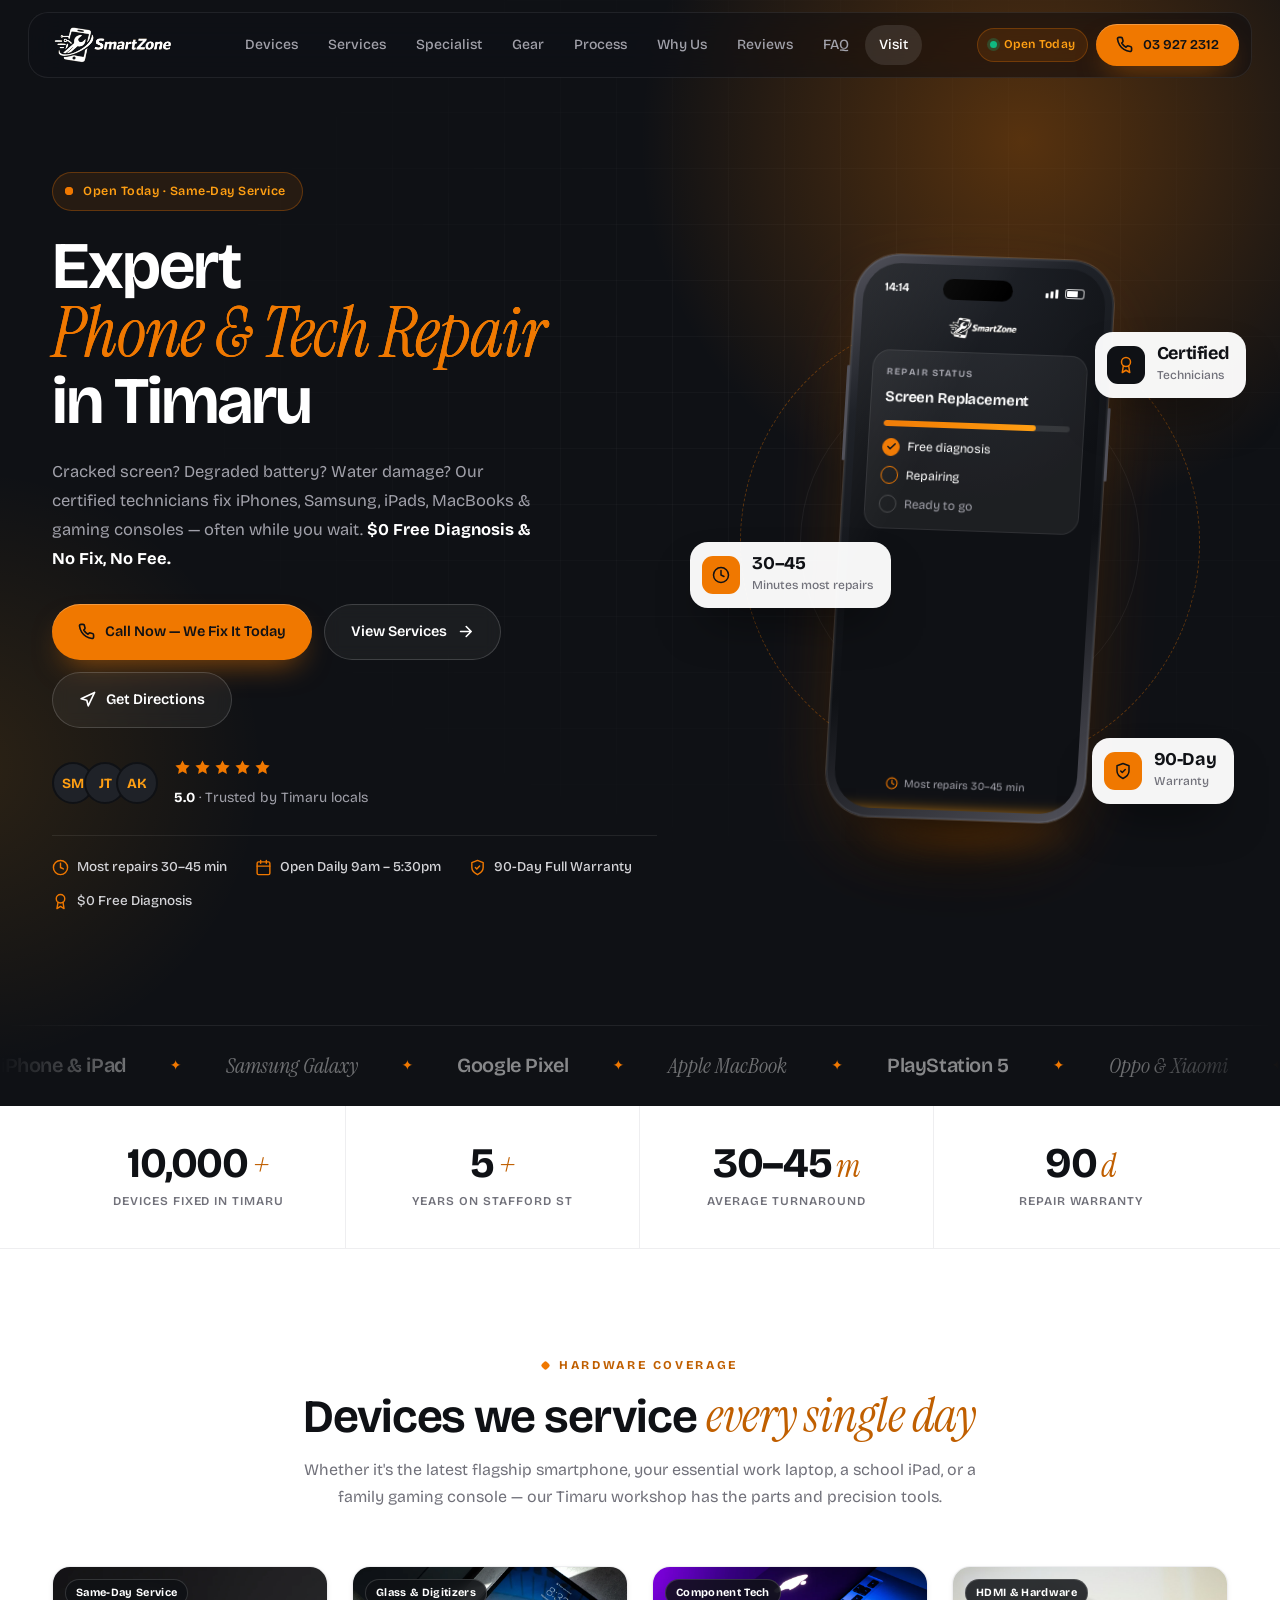
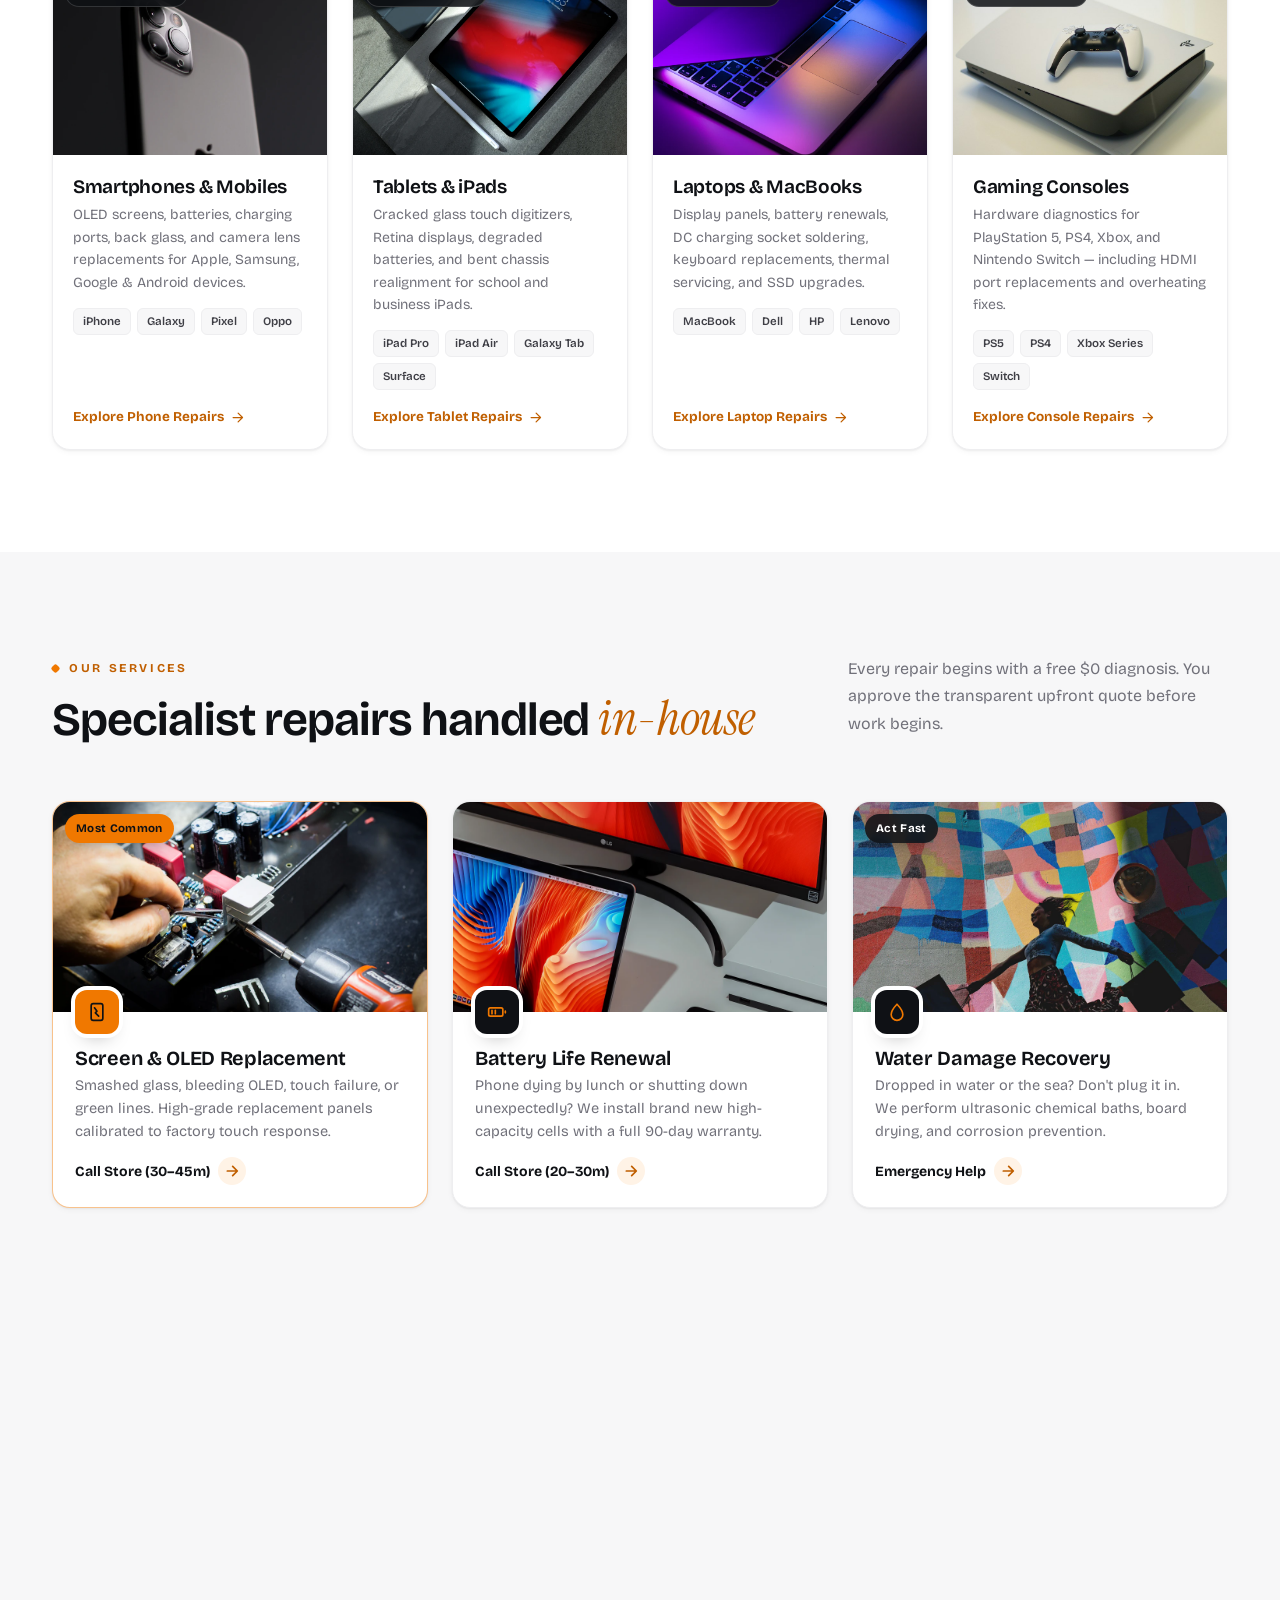
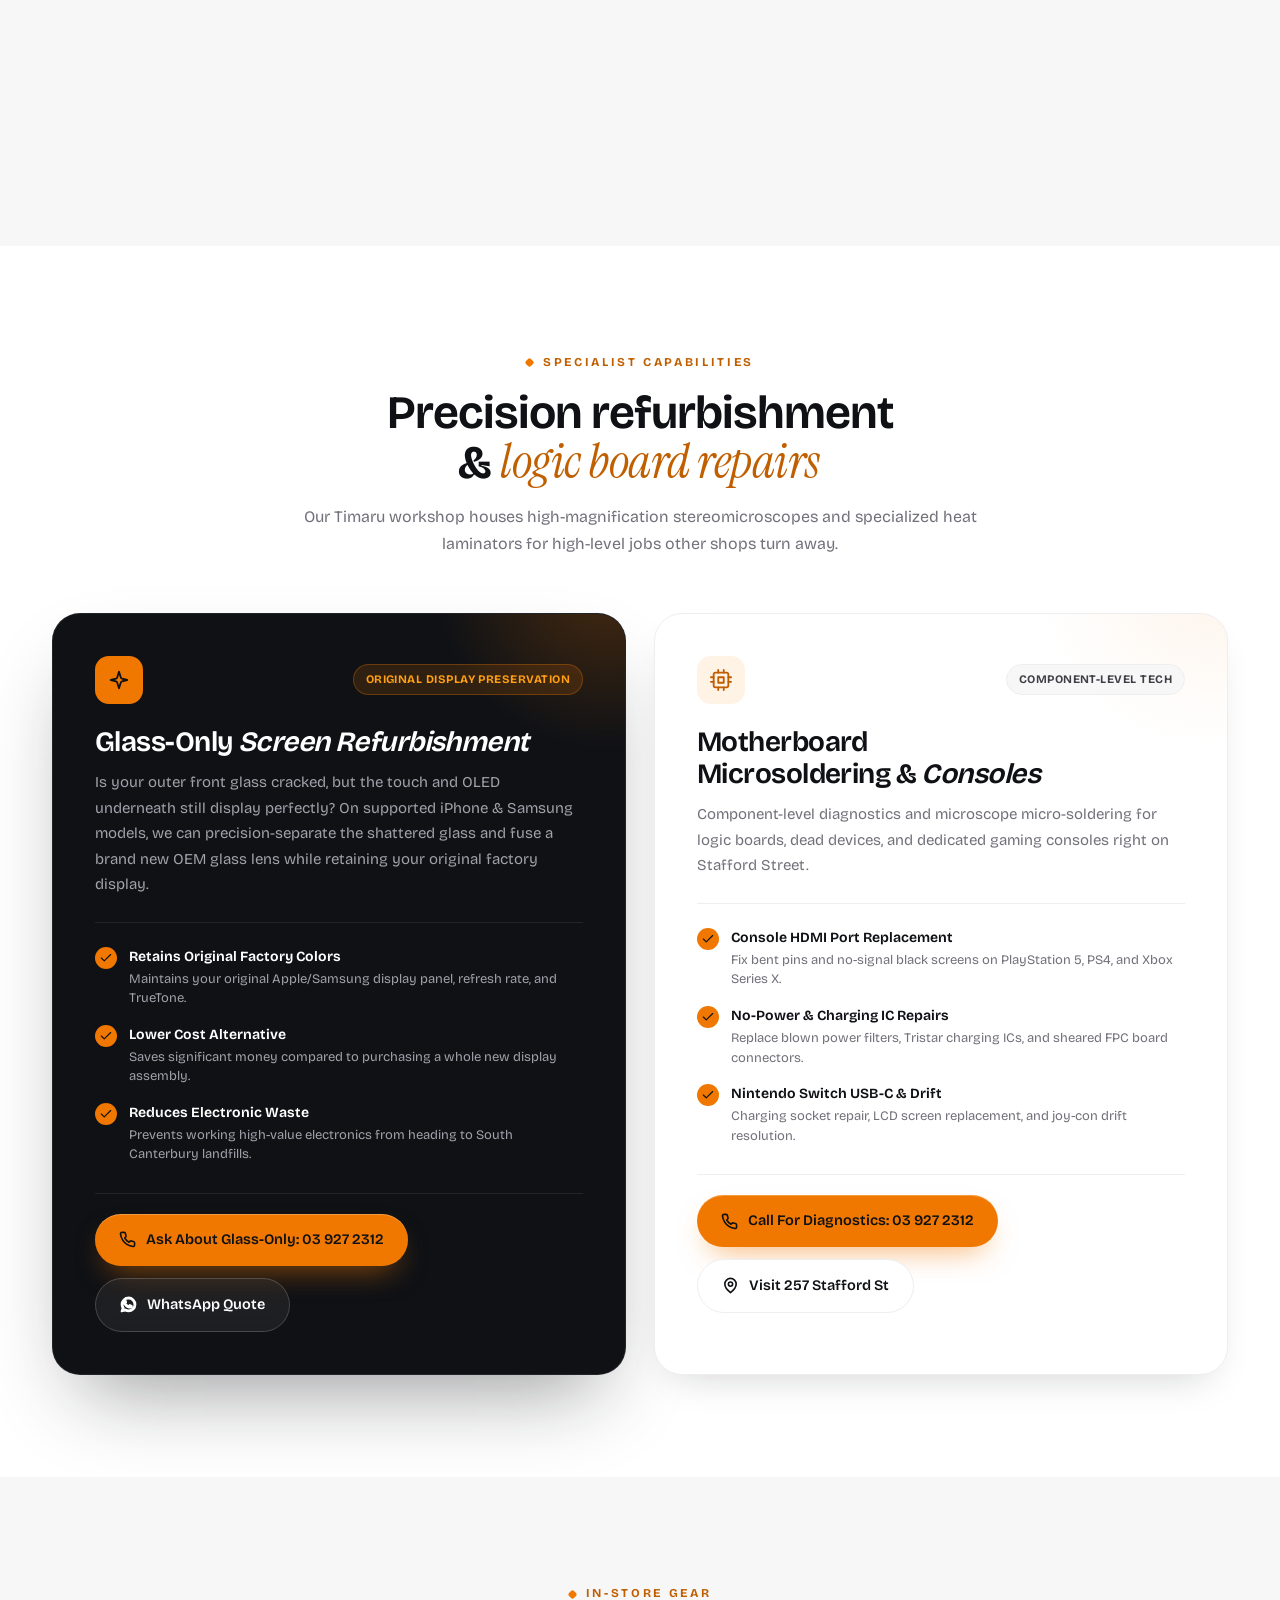
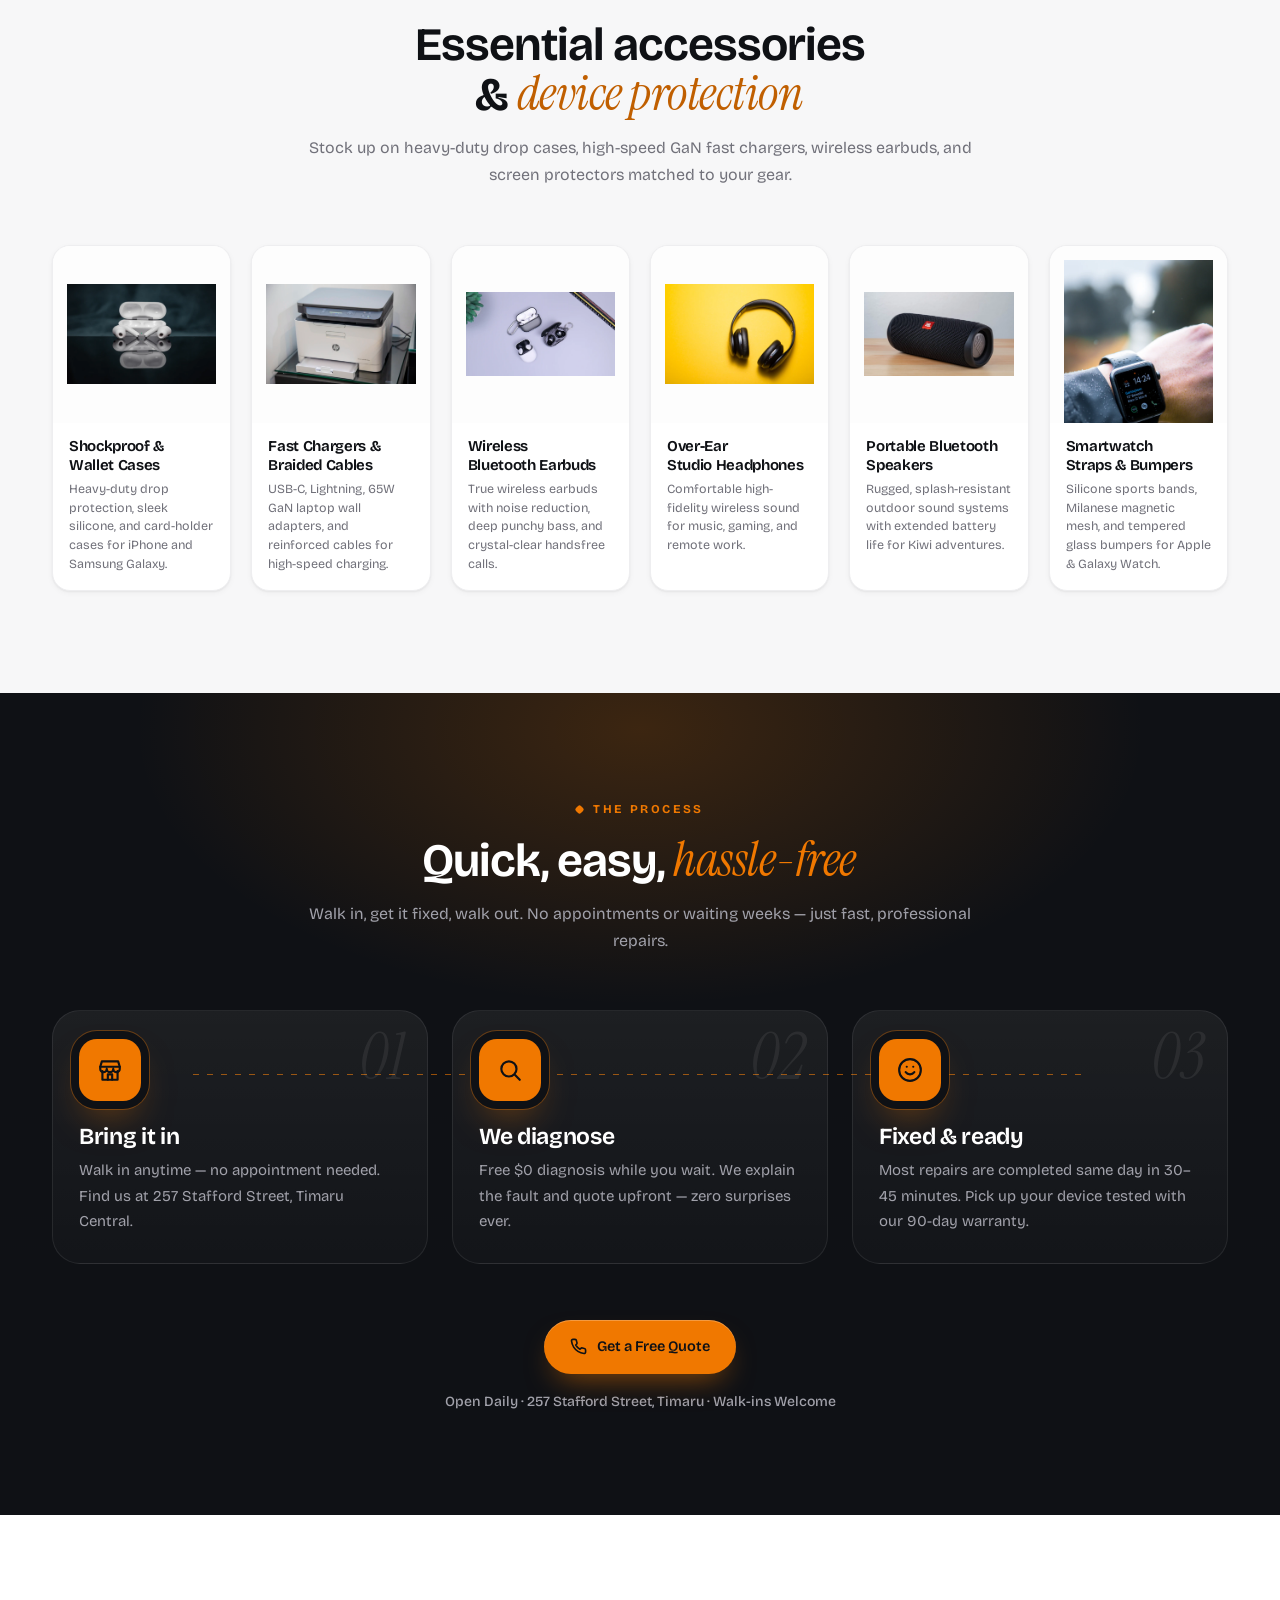
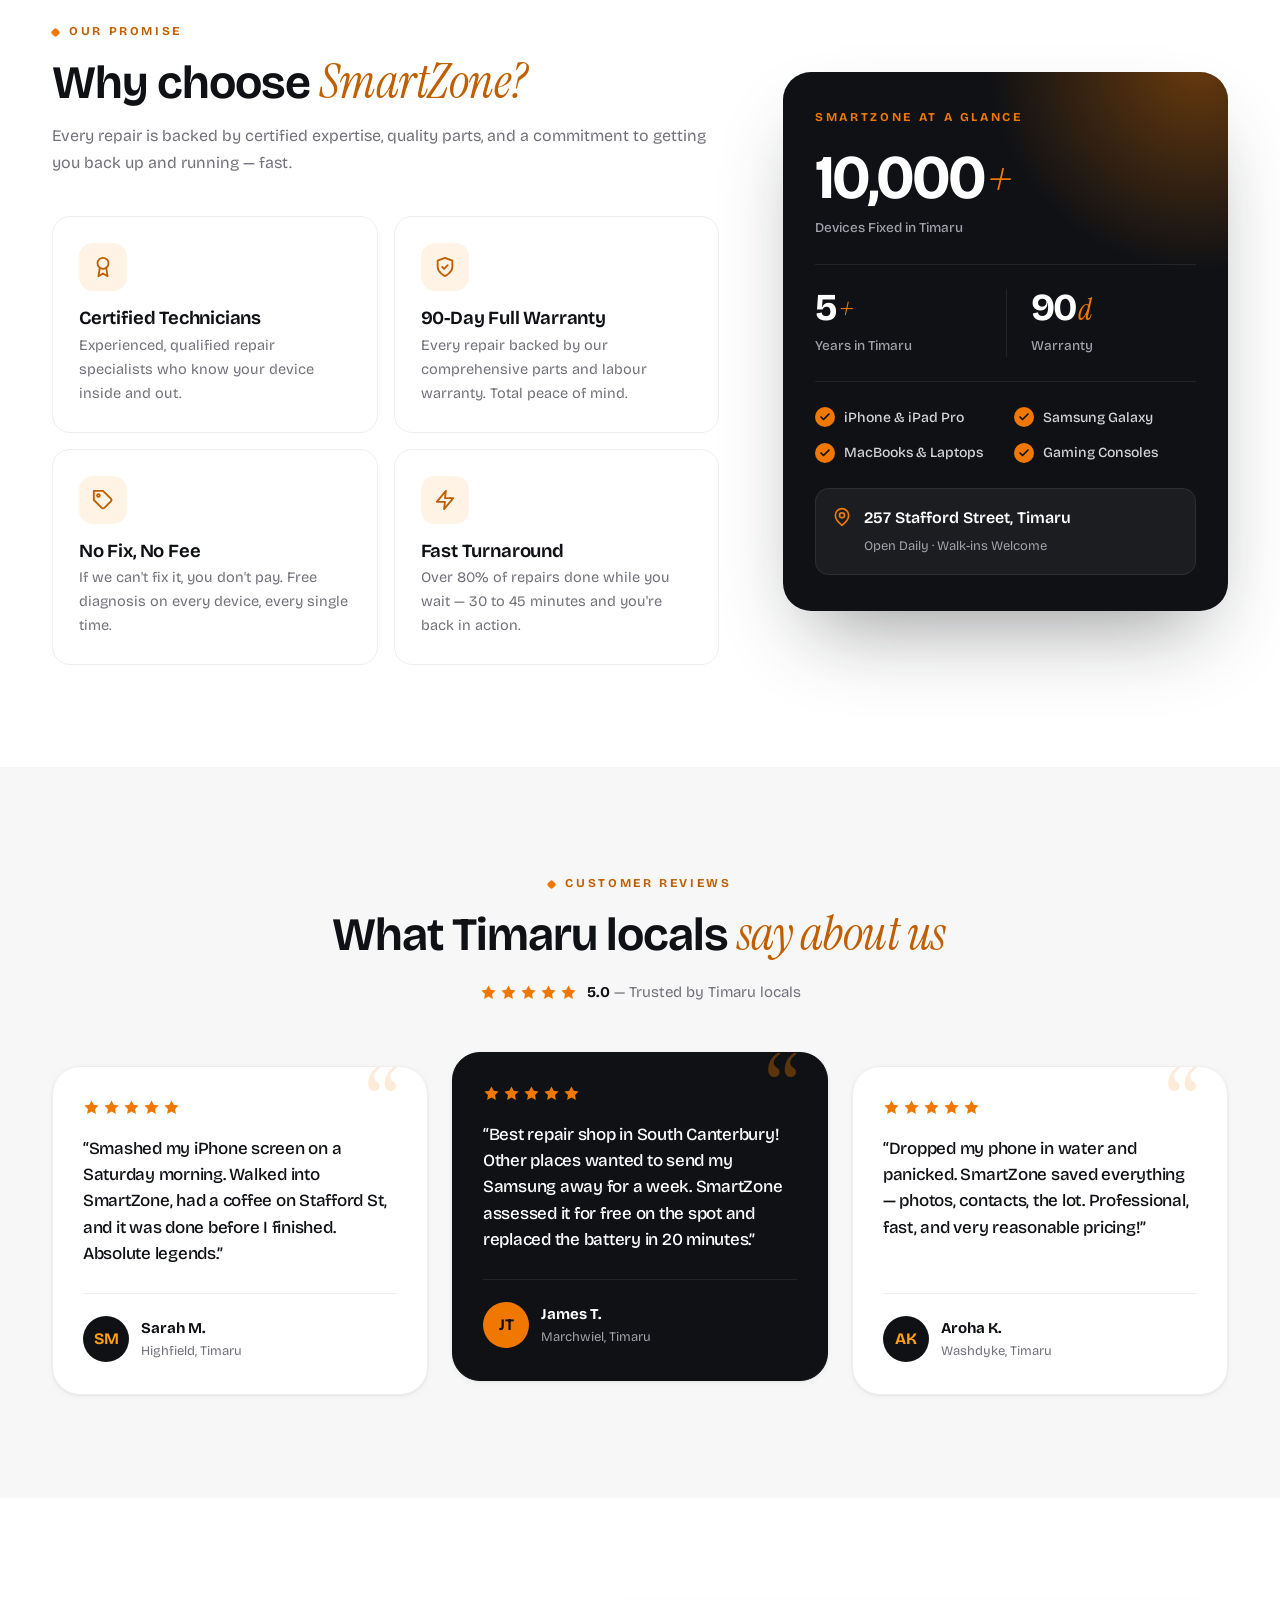
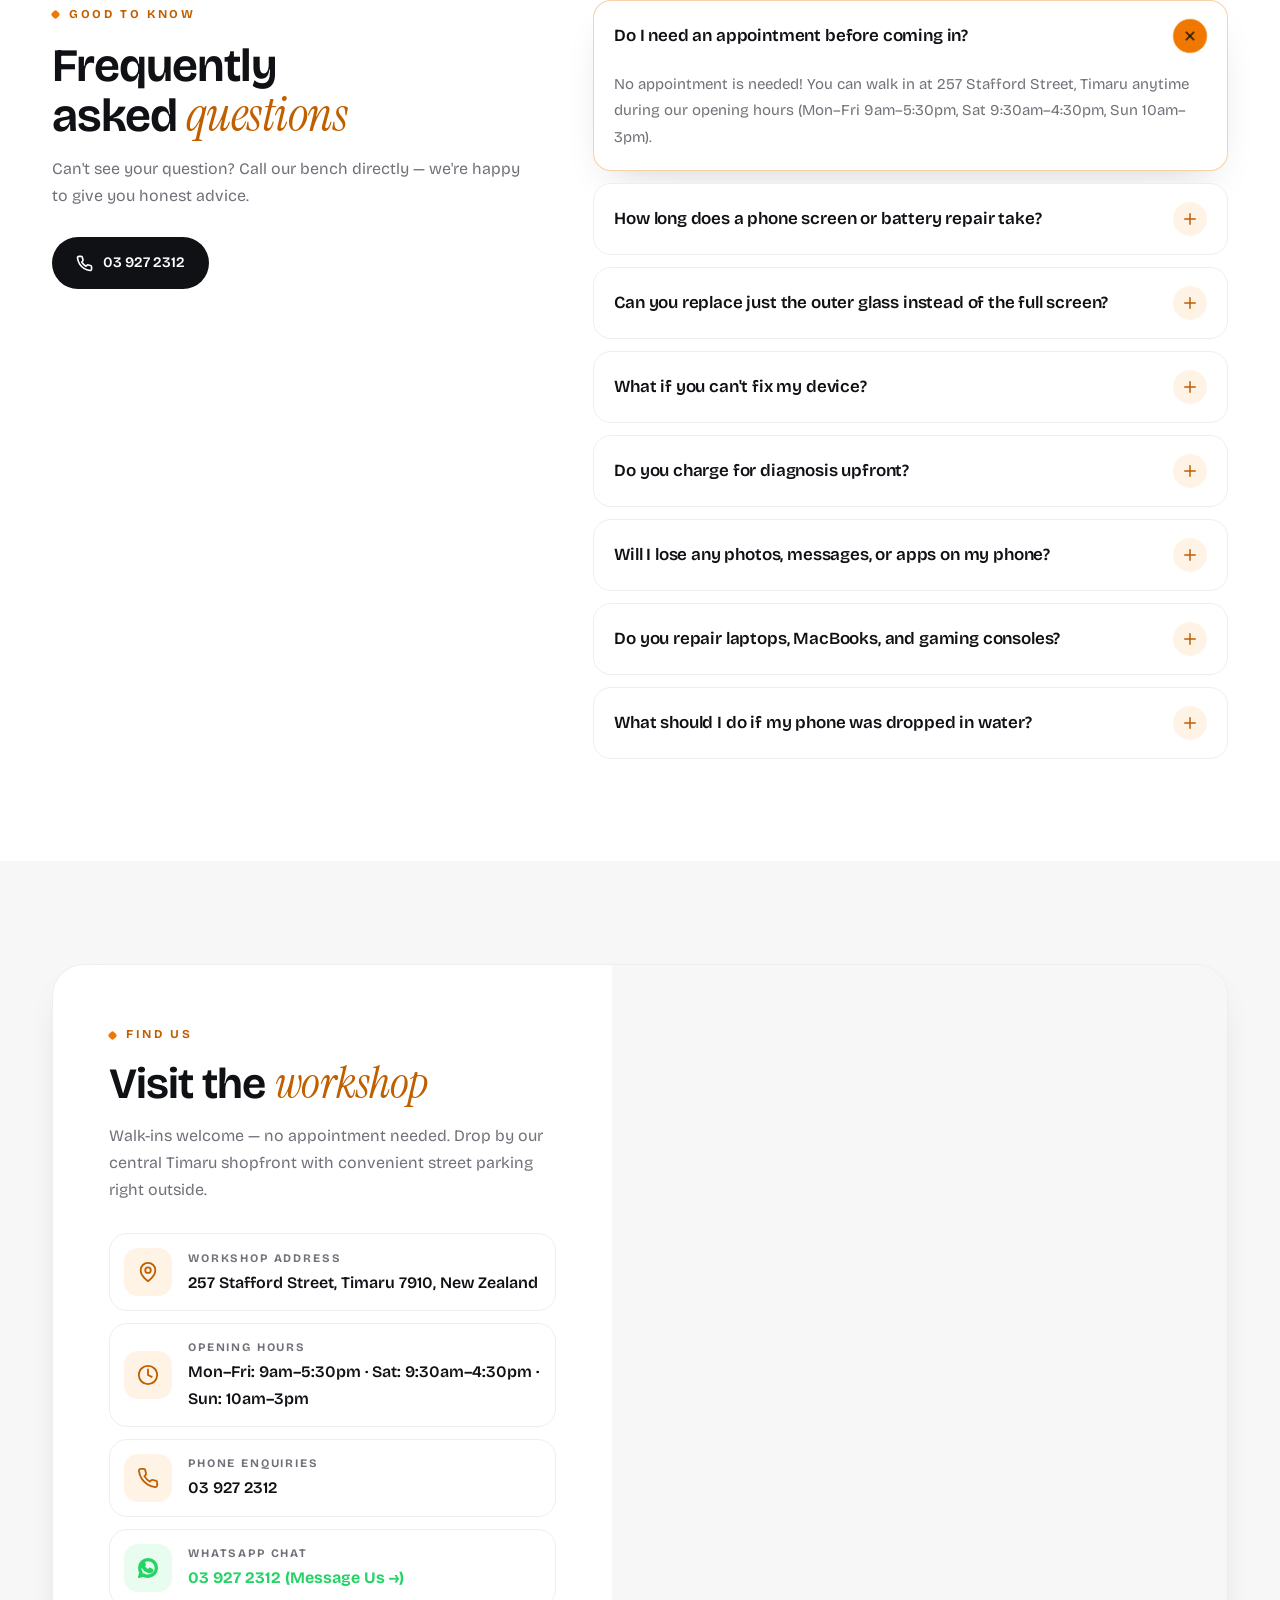
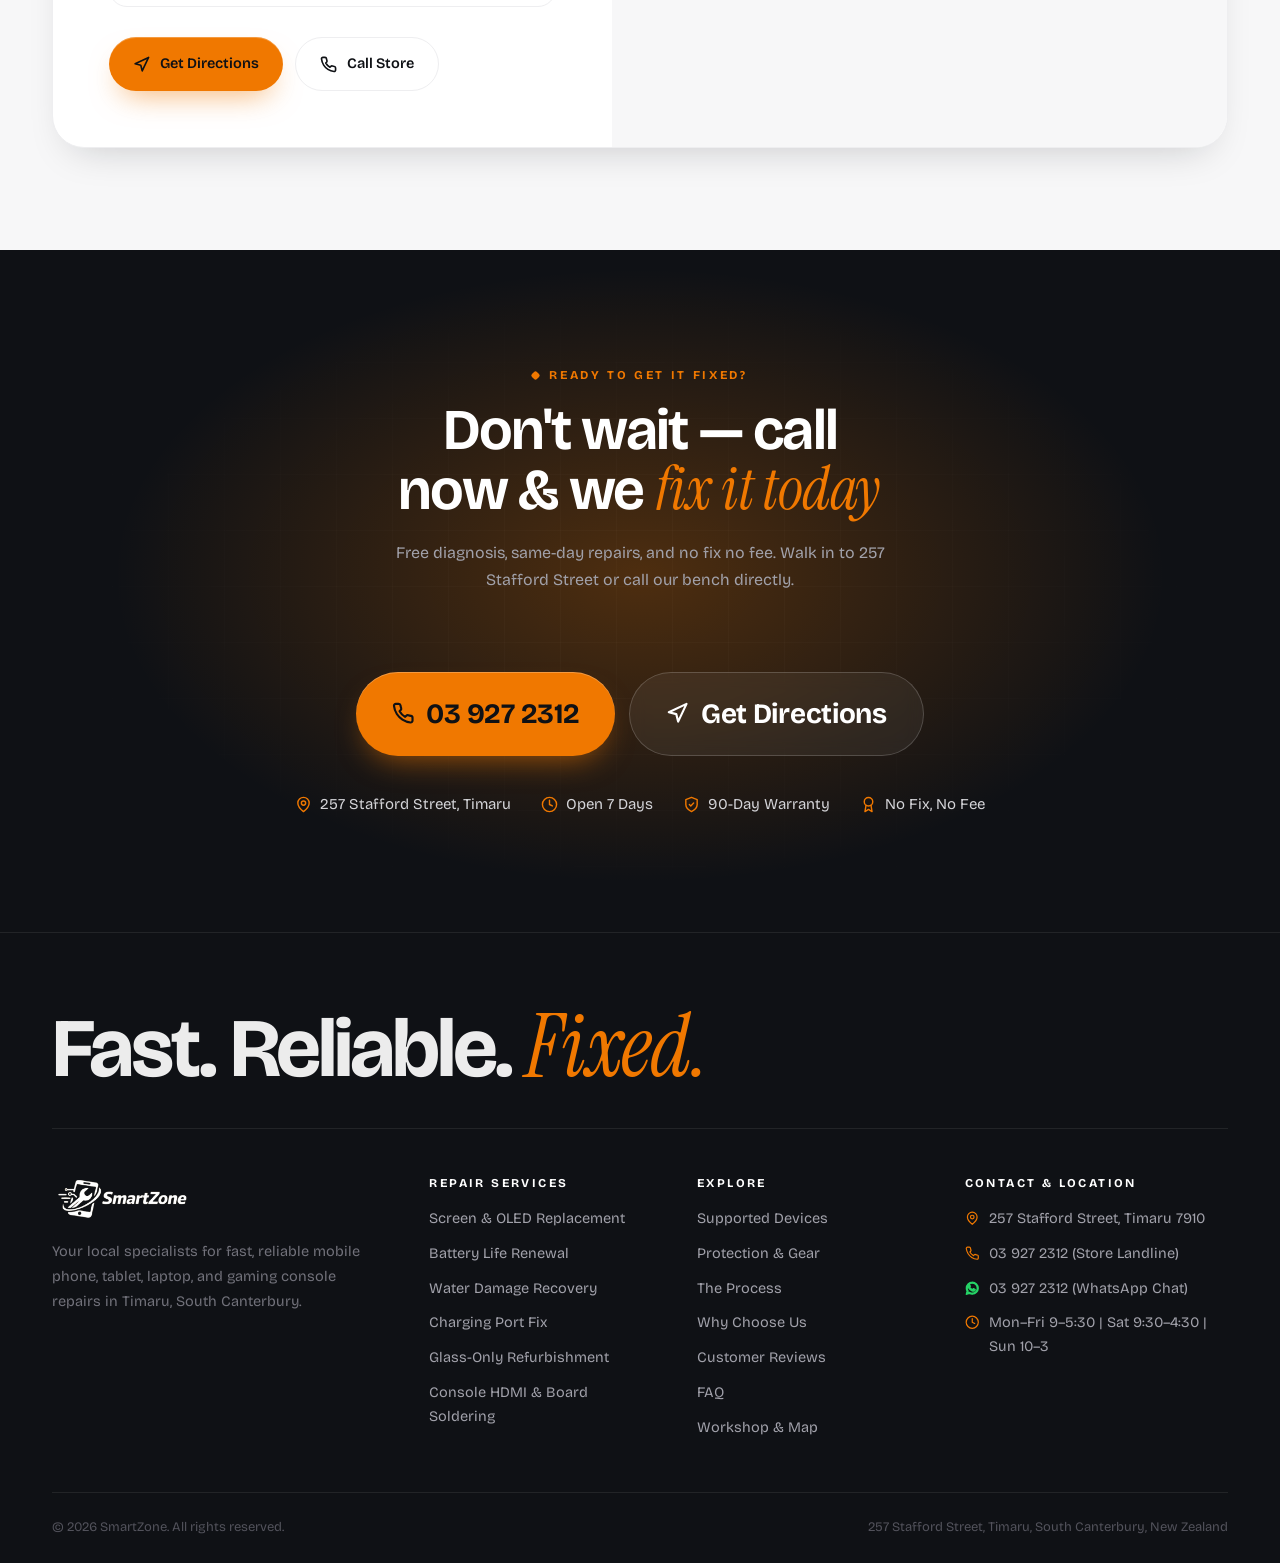
<file: index.html>
<!DOCTYPE html>
<html lang="en-NZ">
<head>
  <meta charset="UTF-8">
  <meta name="viewport" content="width=device-width, initial-scale=1.0, viewport-fit=cover">
  <title>SmartZone — Phone, Tablet &amp; Laptop Repairs in Timaru | Same-Day Service</title>
  <meta name="description" content="Cracked screen? Degraded battery? Water damage? SmartZone fixes iPhones, Samsung, MacBooks, laptops, iPads &amp; gaming consoles in Timaru. $0 free diagnosis, 30–45 min repairs, 90-day warranty.">
  <meta name="theme-color" content="#0F1115">
  <link rel="canonical" href="https://smartzonenz.co.nz/">

  <!-- Open Graph / Social Media -->
  <meta property="og:type" content="website">
  <meta property="og:locale" content="en_NZ">
  <meta property="og:site_name" content="SmartZone">
  <meta property="og:title" content="SmartZone — Phone, Tablet &amp; Laptop Repairs in Timaru">
  <meta property="og:description" content="Timaru's trusted repair specialists for phones, MacBooks, tablets, and gaming consoles. Free $0 diagnosis, same-day service, 90-day warranty. 257 Stafford Street.">
  <meta property="og:url" content="https://smartzonenz.co.nz/">
  <meta property="og:image" content="https://smartzonenz.co.nz/images/hero/hero-tech-workshop.jpg">
  <meta name="twitter:card" content="summary_large_image">

  <!-- Favicons -->
  <link rel="icon" type="image/svg+xml" href="favicon.svg">
  <link rel="icon" type="image/x-icon" href="favicon.ico">
  <link rel="apple-touch-icon" sizes="180x180" href="apple-touch-icon.png">
  <link rel="manifest" href="site.webmanifest">

  <!-- Fonts: Bricolage Grotesque (all text) · Instrument Serif (italic accents) -->
  <link rel="preconnect" href="https://fonts.googleapis.com">
  <link rel="preconnect" href="https://fonts.gstatic.com" crossorigin>
  <link href="https://fonts.googleapis.com/css2?family=Bricolage+Grotesque:opsz,wdth,wght@12..96,75..100,400..800&family=Instrument+Serif:ital@0;1&display=swap" rel="stylesheet">

  <link rel="stylesheet" href="css/styles.css">
  <script>document.documentElement.classList.add("js")</script>
  <script src="js/main.js" defer></script>

  <!-- Local Business Structured Data -->
  <script type="application/ld+json">
  {
    "@context": "https://schema.org",
    "@type": "MobilePhoneStore",
    "name": "SmartZone",
    "description": "Fast, reliable device and mobile phone repairs in Timaru. Same-day service, certified technicians, 90-day warranty, no fix no fee.",
    "url": "https://smartzonenz.co.nz/",
    "logo": "https://smartzonenz.co.nz/images/smartzone-logo.png",
    "image": "https://smartzonenz.co.nz/images/hero/hero-tech-workshop.jpg",
    "telephone": "+64 3 927 2312",
    "priceRange": "$$",
    "address": {
      "@type": "PostalAddress",
      "streetAddress": "257 Stafford Street",
      "addressLocality": "Timaru",
      "postalCode": "7910",
      "addressRegion": "South Canterbury",
      "addressCountry": "NZ"
    },
    "openingHoursSpecification": [
      {
        "@type": "OpeningHoursSpecification",
        "dayOfWeek": ["Monday","Tuesday","Wednesday","Thursday","Friday"],
        "opens": "09:00",
        "closes": "17:30"
      },
      {
        "@type": "OpeningHoursSpecification",
        "dayOfWeek": ["Saturday"],
        "opens": "09:30",
        "closes": "16:30"
      },
      {
        "@type": "OpeningHoursSpecification",
        "dayOfWeek": ["Sunday"],
        "opens": "10:00",
        "closes": "15:00"
      }
    ],
    "areaServed": "Timaru, South Canterbury, New Zealand"
  }
  </script>
  <script type="application/ld+json">
  {
    "@context": "https://schema.org",
    "@type": "FAQPage",
    "mainEntity": [
      {"@type": "Question", "name": "Do I need an appointment?", "acceptedAnswer": {"@type": "Answer", "text": "No appointment needed. Walk in anytime during opening hours at 257 Stafford Street, Timaru."}},
      {"@type": "Question", "name": "How long does a phone or tablet repair take?", "acceptedAnswer": {"@type": "Answer", "text": "Most standard screen and battery replacements are done in 30 to 45 minutes while you wait."}},
      {"@type": "Question", "name": "What if you can't fix my device?", "acceptedAnswer": {"@type": "Answer", "text": "No fix, no fee. If we can't fix your device, you pay nothing on standard diagnosis."}},
      {"@type": "Question", "name": "Can you replace just the outer glass instead of the full screen?", "acceptedAnswer": {"@type": "Answer", "text": "Yes! Where suitable, on compatible smartphones and tablets where OLED/touch is intact, glass-only refurbishment preserves your original factory display panel."}},
      {"@type": "Question", "name": "Do you repair gaming consoles and laptops?", "acceptedAnswer": {"@type": "Answer", "text": "Yes! We repair PlayStation 5, Xbox, Nintendo Switch, MacBooks, and Windows laptops for HDMI ports, power faults, overheating, and broken screens."}}
    ]
  }
  </script>
</head>
<body>

  <!-- SVG Icons Sprite -->
  <svg xmlns="http://www.w3.org/2000/svg" style="display:none" aria-hidden="true">
    <symbol id="i-phone" viewBox="0 0 24 24"><path d="M22 16.92v3a2 2 0 0 1-2.18 2 19.79 19.79 0 0 1-8.63-3.07 19.5 19.5 0 0 1-6-6 19.79 19.79 0 0 1-3.07-8.67A2 2 0 0 1 4.11 2h3a2 2 0 0 1 2 1.72 12.84 12.84 0 0 0 .7 2.81 2 2 0 0 1-.45 2.11L8.09 9.91a16 16 0 0 0 6 6l1.27-1.27a2 2 0 0 1 2.11-.45 12.84 12.84 0 0 0 2.81.7A2 2 0 0 1 22 16.92z"/></symbol>
    <symbol id="i-pin" viewBox="0 0 24 24"><path d="M20 10c0 6-8 12-8 12s-8-6-8-12a8 8 0 0 1 16 0Z"/><circle cx="12" cy="10" r="3"/></symbol>
    <symbol id="i-clock" viewBox="0 0 24 24"><circle cx="12" cy="12" r="10"/><path d="M12 6v6l4 2"/></symbol>
    <symbol id="i-shield" viewBox="0 0 24 24"><path d="M12 22s8-4 8-10V5l-8-3-8 3v7c0 6 8 10 8 10z"/><path d="m9 12 2 2 4-4"/></symbol>
    <symbol id="i-award" viewBox="0 0 24 24"><circle cx="12" cy="8" r="6"/><path d="M15.48 12.89 17 22l-5-3-5 3 1.52-9.11"/></symbol>
    <symbol id="i-zap" viewBox="0 0 24 24"><path d="M13 2 3 14h9l-1 8 10-12h-9l1-8z"/></symbol>
    <symbol id="i-tag" viewBox="0 0 24 24"><path d="M20.59 13.41 13.42 20.58a2 2 0 0 1-2.83 0L2 12V2h10l8.59 8.59a2 2 0 0 1 0 2.82z"/><circle cx="7" cy="7" r="1.5"/></symbol>
    <symbol id="i-check" viewBox="0 0 24 24"><path d="M20 6 9 17l-5-5"/></symbol>
    <symbol id="i-arrow" viewBox="0 0 24 24"><path d="M5 12h14M13 5l7 7-7 7"/></symbol>
    <symbol id="i-arrow-up" viewBox="0 0 24 24"><path d="M12 19V5M5 12l7-7 7 7"/></symbol>
    <symbol id="i-star" viewBox="0 0 24 24"><polygon points="12 2 15.09 8.26 22 9.27 17 14.14 18.18 21.02 12 17.77 5.82 21.02 7 14.14 2 9.27 8.91 8.26 12 2"/></symbol>
    <symbol id="i-store" viewBox="0 0 24 24"><path d="M3 9 4.5 4h15L21 9"/><path d="M3 9h18v2a3 3 0 0 1-6 0 3 3 0 0 1-6 0 3 3 0 0 1-6 0V9z"/><path d="M5 13v8h14v-8"/><path d="M10 21v-5h4v5"/></symbol>
    <symbol id="i-search" viewBox="0 0 24 24"><circle cx="11" cy="11" r="7"/><path d="m21 21-4.3-4.3"/></symbol>
    <symbol id="i-smile" viewBox="0 0 24 24"><circle cx="12" cy="12" r="10"/><path d="M8 14s1.5 2 4 2 4-2 4-2"/><path d="M9 9h.01M15 9h.01"/></symbol>
    <symbol id="i-wrench" viewBox="0 0 24 24"><path d="M14.7 6.3a1 1 0 0 0 0 1.4l1.6 1.6a1 1 0 0 0 1.4 0l3.77-3.77a6 6 0 0 1-7.94 7.94l-6.91 6.91a2.12 2.12 0 0 1-3-3l6.91-6.91a6 6 0 0 1 7.94-7.94l-3.76 3.76z"/></symbol>
    <symbol id="i-calendar" viewBox="0 0 24 24"><rect x="3" y="4" width="18" height="18" rx="2"/><path d="M16 2v4M8 2v4M3 10h18"/></symbol>
    <symbol id="i-directions" viewBox="0 0 24 24"><polygon points="3 11 22 2 13 21 11 13 3 11"/></symbol>
    <symbol id="i-menu" viewBox="0 0 24 24"><path d="M4 7h16M4 12h16M4 17h16"/></symbol>
    <symbol id="i-close" viewBox="0 0 24 24"><path d="M18 6 6 18M6 6l12 12"/></symbol>
    <symbol id="i-plus" viewBox="0 0 24 24"><path d="M12 5v14M5 12h14"/></symbol>
    <symbol id="i-screen" viewBox="0 0 24 24"><rect x="5" y="2" width="14" height="20" rx="2.5"/><path d="m9 7 3 4-2 2 4 4"/></symbol>
    <symbol id="i-battery" viewBox="0 0 24 24"><rect x="2" y="7" width="17" height="10" rx="2"/><path d="M22 11v2M6 10v4M10 10v4"/></symbol>
    <symbol id="i-drop" viewBox="0 0 24 24"><path d="M12 2.7s7 7.3 7 12.3a7 7 0 0 1-14 0c0-5 7-12.3 7-12.3z"/></symbol>
    <symbol id="i-plug" viewBox="0 0 24 24"><path d="M9 2v6M15 2v6M6 8h12v4a6 6 0 0 1-12 0V8zM12 18v4"/></symbol>
    <symbol id="i-power" viewBox="0 0 24 24"><path d="M18.36 6.64a9 9 0 1 1-12.73 0"/><path d="M12 2v10"/></symbol>
    <symbol id="i-lock" viewBox="0 0 24 24"><rect x="4" y="11" width="16" height="11" rx="2"/><path d="M8 11V7a4 4 0 0 1 8 0v4"/></symbol>
    <symbol id="i-sparkle" viewBox="0 0 24 24"><path d="M12 3l1.9 6.1a2 2 0 0 0 1.3 1.3L21 12l-5.8 1.6a2 2 0 0 0-1.3 1.3L12 21l-1.9-6.1a2 2 0 0 0-1.3-1.3L3 12l5.8-1.6a2 2 0 0 0 1.3-1.3L12 3z"/></symbol>
    <symbol id="i-cpu" viewBox="0 0 24 24"><rect x="4" y="4" width="16" height="16" rx="2"/><rect x="9" y="9" width="6" height="6"/><path d="M9 1v3M15 1v3M9 20v3M15 20v3M20 9h3M20 14h3M1 9h3M1 14h3"/></symbol>
    <symbol id="i-gamepad" viewBox="0 0 24 24"><line x1="6" x2="10" y1="12" y2="12"/><line x1="8" x2="8" y1="10" y2="14"/><line x1="15" x2="15.01" y1="13" y2="13"/><line x1="18" x2="18.01" y1="11" y2="11"/><rect width="20" height="12" x="2" y="6" rx="6"/></symbol>
    <symbol id="i-speaker" viewBox="0 0 24 24"><polygon points="11 5 6 9 2 9 2 15 6 15 11 19 11 5"/><path d="M15.54 8.46a5 5 0 0 1 0 7.07"/><path d="M19.07 4.93a10 10 0 0 1 0 14.14"/></symbol>
    <symbol id="i-code" viewBox="0 0 24 24"><polyline points="16 18 22 12 16 6"/><polyline points="8 6 2 12 8 18"/></symbol>
    <symbol id="i-whatsapp" viewBox="0 0 24 24" fill="currentColor">
      <path d="M12.04 2c-5.46 0-9.91 4.45-9.91 9.91 0 1.75.46 3.45 1.32 4.95L2.05 22l5.25-1.38c1.45.79 3.08 1.21 4.74 1.21 5.46 0 9.91-4.45 9.91-9.91 0-2.65-1.03-5.14-2.9-7.01A9.816 9.816 0 0 0 12.04 2m.01 1.67c2.2 0 4.26.86 5.82 2.42a8.225 8.225 0 0 1 2.41 5.83c0 4.54-3.7 8.24-8.24 8.24-1.48 0-2.93-.4-4.2-1.15l-.3-.18-3.12.82.83-3.04-.2-.31a8.196 8.196 0 0 1-1.26-4.38c0-4.54 3.7-8.24 8.25-8.24m4.53 11.53c-.25.7-1.47 1.35-2.02 1.4-.55.05-1.06.25-3.57-.75-3.01-1.2-4.9-4.32-5.05-4.52-.15-.2-1.18-1.58-1.18-3.01 0-1.43.75-2.14 1.01-2.44.25-.3.55-.38.75-.38.2 0 .43 0 .61.01.2 0 .45-.07.7.53.25.61.85 2.07.92 2.22.07.15.12.33.02.53-.1.2-.15.33-.3.51-.15.18-.31.33-.46.53-.15.15-.3.33-.13.63.18.3.78 1.28 1.67 2.07 1.14 1.02 2.1 1.34 2.4 1.49.3.15.48.13.66-.08.18-.2.75-.87.95-1.17.2-.3.4-.25.68-.15.28.1 1.73.82 2.03.97.3.15.5.23.58.35.08.13.08.73-.17 1.43"/>
    </symbol>
  </svg>

  <a class="skip-link" href="#main">Skip to main content</a>
  <div class="scroll-progress" aria-hidden="true"><span></span></div>

  <!-- ================= SITE HEADER (Floating Glass Pill) ================= -->
  <header class="site-header" id="top">
    <div class="header-shell">
      <div class="container header-inner">
        <a href="./" class="logo" aria-label="SmartZone — home">
          <img src="images/smartzone-logo.png" alt="SmartZone — Phone Repair in Timaru" width="152" height="40" fetchpriority="high">
        </a>

        <nav class="nav" aria-label="Main navigation">
          <a href="#devices">Devices</a>
          <a href="#services">Services</a>
          <a href="#specialist">Specialist</a>
          <a href="#accessories">Gear</a>
          <a href="#how-it-works">Process</a>
          <a href="#why-us">Why Us</a>
          <a href="#testimonials">Reviews</a>
          <a href="#faq">FAQ</a>
          <a href="#visit">Visit</a>
        </nav>

        <div class="header-actions">
          <div class="status-pill" title="Store status in Timaru">
            <span class="pulse-dot"></span>
            <span>Open Today</span>
          </div>

          <a href="tel:+6439272312" class="btn btn-primary btn-sm" aria-label="Call 03 927 2312">
            <svg class="icon"><use href="#i-phone"/></svg>
            <span class="hide-xs">03 927 2312</span>
            <span class="show-xs">Call</span>
          </a>

          <button class="menu-btn" id="menu-btn" aria-label="Open menu" aria-expanded="false" aria-controls="mobile-menu">
            <svg class="icon icon-open"><use href="#i-menu"/></svg>
            <svg class="icon icon-close"><use href="#i-close"/></svg>
          </button>
        </div>
      </div>

      <!-- Mobile Dropdown Drawer -->
      <nav class="mobile-menu" id="mobile-menu" aria-label="Mobile navigation">
        <div class="container">
          <a href="#devices"><span>01</span>Devices We Repair</a>
          <a href="#services"><span>02</span>Repair Services</a>
          <a href="#specialist"><span>03</span>Specialist Capabilities</a>
          <a href="#accessories"><span>04</span>Protection &amp; Gear</a>
          <a href="#how-it-works"><span>05</span>How It Works</a>
          <a href="#why-us"><span>06</span>Why Choose Us</a>
          <a href="#testimonials"><span>07</span>Customer Reviews</a>
          <a href="#faq"><span>08</span>FAQ</a>
          <a href="#visit"><span>09</span>Visit Store &amp; Hours</a>
          <a href="tel:+6439272312" class="btn btn-primary btn-block">
            <svg class="icon"><use href="#i-phone"/></svg>
            Call 03 927 2312 — We Fix It Today
          </a>
          <a href="https://wa.me/6439272312?text=Hi%20SmartZone%2C%20I%20would%20like%20to%20enquire%20about%20a%20repair." target="_blank" rel="noopener" class="btn btn-whatsapp btn-block" style="margin-top:0;">
            <svg class="icon"><use href="#i-whatsapp"/></svg>
            WhatsApp Fast Quote
          </a>
        </div>
      </nav>
    </div>
  </header>

  <main id="main">

    <!-- ================= HERO SECTION (With Signature Animated Self-Repairing Phone) ================= -->
    <section class="hero">
      <div class="hero-grid-bg" aria-hidden="true"></div>
      <div class="hero-glow" data-parallax="0.12" aria-hidden="true"></div>
      <div class="hero-glow hero-glow-2" data-parallax="-0.08" aria-hidden="true"></div>

      <div class="container hero-inner">
        <!-- Hero Text -->
        <div class="hero-copy">
          <div class="status-badge" data-reveal>
            <span class="pulse" aria-hidden="true"></span>
            <span data-open-status>Same-Day Repairs in Timaru</span>
          </div>

          <h1 class="hero-title" data-reveal>
            Expert <em>Phone &amp; Tech Repair</em><br> in Timaru
          </h1>

          <p class="hero-lead" data-reveal>
            Cracked screen? Degraded battery? Water damage? Our certified technicians fix iPhones, Samsung, iPads, MacBooks &amp; gaming consoles &mdash; often while you wait. <strong>$0 Free Diagnosis &amp; No Fix, No Fee.</strong>
          </p>

          <div class="hero-ctas" data-reveal>
            <a href="tel:+6439272312" class="btn btn-primary btn-lg">
              <svg class="icon"><use href="#i-phone"/></svg>
              <span>Call Now — We Fix It Today</span>
            </a>
            <a href="#services" class="btn btn-glass btn-lg">
              <span>View Services</span>
              <svg class="icon"><use href="#i-arrow"/></svg>
            </a>
            <a href="https://www.google.com/maps/dir/?api=1&amp;destination=257+Stafford+Street,+Timaru,+New+Zealand" target="_blank" rel="noopener" class="btn btn-glass btn-lg">
              <svg class="icon"><use href="#i-directions"/></svg>
              <span>Get Directions</span>
            </a>
          </div>

          <div class="hero-proof" data-reveal>
            <div class="avatars" aria-hidden="true">
              <span>SM</span><span>JT</span><span>AK</span>
            </div>
            <div>
              <span class="stars" aria-hidden="true">
                <svg class="icon"><use href="#i-star"/></svg><svg class="icon"><use href="#i-star"/></svg><svg class="icon"><use href="#i-star"/></svg><svg class="icon"><use href="#i-star"/></svg><svg class="icon"><use href="#i-star"/></svg>
              </span>
              <p><strong>5.0</strong> · Trusted by Timaru locals</p>
            </div>
          </div>

          <ul class="hero-signals" data-reveal>
            <li><svg class="icon"><use href="#i-clock"/></svg> Most repairs 30–45 min</li>
            <li><svg class="icon"><use href="#i-calendar"/></svg> <span data-open-short>Open Daily 9am – 5:30pm</span></li>
            <li><svg class="icon"><use href="#i-shield"/></svg> 90-Day Full Warranty</li>
            <li><svg class="icon"><use href="#i-award"/></svg> $0 Free Diagnosis</li>
          </ul>
        </div>

        <!-- Hero Animated Phone (The Client's Favorite Feature) -->
        <div class="hero-visual" data-reveal>
          <div class="hero-ring" aria-hidden="true"></div>
          <div class="hero-ring hero-ring-2" aria-hidden="true"></div>

          <!-- Animated phone: cracked screen → scan → fixed (pure HTML/CSS/SVG) -->
          <div class="device-wrap" data-parallax="-0.04">
            <div class="device" role="img" aria-label="Illustration of a phone screen being repaired: cracked, scanned, then fixed with a 90-day warranty">
              <span class="device-btn device-btn-power" aria-hidden="true"></span>
              <span class="device-btn device-btn-vol" aria-hidden="true"></span>
              <div class="device-screen" aria-hidden="true">
                <div class="ds-statusbar">
                  <span data-nz-time>9:41</span>
                  <span class="ds-camera"></span>
                  <span class="ds-sys"><i></i><i></i><i></i><b></b></span>
                </div>

                <div class="ds-brand">
                  <img src="images/smartzone-logo.png" alt="" width="120" height="38">
                </div>

                <div class="ds-card">
                  <small>Repair status</small>
                  <strong>Screen Replacement</strong>
                  <div class="ds-progress"><span></span></div>
                  <ul class="ds-steps">
                    <li class="ds-step ds-step-1"><i><svg class="icon"><use href="#i-check"/></svg></i>Free diagnosis</li>
                    <li class="ds-step ds-step-2"><i><svg class="icon"><use href="#i-check"/></svg></i>Repairing</li>
                    <li class="ds-step ds-step-3"><i><svg class="icon"><use href="#i-check"/></svg></i>Ready to go</li>
                  </ul>
                </div>

                <div class="ds-done">
                  <span class="ds-done-badge"><svg class="icon"><use href="#i-check"/></svg></span>
                  <strong>Fixed today</strong>
                  <small>90-day warranty</small>
                </div>

                <div class="ds-time">
                  <svg class="icon"><use href="#i-clock"/></svg>
                  Most repairs 30–45 min
                </div>

                <svg class="ds-crack" viewBox="0 0 300 640" preserveAspectRatio="none">
                  <g fill="none" stroke="rgba(255,255,255,.85)" stroke-linecap="round" stroke-linejoin="round">
                    <path stroke-width="1.6" d="M188 214 L150 160 L136 96 L104 40 L92 0"/>
                    <path stroke-width="1.4" d="M188 214 L244 168 L300 150"/>
                    <path stroke-width="1.6" d="M188 214 L262 262 L300 300"/>
                    <path stroke-width="1.5" d="M188 214 L206 300 L196 392 L222 470 L214 560 L236 640"/>
                    <path stroke-width="1.4" d="M188 214 L120 248 L60 238 L0 270"/>
                    <path stroke-width="1.3" d="M188 214 L140 300 L84 352 L40 450 L0 492"/>
                    <path stroke-width="1" d="M150 160 L118 170 L70 150"/>
                    <path stroke-width="1" d="M206 300 L250 330 L300 340"/>
                    <path stroke-width="1" d="M140 300 L168 360 L150 420"/>
                    <path stroke-width="1" d="M244 168 L238 110 L262 60"/>
                    <path stroke-width=".9" d="M196 392 L150 470 L120 560"/>
                    <path stroke-width=".9" d="M120 248 L96 300"/>
                  </g>
                  <circle cx="188" cy="214" r="9" fill="rgba(255,255,255,.18)" stroke="rgba(255,255,255,.7)" stroke-width="1.2"/>
                </svg>
                <span class="ds-scan"></span>
                <span class="ds-glare"></span>
              </div>
            </div>
            <div class="device-shadow" aria-hidden="true"></div>
          </div>

          <!-- Floating Badges -->
          <div class="float-card float-a">
            <span class="float-icon"><svg class="icon"><use href="#i-clock"/></svg></span>
            <div><strong>30–45</strong><small>Minutes most repairs</small></div>
          </div>
          <div class="float-card float-b">
            <span class="float-icon"><svg class="icon"><use href="#i-award"/></svg></span>
            <div><strong>Certified</strong><small>Technicians</small></div>
          </div>
          <div class="float-card float-c">
            <span class="float-icon"><svg class="icon"><use href="#i-shield"/></svg></span>
            <div><strong>90-Day</strong><small>Warranty</small></div>
          </div>
        </div>
      </div>

      <!-- Looping Brand Ticker Marquee -->
      <div class="ticker" aria-label="Brands we repair: Apple iPhone, Samsung Galaxy, Google Pixel, MacBook, PlayStation, Oppo, Xbox, Nintendo Switch">
        <div class="ticker-track" aria-hidden="true">
          <span>iPhone &amp; iPad</span><i>✦</i><span>Samsung Galaxy</span><i>✦</i><span>Google Pixel</span><i>✦</i><span>Apple MacBook</span><i>✦</i><span>PlayStation 5</span><i>✦</i><span>Oppo &amp; Xiaomi</span><i>✦</i><span>Xbox Series</span><i>✦</i><span>Nintendo Switch</span><i>✦</i>
          <span>iPhone &amp; iPad</span><i>✦</i><span>Samsung Galaxy</span><i>✦</i><span>Google Pixel</span><i>✦</i><span>Apple MacBook</span><i>✦</i><span>PlayStation 5</span><i>✦</i><span>Oppo &amp; Xiaomi</span><i>✦</i><span>Xbox Series</span><i>✦</i><span>Nintendo Switch</span><i>✦</i>
        </div>
      </div>
    </section>

    <!-- ================= STATS SECTION ================= -->
    <section class="stats" aria-label="SmartZone in numbers">
      <div class="container">
        <div class="stats-grid">
          <div class="stat" data-reveal>
            <strong><span data-count="10000">10,000</span><em>+</em></strong>
            <small>Devices Fixed in Timaru</small>
          </div>
          <div class="stat" data-reveal>
            <strong><span data-count="5">5</span><em>+</em></strong>
            <small>Years on Stafford St</small>
          </div>
          <div class="stat" data-reveal>
            <strong>30–45<em>m</em></strong>
            <small>Average Turnaround</small>
          </div>
          <div class="stat" data-reveal>
            <strong><span data-count="90">90</span><em>d</em></strong>
            <small>Repair Warranty</small>
          </div>
        </div>
      </div>
    </section>

    <!-- ================= HARDWARE COVERAGE (DEVICES WE SERVICE) ================= -->
    <section class="section" id="devices">
      <div class="container">
        <header class="section-head" data-reveal>
          <span class="eyebrow">Hardware Coverage</span>
          <h2>Devices we service <em>every single day</em></h2>
          <p>Whether it's the latest flagship smartphone, your essential work laptop, a school iPad, or a family gaming console &mdash; our Timaru workshop has the parts and precision tools.</p>
        </header>

        <div class="devices-grid">
          <!-- 1. Smartphones -->
          <article class="device-card" data-reveal data-spotlight>
            <div class="device-card-media">
              <span class="device-card-badge">Same-Day Service</span>
              <img src="images/devices/smartphones-880.webp" alt="Smartphone and mobile repairs in Timaru" width="880" height="605" loading="lazy">
            </div>
            <div class="device-card-body">
              <h3>Smartphones &amp; Mobiles</h3>
              <p>OLED screens, batteries, charging ports, back glass, and camera lens replacements for Apple, Samsung, Google &amp; Android devices.</p>
              <div class="device-tags">
                <span>iPhone</span><span>Galaxy</span><span>Pixel</span><span>Oppo</span>
              </div>
              <a href="#services" class="card-link-btn">
                <span>Explore Phone Repairs</span>
                <svg class="icon"><use href="#i-arrow"/></svg>
              </a>
            </div>
          </article>

          <!-- 2. Tablets -->
          <article class="device-card" data-reveal data-spotlight>
            <div class="device-card-media">
              <span class="device-card-badge">Glass &amp; Digitizers</span>
              <img src="images/devices/tablets-880.webp" alt="Tablet and iPad repairs Timaru" width="880" height="605" loading="lazy">
            </div>
            <div class="device-card-body">
              <h3>Tablets &amp; iPads</h3>
              <p>Cracked glass touch digitizers, Retina displays, degraded batteries, and bent chassis realignment for school and business iPads.</p>
              <div class="device-tags">
                <span>iPad Pro</span><span>iPad Air</span><span>Galaxy Tab</span><span>Surface</span>
              </div>
              <a href="#services" class="card-link-btn">
                <span>Explore Tablet Repairs</span>
                <svg class="icon"><use href="#i-arrow"/></svg>
              </a>
            </div>
          </article>

          <!-- 3. Laptops -->
          <article class="device-card" data-reveal data-spotlight>
            <div class="device-card-media">
              <span class="device-card-badge">Component Tech</span>
              <img src="images/devices/laptops-880.webp" alt="Laptop and MacBook repair in Timaru" width="880" height="605" loading="lazy">
            </div>
            <div class="device-card-body">
              <h3>Laptops &amp; MacBooks</h3>
              <p>Display panels, battery renewals, DC charging socket soldering, keyboard replacements, thermal servicing, and SSD upgrades.</p>
              <div class="device-tags">
                <span>MacBook</span><span>Dell</span><span>HP</span><span>Lenovo</span>
              </div>
              <a href="#services" class="card-link-btn">
                <span>Explore Laptop Repairs</span>
                <svg class="icon"><use href="#i-arrow"/></svg>
              </a>
            </div>
          </article>

          <!-- 4. Consoles -->
          <article class="device-card" data-reveal data-spotlight>
            <div class="device-card-media">
              <span class="device-card-badge">HDMI &amp; Hardware</span>
              <img src="images/devices/consoles-880.jpg" alt="Gaming console repairs in Timaru" width="880" height="605" loading="lazy">
            </div>
            <div class="device-card-body">
              <h3>Gaming Consoles</h3>
              <p>Hardware diagnostics for PlayStation 5, PS4, Xbox, and Nintendo Switch &mdash; including HDMI port replacements and overheating fixes.</p>
              <div class="device-tags">
                <span>PS5</span><span>PS4</span><span>Xbox Series</span><span>Switch</span>
              </div>
              <a href="#specialist" class="card-link-btn">
                <span>Explore Console Repairs</span>
                <svg class="icon"><use href="#i-arrow"/></svg>
              </a>
            </div>
          </article>
        </div>
      </div>
    </section>

    <!-- ================= CORE REPAIR SERVICES (BENTO GRID) ================= -->
    <section class="section section-alt" id="services">
      <div class="container">
        <header class="section-head section-head-split" data-reveal>
          <div>
            <span class="eyebrow">Our Services</span>
            <h2>Specialist repairs handled <em>in-house</em></h2>
          </div>
          <p>Every repair begins with a free $0 diagnosis. You approve the transparent upfront quote before work begins.</p>
        </header>

        <div class="bento">
          <!-- 1. Screen Replacement -->
          <article class="service-card service-feature" data-reveal data-spotlight>
            <div class="service-media">
              <img src="images/services/screen-960.webp" alt="Cracked phone screen replacement in Timaru" width="960" height="600" loading="lazy">
              <span class="service-tag">Most Common</span>
            </div>
            <div class="service-body">
              <span class="service-icon"><svg class="icon"><use href="#i-screen"/></svg></span>
              <h3>Screen &amp; OLED Replacement</h3>
              <p>Smashed glass, bleeding OLED, touch failure, or green lines. High-grade replacement panels calibrated to factory touch response.</p>
              <a href="tel:+6439272312" class="link-arrow" aria-label="Call for Screen Replacement">Call Store (30–45m) <svg class="icon"><use href="#i-arrow"/></svg></a>
            </div>
          </article>

          <!-- 2. Battery Replacement -->
          <article class="service-card" data-reveal data-spotlight>
            <div class="service-media">
              <img src="images/services/battery-960.webp" alt="Smartphone battery replacement Timaru" width="960" height="600" loading="lazy">
            </div>
            <div class="service-body">
              <span class="service-icon"><svg class="icon"><use href="#i-battery"/></svg></span>
              <h3>Battery Life Renewal</h3>
              <p>Phone dying by lunch or shutting down unexpectedly? We install brand new high-capacity cells with a full 90-day warranty.</p>
              <a href="tel:+6439272312" class="link-arrow" aria-label="Call for Battery Replacement">Call Store (20–30m) <svg class="icon"><use href="#i-arrow"/></svg></a>
            </div>
          </article>

          <!-- 3. Water Damage Recovery -->
          <article class="service-card" data-reveal data-spotlight>
            <div class="service-media">
              <img src="images/services/water-960.webp" alt="Water damage phone treatment Timaru" width="960" height="600" loading="lazy">
              <span class="service-tag service-tag-urgent">Act Fast</span>
            </div>
            <div class="service-body">
              <span class="service-icon"><svg class="icon"><use href="#i-drop"/></svg></span>
              <h3>Water Damage Recovery</h3>
              <p>Dropped in water or the sea? Don't plug it in. We perform ultrasonic chemical baths, board drying, and corrosion prevention.</p>
              <a href="tel:+6439272312" class="link-arrow" aria-label="Emergency Water Damage Help">Emergency Help <svg class="icon"><use href="#i-arrow"/></svg></a>
            </div>
          </article>

          <!-- 4. Charging Port Fix -->
          <article class="service-card" data-reveal data-spotlight>
            <div class="service-media">
              <img src="images/services/signal-960.webp" alt="Phone charging port repair Timaru" width="960" height="600" loading="lazy">
            </div>
            <div class="service-body">
              <span class="service-icon"><svg class="icon"><use href="#i-plug"/></svg></span>
              <h3>Charging Port &amp; Power Jacks</h3>
              <p>Having to wiggle the cord to charge? Loose Lightning or USB-C dock? We clear compacted lint, resolder loose pads, or replace the port.</p>
              <a href="tel:+6439272312" class="link-arrow" aria-label="Call for Charging Port Fix">Get a Quote <svg class="icon"><use href="#i-arrow"/></svg></a>
            </div>
          </article>

          <!-- 5. Audio & Speaker -->
          <article class="service-card" data-reveal data-spotlight>
            <div class="service-media">
              <img src="images/services/audio-960.webp" alt="Speaker and microphone fix Timaru" width="960" height="600" loading="lazy">
            </div>
            <div class="service-body">
              <span class="service-icon"><svg class="icon"><use href="#i-speaker"/></svg></span>
              <h3>Speaker, Earpiece &amp; Mic Fixes</h3>
              <p>Can't hear callers or they can't hear you? Muffled audio or distorted loud speaker? We deep-clean mesh filters and replace failing transducers.</p>
              <a href="tel:+6439272312" class="link-arrow" aria-label="Call for Audio Fixes">Get a Quote <svg class="icon"><use href="#i-arrow"/></svg></a>
            </div>
          </article>

          <!-- 6. Software & Data Recovery -->
          <article class="service-card" data-reveal data-spotlight>
            <div class="service-media">
              <img src="images/services/software-960.webp" alt="Data recovery and software repair Timaru" width="960" height="600" loading="lazy">
            </div>
            <div class="service-body">
              <span class="service-icon"><svg class="icon"><use href="#i-code"/></svg></span>
              <h3>Software &amp; Data Recovery</h3>
              <p>Phone stuck on Apple logo boot loop or glitching update? We rescue precious family photos, recover lost files, and reflash firmware safely.</p>
              <a href="tel:+6439272312" class="link-arrow" aria-label="Call for Software & Data Recovery">Get a Quote <svg class="icon"><use href="#i-arrow"/></svg></a>
            </div>
          </article>
        </div>

        <p class="brands-line" data-reveal>
          <span>We repair</span> Apple iPhone · Samsung Galaxy · Google Pixel · Oppo · Xiaomi · MacBook · PlayStation · Most Android
        </p>
      </div>
    </section>

    <!-- ================= SPECIALIST CAPABILITIES (GLASS & BOARD) ================= -->
    <section class="section" id="specialist">
      <div class="container">
        <header class="section-head" data-reveal>
          <span class="eyebrow">Specialist Capabilities</span>
          <h2>Precision refurbishment &amp; <em>logic board repairs</em></h2>
          <p>Our Timaru workshop houses high-magnification stereomicroscopes and specialized heat laminators for high-level jobs other shops turn away.</p>
        </header>

        <div class="specialist-grid">
          <!-- Glass-Only Card (Dark Card) -->
          <div class="specialist-card specialist-card-dark" data-reveal>
            <div class="specialist-card-head">
              <div class="specialist-icon-box">
                <svg class="icon"><use href="#i-sparkle"/></svg>
              </div>
              <span class="specialist-badge">Original Display Preservation</span>
            </div>

            <h3 class="specialist-title">Glass-Only <em>Screen Refurbishment</em></h3>
            <p class="specialist-desc">
              Is your outer front glass cracked, but the touch and OLED underneath still display perfectly? On supported iPhone &amp; Samsung models, we can precision-separate the shattered glass and fuse a brand new OEM glass lens while retaining your original factory display.
            </p>

            <ul class="specialist-checklist">
              <li>
                <span class="check-icon"><svg class="icon"><use href="#i-check"/></svg></span>
                <div>
                  <strong>Retains Original Factory Colors</strong>
                  <span>Maintains your original Apple/Samsung display panel, refresh rate, and TrueTone.</span>
                </div>
              </li>
              <li>
                <span class="check-icon"><svg class="icon"><use href="#i-check"/></svg></span>
                <div>
                  <strong>Lower Cost Alternative</strong>
                  <span>Saves significant money compared to purchasing a whole new display assembly.</span>
                </div>
              </li>
              <li>
                <span class="check-icon"><svg class="icon"><use href="#i-check"/></svg></span>
                <div>
                  <strong>Reduces Electronic Waste</strong>
                  <span>Prevents working high-value electronics from heading to South Canterbury landfills.</span>
                </div>
              </li>
            </ul>

            <div class="specialist-actions">
              <a href="tel:+6439272312" class="btn btn-primary">
                <svg class="icon"><use href="#i-phone"/></svg>
                <span>Ask About Glass-Only: 03 927 2312</span>
              </a>
              <a href="https://wa.me/6439272312?text=Hi%20SmartZone%2C%20I%20would%20like%20to%20ask%20about%20glass-only%20screen%20repair." target="_blank" rel="noopener" class="btn btn-secondary">
                <svg class="icon"><use href="#i-whatsapp"/></svg>
                <span>WhatsApp Quote</span>
              </a>
            </div>
          </div>

          <!-- Board & Consoles Card (Light Card) -->
          <div class="specialist-card specialist-card-light" data-reveal>
            <div class="specialist-card-head">
              <div class="specialist-icon-box">
                <svg class="icon"><use href="#i-cpu"/></svg>
              </div>
              <span class="specialist-badge">Component-Level Tech</span>
            </div>

            <h3 class="specialist-title">Motherboard Microsoldering &amp; <em>Consoles</em></h3>
            <p class="specialist-desc">
              Component-level diagnostics and microscope micro-soldering for logic boards, dead devices, and dedicated gaming consoles right on Stafford Street.
            </p>

            <ul class="specialist-checklist">
              <li>
                <span class="check-icon"><svg class="icon"><use href="#i-check"/></svg></span>
                <div>
                  <strong>Console HDMI Port Replacement</strong>
                  <span>Fix bent pins and no-signal black screens on PlayStation 5, PS4, and Xbox Series X.</span>
                </div>
              </li>
              <li>
                <span class="check-icon"><svg class="icon"><use href="#i-check"/></svg></span>
                <div>
                  <strong>No-Power &amp; Charging IC Repairs</strong>
                  <span>Replace blown power filters, Tristar charging ICs, and sheared FPC board connectors.</span>
                </div>
              </li>
              <li>
                <span class="check-icon"><svg class="icon"><use href="#i-check"/></svg></span>
                <div>
                  <strong>Nintendo Switch USB-C &amp; Drift</strong>
                  <span>Charging socket repair, LCD screen replacement, and joy-con drift resolution.</span>
                </div>
              </li>
            </ul>

            <div class="specialist-actions">
              <a href="tel:+6439272312" class="btn btn-primary">
                <svg class="icon"><use href="#i-phone"/></svg>
                <span>Call For Diagnostics: 03 927 2312</span>
              </a>
              <a href="#visit" class="btn btn-ghost">
                <svg class="icon"><use href="#i-pin"/></svg>
                <span>Visit 257 Stafford St</span>
              </a>
            </div>
          </div>
        </div>
      </div>
    </section>

    <!-- ================= IN-STORE PROTECTION & ACCESSORIES ================= -->
    <section class="section section-alt" id="accessories">
      <div class="container">
        <header class="section-head" data-reveal>
          <span class="eyebrow">In-Store Gear</span>
          <h2>Essential accessories &amp; <em>device protection</em></h2>
          <p>Stock up on heavy-duty drop cases, high-speed GaN fast chargers, wireless earbuds, and screen protectors matched to your gear.</p>
        </header>

        <div class="accessories-grid">
          <!-- Cases -->
          <div class="accessory-card" data-reveal>
            <div class="accessory-card-img">
              <img src="images/accessories/cases-700.webp" alt="Shockproof and wallet cases Timaru" width="700" height="700" loading="lazy">
            </div>
            <div class="accessory-card-info">
              <h3>Shockproof &amp; Wallet Cases</h3>
              <p>Heavy-duty drop protection, sleek silicone, and card-holder cases for iPhone and Samsung Galaxy.</p>
            </div>
          </div>

          <!-- Cables & Chargers -->
          <div class="accessory-card" data-reveal>
            <div class="accessory-card-img">
              <img src="images/accessories/cables-700.webp" alt="Fast chargers and braided cables Timaru" width="700" height="700" loading="lazy">
            </div>
            <div class="accessory-card-info">
              <h3>Fast Chargers &amp; Braided Cables</h3>
              <p>USB-C, Lightning, 65W GaN laptop wall adapters, and reinforced cables for high-speed charging.</p>
            </div>
          </div>

          <!-- Earbuds -->
          <div class="accessory-card" data-reveal>
            <div class="accessory-card-img">
              <img src="images/accessories/earbuds-700.webp" alt="Wireless Bluetooth earbuds Timaru" width="700" height="700" loading="lazy">
            </div>
            <div class="accessory-card-info">
              <h3>Wireless Bluetooth Earbuds</h3>
              <p>True wireless earbuds with noise reduction, deep punchy bass, and crystal-clear handsfree calls.</p>
            </div>
          </div>

          <!-- Headphones -->
          <div class="accessory-card" data-reveal>
            <div class="accessory-card-img">
              <img src="images/accessories/headphones-700.webp" alt="Over-ear headphones Timaru" width="700" height="700" loading="lazy">
            </div>
            <div class="accessory-card-info">
              <h3>Over-Ear Studio Headphones</h3>
              <p>Comfortable high-fidelity wireless sound for music, gaming, and remote work.</p>
            </div>
          </div>

          <!-- Speaker -->
          <div class="accessory-card" data-reveal>
            <div class="accessory-card-img">
              <img src="images/accessories/speaker-700.webp" alt="Portable Bluetooth speakers Timaru" width="700" height="700" loading="lazy">
            </div>
            <div class="accessory-card-info">
              <h3>Portable Bluetooth Speakers</h3>
              <p>Rugged, splash-resistant outdoor sound systems with extended battery life for Kiwi adventures.</p>
            </div>
          </div>

          <!-- Smartwatch Straps -->
          <div class="accessory-card" data-reveal>
            <div class="accessory-card-img">
              <img src="images/accessories/apple-watch-700.webp" alt="Smartwatch straps and bumpers Timaru" width="700" height="700" loading="lazy">
            </div>
            <div class="accessory-card-info">
              <h3>Smartwatch Straps &amp; Bumpers</h3>
              <p>Silicone sports bands, Milanese magnetic mesh, and tempered glass bumpers for Apple &amp; Galaxy Watch.</p>
            </div>
          </div>
        </div>
      </div>
    </section>

    <!-- ================= HOW IT WORKS (SIMPLE 3-STEP PIPELINE) ================= -->
    <section class="section section-dark" id="how-it-works">
      <div class="section-dark-glow" data-parallax="0.1" aria-hidden="true"></div>
      <div class="container">
        <header class="section-head" data-reveal>
          <span class="eyebrow">The Process</span>
          <h2>Quick, easy, <em>hassle-free</em></h2>
          <p>Walk in, get it fixed, walk out. No appointments or waiting weeks &mdash; just fast, professional repairs.</p>
        </header>

        <ol class="steps">
          <li class="step" data-reveal data-spotlight>
            <span class="step-num">01</span>
            <span class="step-icon"><svg class="icon"><use href="#i-store"/></svg></span>
            <h3>Bring it in</h3>
            <p>Walk in anytime &mdash; no appointment needed. Find us at 257 Stafford Street, Timaru Central.</p>
          </li>
          <li class="step" data-reveal data-spotlight>
            <span class="step-num">02</span>
            <span class="step-icon"><svg class="icon"><use href="#i-search"/></svg></span>
            <h3>We diagnose</h3>
            <p>Free $0 diagnosis while you wait. We explain the fault and quote upfront &mdash; zero surprises ever.</p>
          </li>
          <li class="step" data-reveal data-spotlight>
            <span class="step-num">03</span>
            <span class="step-icon"><svg class="icon"><use href="#i-smile"/></svg></span>
            <h3>Fixed &amp; ready</h3>
            <p>Most repairs are completed same day in 30–45 minutes. Pick up your device tested with our 90-day warranty.</p>
          </li>
        </ol>

        <div class="center-cta" data-reveal>
          <a href="tel:+6439272312" class="btn btn-primary btn-lg">
            <svg class="icon"><use href="#i-phone"/></svg>
            <span>Get a Free Quote</span>
          </a>
          <p>Open Daily · 257 Stafford Street, Timaru · Walk-ins Welcome</p>
        </div>
      </div>
    </section>

    <!-- ================= WHY CHOOSE SMARTZONE & GLANCE ================= -->
    <section class="section" id="why-us">
      <div class="container why-grid">
        <div>
          <header class="section-head section-head-left" data-reveal>
            <span class="eyebrow">Our Promise</span>
            <h2>Why choose <em>SmartZone?</em></h2>
            <p>Every repair is backed by certified expertise, quality parts, and a commitment to getting you back up and running &mdash; fast.</p>
          </header>

          <div class="features">
            <div class="feature" data-reveal data-spotlight>
              <span class="feature-icon"><svg class="icon"><use href="#i-award"/></svg></span>
              <h3>Certified Technicians</h3>
              <p>Experienced, qualified repair specialists who know your device inside and out.</p>
            </div>
            <div class="feature" data-reveal data-spotlight>
              <span class="feature-icon"><svg class="icon"><use href="#i-shield"/></svg></span>
              <h3>90-Day Full Warranty</h3>
              <p>Every repair backed by our comprehensive parts and labour warranty. Total peace of mind.</p>
            </div>
            <div class="feature" data-reveal data-spotlight>
              <span class="feature-icon"><svg class="icon"><use href="#i-tag"/></svg></span>
              <h3>No Fix, No Fee</h3>
              <p>If we can't fix it, you don't pay. Free diagnosis on every device, every single time.</p>
            </div>
            <div class="feature" data-reveal data-spotlight>
              <span class="feature-icon"><svg class="icon"><use href="#i-zap"/></svg></span>
              <h3>Fast Turnaround</h3>
              <p>Over 80% of repairs done while you wait &mdash; 30 to 45 minutes and you're back in action.</p>
            </div>
          </div>
        </div>

        <aside class="glance" data-reveal aria-label="SmartZone at a glance">
          <div class="glance-glow" aria-hidden="true"></div>
          <p class="glance-title">SmartZone at a Glance</p>
          <div class="glance-hero">
            <strong>10,000<em>+</em></strong>
            <span>Devices Fixed in Timaru</span>
          </div>
          <div class="glance-pair">
            <div><strong>5<em>+</em></strong><span>Years in Timaru</span></div>
            <div><strong>90<em>d</em></strong><span>Warranty</span></div>
          </div>
          <ul class="glance-list">
            <li><svg class="icon"><use href="#i-check"/></svg> iPhone &amp; iPad Pro</li>
            <li><svg class="icon"><use href="#i-check"/></svg> Samsung Galaxy</li>
            <li><svg class="icon"><use href="#i-check"/></svg> MacBooks &amp; Laptops</li>
            <li><svg class="icon"><use href="#i-check"/></svg> Gaming Consoles</li>
          </ul>
          <div class="glance-foot">
            <svg class="icon"><use href="#i-pin"/></svg>
            <div>
              <p>257 Stafford Street, Timaru</p>
              <small>Open Daily · Walk-ins Welcome</small>
            </div>
          </div>
        </aside>
      </div>
    </section>

    <!-- ================= CUSTOMER REVIEWS ================= -->
    <section class="section section-alt" id="testimonials">
      <div class="container">
        <header class="section-head" data-reveal>
          <span class="eyebrow">Customer Reviews</span>
          <h2>What Timaru locals <em>say about us</em></h2>
          <div class="rating">
            <span class="stars" aria-hidden="true">
              <svg class="icon"><use href="#i-star"/></svg><svg class="icon"><use href="#i-star"/></svg><svg class="icon"><use href="#i-star"/></svg><svg class="icon"><use href="#i-star"/></svg><svg class="icon"><use href="#i-star"/></svg>
            </span>
            <span><strong>5.0</strong> &mdash; Trusted by Timaru locals</span>
          </div>
        </header>

        <div class="reviews">
          <figure class="review" data-reveal data-spotlight>
            <span class="stars" role="img" aria-label="5 out of 5 stars">
              <svg class="icon"><use href="#i-star"/></svg><svg class="icon"><use href="#i-star"/></svg><svg class="icon"><use href="#i-star"/></svg><svg class="icon"><use href="#i-star"/></svg><svg class="icon"><use href="#i-star"/></svg>
            </span>
            <blockquote>&ldquo;Smashed my iPhone screen on a Saturday morning. Walked into SmartZone, had a coffee on Stafford St, and it was done before I finished. Absolute legends.&rdquo;</blockquote>
            <figcaption>
              <span class="avatar">SM</span>
              <span><strong>Sarah M.</strong><small>Highfield, Timaru</small></span>
            </figcaption>
          </figure>

          <figure class="review review-highlight" data-reveal data-spotlight>
            <span class="stars" role="img" aria-label="5 out of 5 stars">
              <svg class="icon"><use href="#i-star"/></svg><svg class="icon"><use href="#i-star"/></svg><svg class="icon"><use href="#i-star"/></svg><svg class="icon"><use href="#i-star"/></svg><svg class="icon"><use href="#i-star"/></svg>
            </span>
            <blockquote>&ldquo;Best repair shop in South Canterbury! Other places wanted to send my Samsung away for a week. SmartZone assessed it for free on the spot and replaced the battery in 20 minutes.&rdquo;</blockquote>
            <figcaption>
              <span class="avatar">JT</span>
              <span><strong>James T.</strong><small>Marchwiel, Timaru</small></span>
            </figcaption>
          </figure>

          <figure class="review" data-reveal data-spotlight>
            <span class="stars" role="img" aria-label="5 out of 5 stars">
              <svg class="icon"><use href="#i-star"/></svg><svg class="icon"><use href="#i-star"/></svg><svg class="icon"><use href="#i-star"/></svg><svg class="icon"><use href="#i-star"/></svg><svg class="icon"><use href="#i-star"/></svg>
            </span>
            <blockquote>&ldquo;Dropped my phone in water and panicked. SmartZone saved everything &mdash; photos, contacts, the lot. Professional, fast, and very reasonable pricing!&rdquo;</blockquote>
            <figcaption>
              <span class="avatar">AK</span>
              <span><strong>Aroha K.</strong><small>Washdyke, Timaru</small></span>
            </figcaption>
          </figure>
        </div>
      </div>
    </section>

    <!-- ================= FAQ SECTION ================= -->
    <section class="section" id="faq">
      <div class="container faq-grid">
        <header class="section-head section-head-left" data-reveal>
          <span class="eyebrow">Good to Know</span>
          <h2>Frequently asked <em>questions</em></h2>
          <p>Can't see your question? Call our bench directly &mdash; we're happy to give you honest advice.</p>
          <a href="tel:+6439272312" class="btn btn-dark">
            <svg class="icon"><use href="#i-phone"/></svg>
            <span>03 927 2312</span>
          </a>
        </header>

        <div class="faq-list" data-reveal>
          <details class="faq" open>
            <summary>Do I need an appointment before coming in?<span class="faq-icon"><svg class="icon"><use href="#i-plus"/></svg></span></summary>
            <div class="faq-body"><p>No appointment is needed! You can walk in at 257 Stafford Street, Timaru anytime during our opening hours (Mon–Fri 9am–5:30pm, Sat 9:30am–4:30pm, Sun 10am–3pm).</p></div>
          </details>

          <details class="faq">
            <summary>How long does a phone screen or battery repair take?<span class="faq-icon"><svg class="icon"><use href="#i-plus"/></svg></span></summary>
            <div class="faq-body"><p>Most standard screen and battery replacements are completed within 30 to 45 minutes right in our workshop. You can grab a coffee on Stafford Street and pick it up on your way back!</p></div>
          </details>

          <details class="faq">
            <summary>Can you replace just the outer glass instead of the full screen?<span class="faq-icon"><svg class="icon"><use href="#i-plus"/></svg></span></summary>
            <div class="faq-body"><p>Yes! Where suitable, on compatible smartphones where the underlying OLED and touch are intact, glass-only refurbishment allows us to replace just the broken outer glass while preserving your original factory display. It saves money and reduces e-waste.</p></div>
          </details>

          <details class="faq">
            <summary>What if you can't fix my device?<span class="faq-icon"><svg class="icon"><use href="#i-plus"/></svg></span></summary>
            <div class="faq-body"><p>No fix, no fee. If we can't resolve your hardware fault, you pay nothing on standard diagnosis.</p></div>
          </details>

          <details class="faq">
            <summary>Do you charge for diagnosis upfront?<span class="faq-icon"><svg class="icon"><use href="#i-plus"/></svg></span></summary>
            <div class="faq-body"><p>No &mdash; diagnosis is 100% free ($0). We inspect your device, isolate the issue, and provide an upfront quote before any work begins. You decide whether to proceed.</p></div>
          </details>

          <details class="faq">
            <summary>Will I lose any photos, messages, or apps on my phone?<span class="faq-icon"><svg class="icon"><use href="#i-plus"/></svg></span></summary>
            <div class="faq-body"><p>For standard hardware repairs (screens, batteries, charging ports, speakers, and camera lenses), your personal data is 100% untouched. We don't wipe your phone during hardware work.</p></div>
          </details>

          <details class="faq">
            <summary>Do you repair laptops, MacBooks, and gaming consoles?<span class="faq-icon"><svg class="icon"><use href="#i-plus"/></svg></span></summary>
            <div class="faq-body"><p>Yes! We repair Apple MacBook Pro &amp; Air, Dell, HP, Lenovo laptops, PlayStation 5, PS4, Xbox Series X, and Nintendo Switch for broken screens, batteries, HDMI ports, power circuits, and cooling fans.</p></div>
          </details>

          <details class="faq">
            <summary>What should I do if my phone was dropped in water?<span class="faq-icon"><svg class="icon"><use href="#i-plus"/></svg></span></summary>
            <div class="faq-body"><p>Turn it off immediately and DO NOT plug it into a charger. Avoid placing it in rice (rice dust causes internal board corrosion). Bring it straight to 257 Stafford Street for ultrasonic cleansing and drying.</p></div>
          </details>
        </div>
      </div>
    </section>

    <!-- ================= VISIT STORE HUB ================= -->
    <section class="section section-alt" id="visit">
      <div class="container">
        <div class="visit-card" data-reveal>
          <div class="visit-info">
            <span class="eyebrow">Find Us</span>
            <h2>Visit the <em>workshop</em></h2>
            <p class="visit-lead">Walk-ins welcome &mdash; no appointment needed. Drop by our central Timaru shopfront with convenient street parking right outside.</p>

            <ul class="visit-list">
              <li>
                <span class="feature-icon"><svg class="icon"><use href="#i-pin"/></svg></span>
                <div>
                  <small>Workshop Address</small>
                  <p>257 Stafford Street, Timaru 7910, New Zealand</p>
                </div>
              </li>
              <li>
                <span class="feature-icon"><svg class="icon"><use href="#i-clock"/></svg></span>
                <div>
                  <small>Opening Hours</small>
                  <p>Mon–Fri: 9am–5:30pm · Sat: 9:30am–4:30pm · Sun: 10am–3pm <span class="open-pill" data-open-pill hidden></span></p>
                </div>
              </li>
              <li>
                <span class="feature-icon"><svg class="icon"><use href="#i-phone"/></svg></span>
                <div>
                  <small>Phone Enquiries</small>
                  <p><a href="tel:+6439272312">03 927 2312</a></p>
                </div>
              </li>
              <li>
                <span class="feature-icon" style="background:#e8fdf0;color:#25D366;"><svg class="icon"><use href="#i-whatsapp"/></svg></span>
                <div>
                  <small>WhatsApp Chat</small>
                  <p><a href="https://wa.me/6439272312?text=Hi%20SmartZone%2C%20I%20would%20like%20to%20enquire%20about%20a%20repair." target="_blank" rel="noopener" style="color:#25D366;font-weight:700;">03 927 2312 (Message Us &rarr;)</a></p>
                </div>
              </li>
            </ul>

            <div class="visit-ctas">
              <a href="https://www.google.com/maps/dir/?api=1&amp;destination=257+Stafford+Street,+Timaru,+New+Zealand" target="_blank" rel="noopener" class="btn btn-primary">
                <svg class="icon"><use href="#i-directions"/></svg>
                <span>Get Directions</span>
              </a>
              <a href="tel:+6439272312" class="btn btn-ghost">
                <svg class="icon"><use href="#i-phone"/></svg>
                <span>Call Store</span>
              </a>
            </div>
          </div>

          <div class="map-wrap">
            <iframe
              title="Map showing SmartZone at 257 Stafford Street, Timaru"
              src="https://www.google.com/maps?q=257+Stafford+Street,+Timaru,+New+Zealand&amp;output=embed"
              loading="lazy"
              referrerpolicy="no-referrer-when-downgrade"
              allowfullscreen></iframe>
          </div>
        </div>
      </div>
    </section>

    <!-- ================= FINAL CALL TO ACTION RIBBON ================= -->
    <section class="final-cta">
      <div class="final-glow" data-parallax="0.1" aria-hidden="true"></div>
      <div class="container final-inner" data-reveal>
        <span class="eyebrow">Ready to Get It Fixed?</span>
        <h2>Don't wait &mdash; call now &amp; we <em>fix it today</em></h2>
        <p>Free diagnosis, same-day repairs, and no fix no fee. Walk in to 257 Stafford Street or call our bench directly.</p>
        <div style="display:flex;justify-content:center;flex-wrap:wrap;gap:14px;margin-top:36px;">
          <a href="tel:+6439272312" class="btn btn-primary btn-xl">
            <svg class="icon"><use href="#i-phone"/></svg>
            <span>03 927 2312</span>
          </a>
          <a href="https://www.google.com/maps/dir/?api=1&amp;destination=257+Stafford+Street,+Timaru,+New+Zealand" target="_blank" rel="noopener" class="btn btn-secondary btn-xl">
            <svg class="icon"><use href="#i-directions"/></svg>
            <span>Get Directions</span>
          </a>
        </div>
        <ul class="final-points">
          <li><svg class="icon"><use href="#i-pin"/></svg> 257 Stafford Street, Timaru</li>
          <li><svg class="icon"><use href="#i-clock"/></svg> Open 7 Days</li>
          <li><svg class="icon"><use href="#i-shield"/></svg> 90-Day Warranty</li>
          <li><svg class="icon"><use href="#i-award"/></svg> No Fix, No Fee</li>
        </ul>
      </div>
    </section>
  </main>

  <!-- ================= SITE FOOTER (With Signature Watermark) ================= -->
  <footer class="site-footer">
    <div class="container">
      <div class="footer-big" aria-hidden="true">Fast. Reliable. <em>Fixed.</em></div>

      <div class="footer-grid">
        <div class="footer-brand">
          <img src="images/smartzone-logo.png" alt="SmartZone Timaru" width="152" height="40" loading="lazy">
          <p>Your local specialists for fast, reliable mobile phone, tablet, laptop, and gaming console repairs in Timaru, South Canterbury.</p>
        </div>

        <div>
          <h3>Repair Services</h3>
          <ul>
            <li><a href="#services">Screen &amp; OLED Replacement</a></li>
            <li><a href="#services">Battery Life Renewal</a></li>
            <li><a href="#services">Water Damage Recovery</a></li>
            <li><a href="#services">Charging Port Fix</a></li>
            <li><a href="#specialist">Glass-Only Refurbishment</a></li>
            <li><a href="#specialist">Console HDMI &amp; Board Soldering</a></li>
          </ul>
        </div>

        <div>
          <h3>Explore</h3>
          <ul>
            <li><a href="#devices">Supported Devices</a></li>
            <li><a href="#accessories">Protection &amp; Gear</a></li>
            <li><a href="#how-it-works">The Process</a></li>
            <li><a href="#why-us">Why Choose Us</a></li>
            <li><a href="#testimonials">Customer Reviews</a></li>
            <li><a href="#faq">FAQ</a></li>
            <li><a href="#visit">Workshop &amp; Map</a></li>
          </ul>
        </div>

        <div>
          <h3>Contact &amp; Location</h3>
          <ul class="footer-contact">
            <li><svg class="icon"><use href="#i-pin"/></svg> 257 Stafford Street, Timaru 7910</li>
            <li><svg class="icon"><use href="#i-phone"/></svg> <a href="tel:+6439272312">03 927 2312 (Store Landline)</a></li>
            <li><svg class="icon" style="color:#25D366;"><use href="#i-whatsapp"/></svg> <a href="https://wa.me/6439272312?text=Hi%20SmartZone%2C%20I%20would%20like%20to%20enquire%20about%20a%20repair." target="_blank" rel="noopener">03 927 2312 (WhatsApp Chat)</a></li>
            <li><svg class="icon"><use href="#i-clock"/></svg> Mon–Fri 9–5:30 | Sat 9:30–4:30 | Sun 10–3</li>
          </ul>
        </div>
      </div>

      <div class="footer-bottom">
        <p>&copy; <span data-year>2026</span> SmartZone. All rights reserved.</p>
        <p>257 Stafford Street, Timaru, South Canterbury, New Zealand</p>
      </div>
    </div>
  </footer>

  <!-- Floating Back to Top Button -->
  <a href="#top" class="to-top" aria-label="Back to top">
    <svg class="icon"><use href="#i-arrow-up"/></svg>
  </a>

  <!-- Sticky Mobile Action Dock (Fixed on Mobile Screens) -->
  <div class="sticky-mobile-dock" aria-label="Quick mobile action bar">
    <a class="dock-action-btn dock-btn-call" href="tel:+6439272312">
      <svg class="icon"><use href="#i-phone"/></svg>
      <span>Call 03 927 2312</span>
    </a>
    <a class="dock-action-btn dock-btn-wa" href="https://wa.me/6439272312?text=Hi%20SmartZone%2C%20I%20would%20like%20to%20enquire%20about%20a%20repair." target="_blank" rel="noopener">
      <svg class="icon"><use href="#i-whatsapp"/></svg>
      <span>WhatsApp</span>
    </a>
    <a class="dock-action-btn dock-btn-map" href="https://www.google.com/maps/dir/?api=1&amp;destination=257+Stafford+Street,+Timaru,+New+Zealand" target="_blank" rel="noopener">
      <svg class="icon"><use href="#i-directions"/></svg>
      <span>Directions</span>
    </a>
  </div>

</body>
</html>
</file>
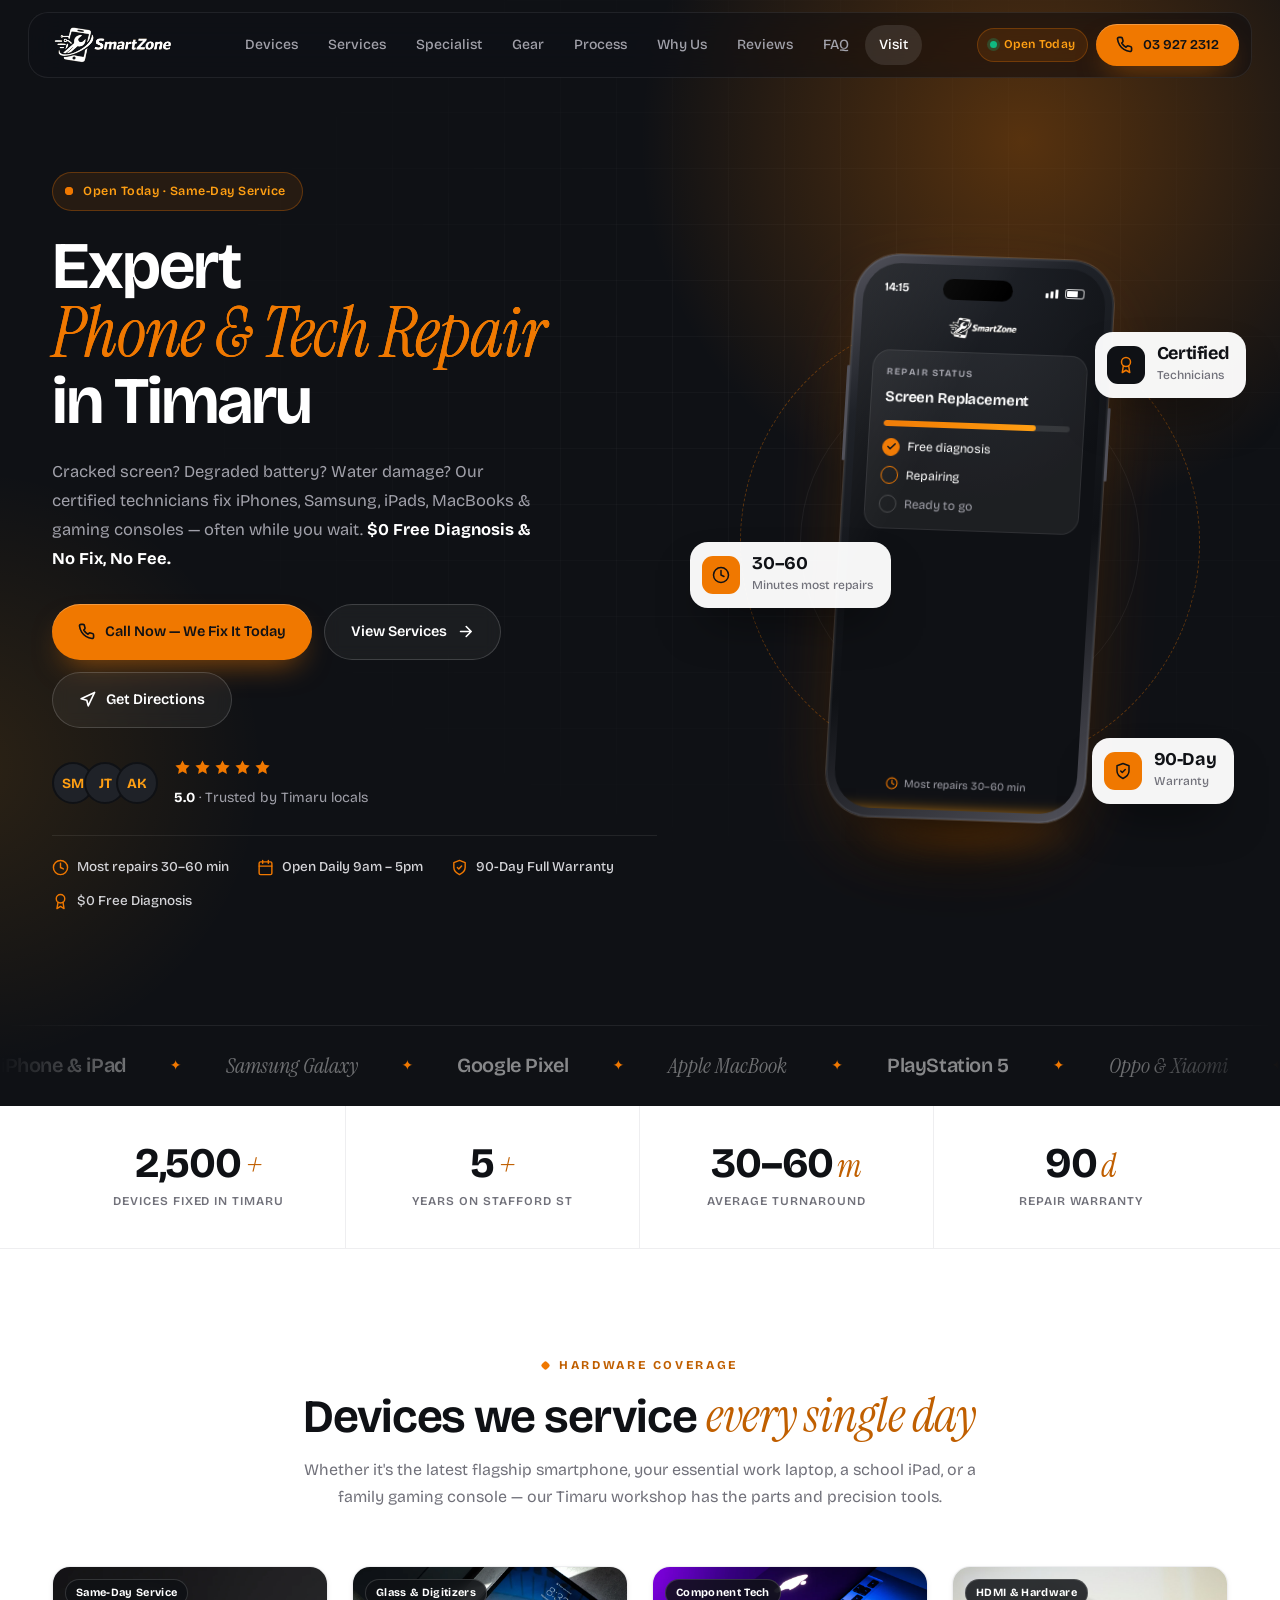
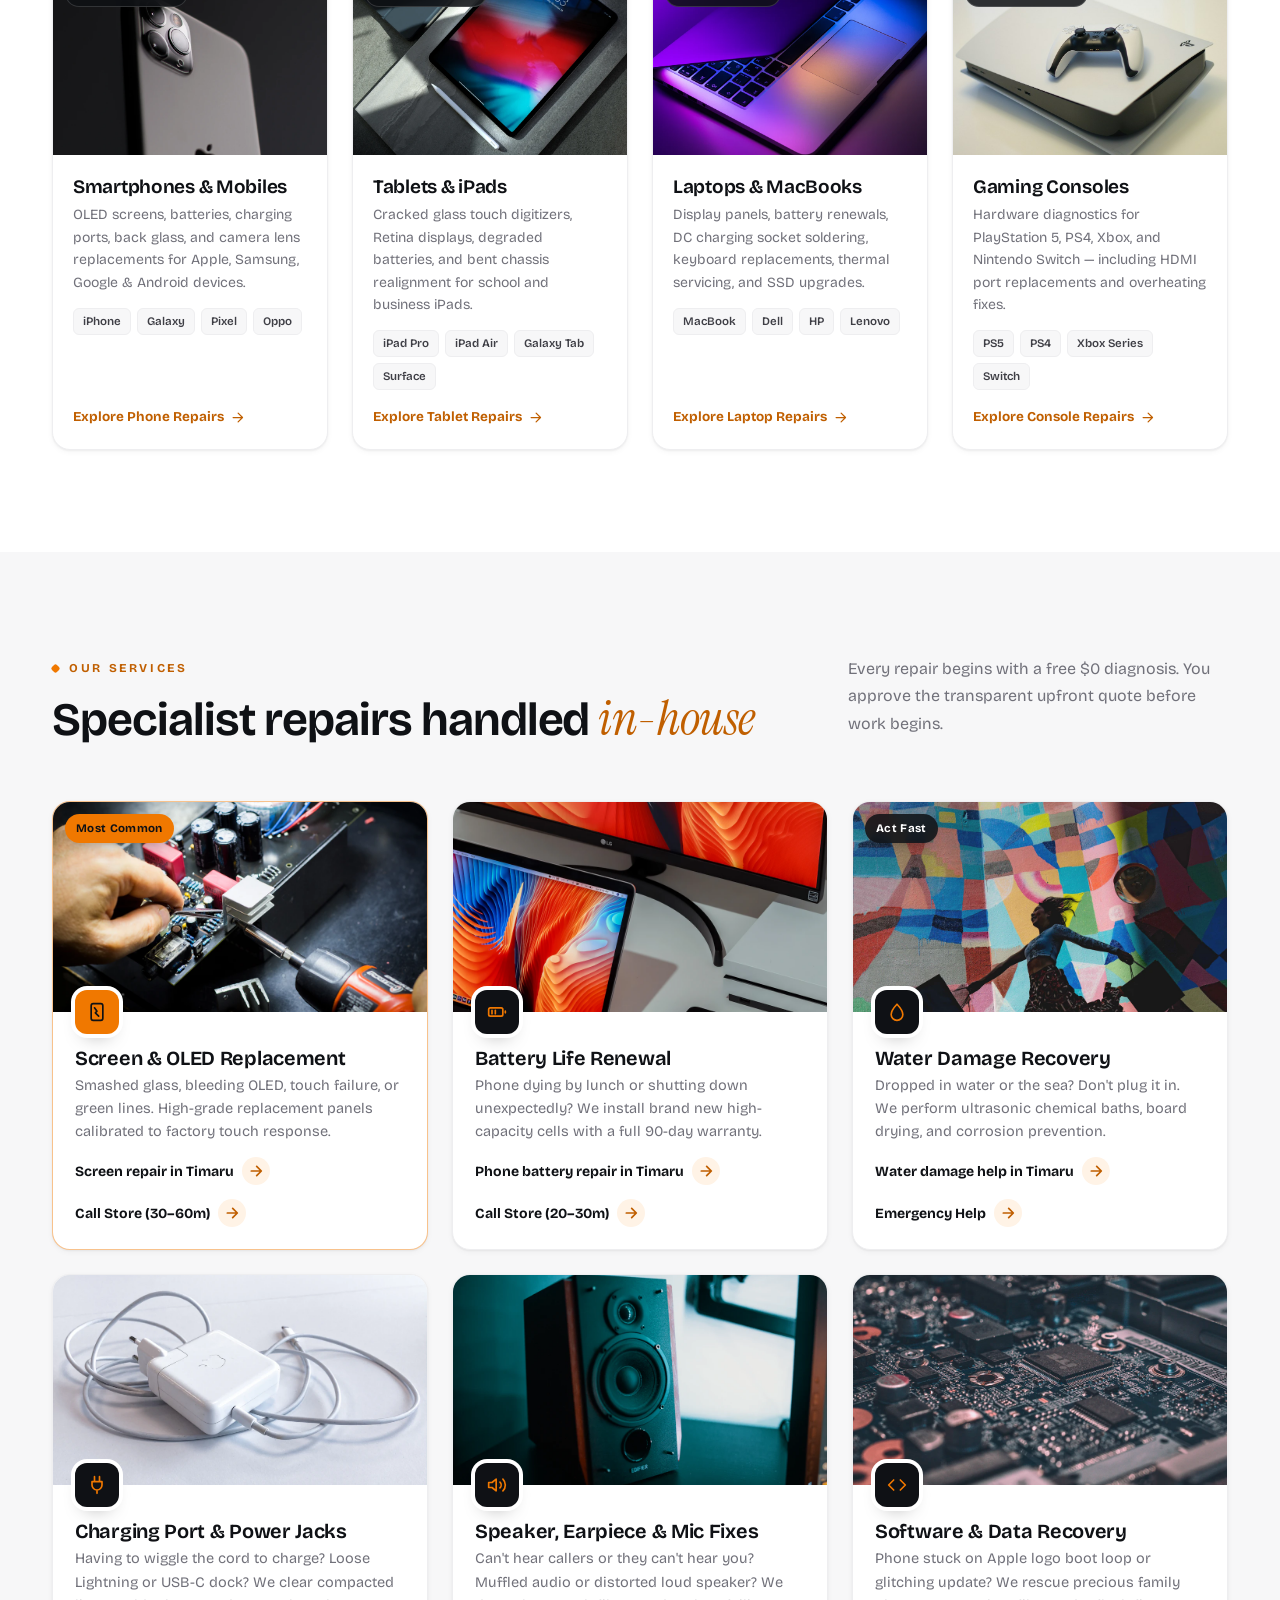
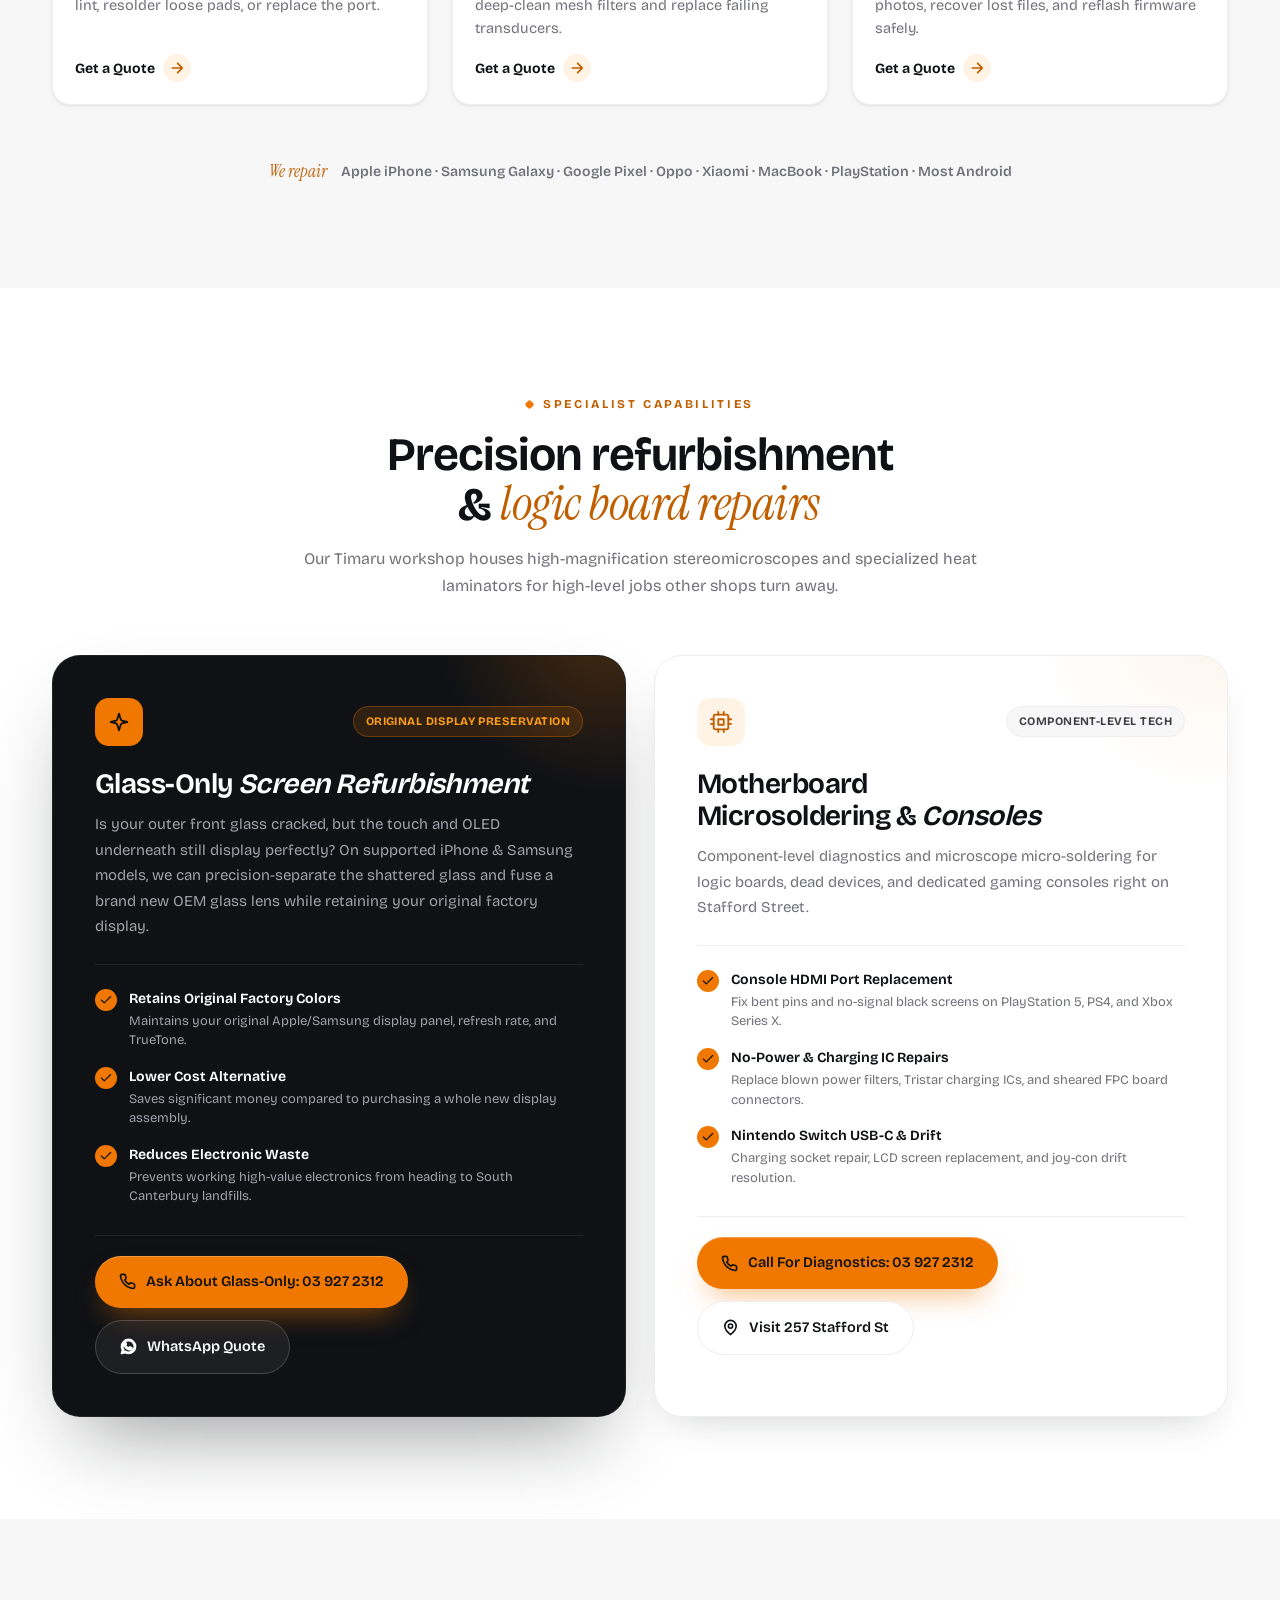
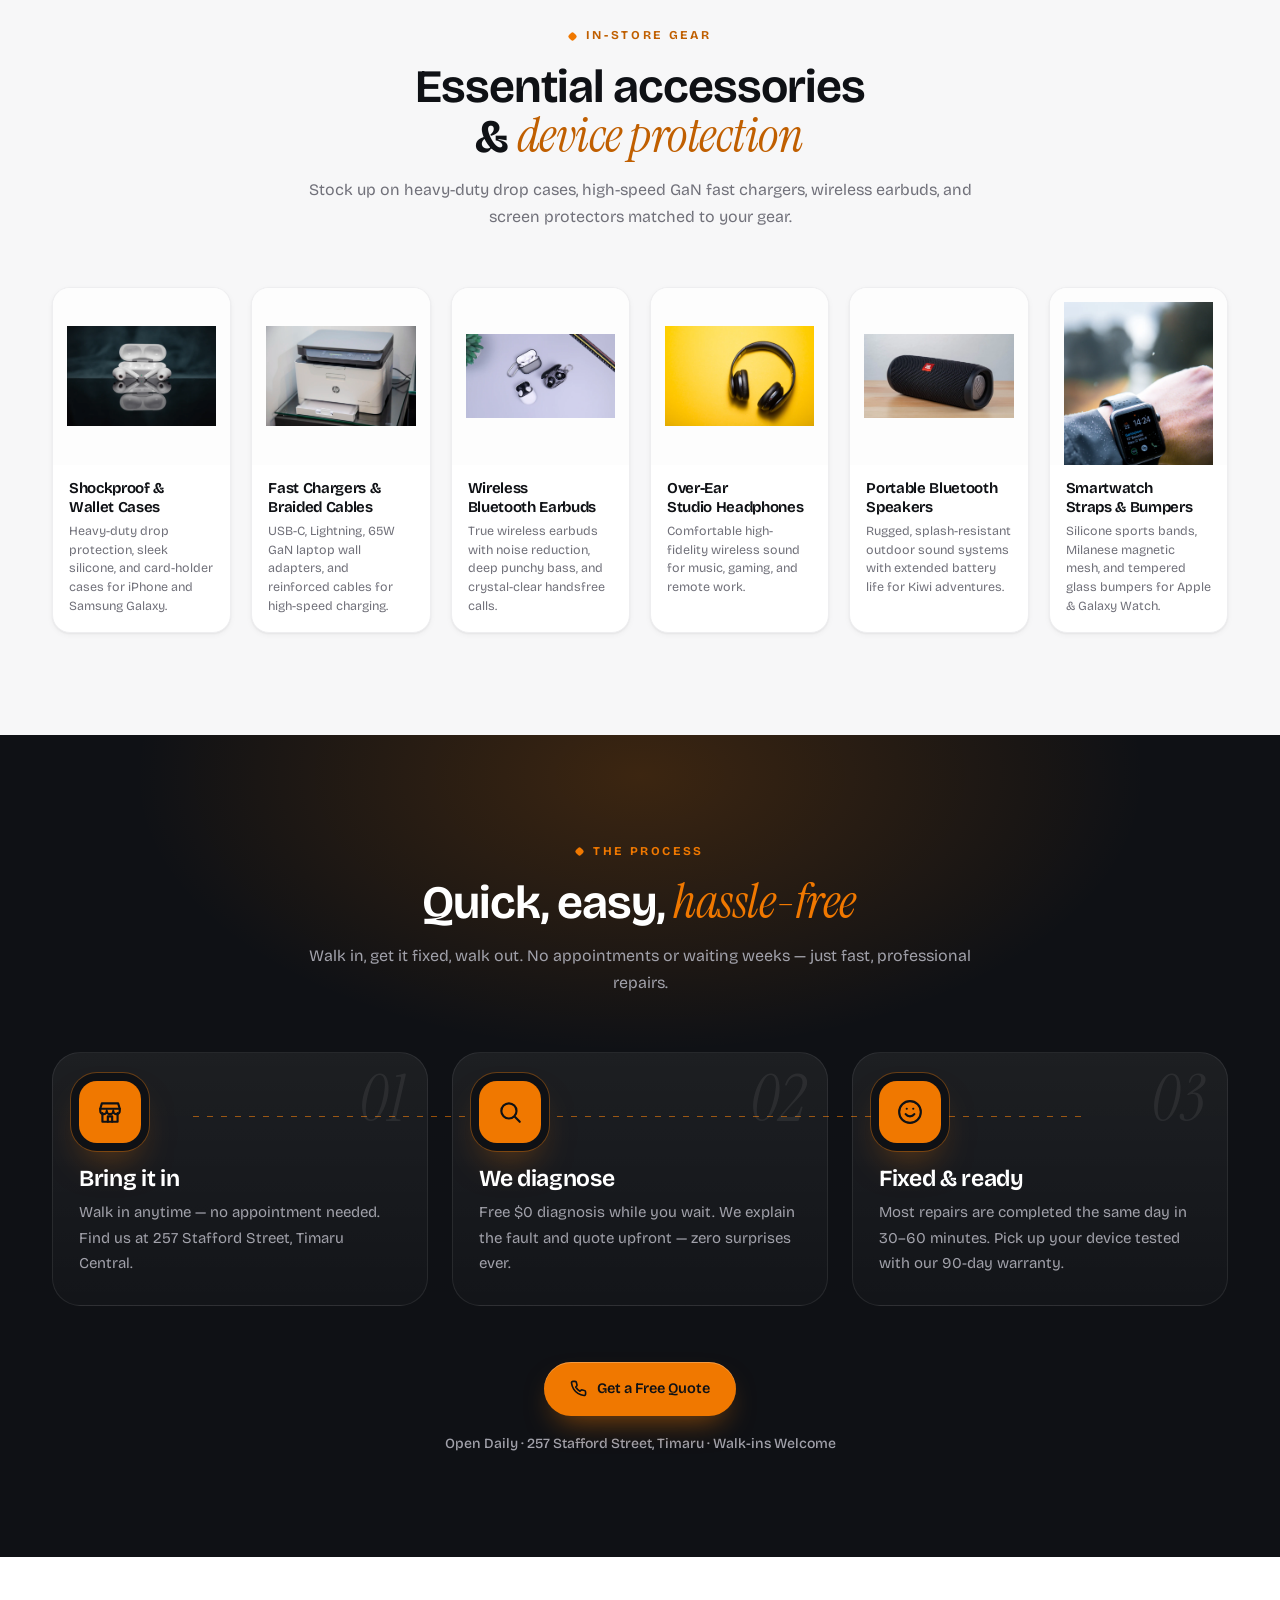
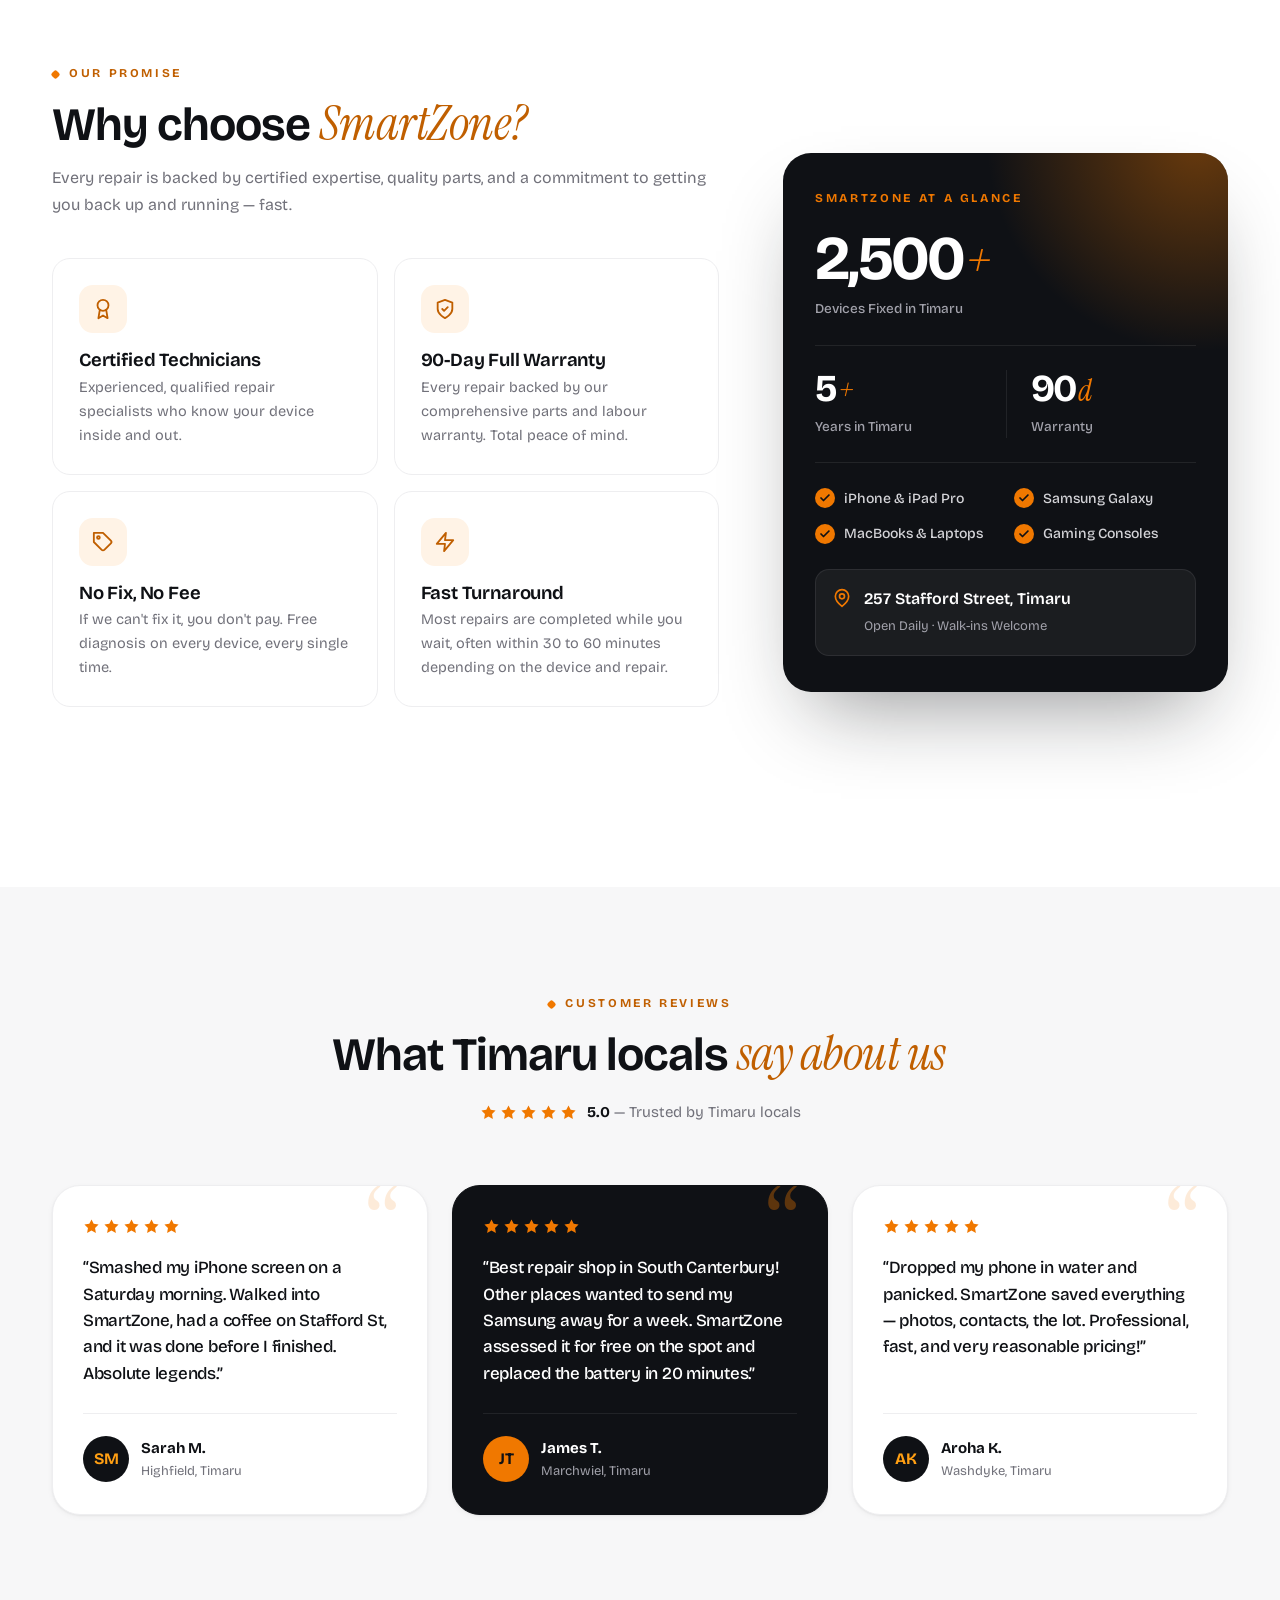
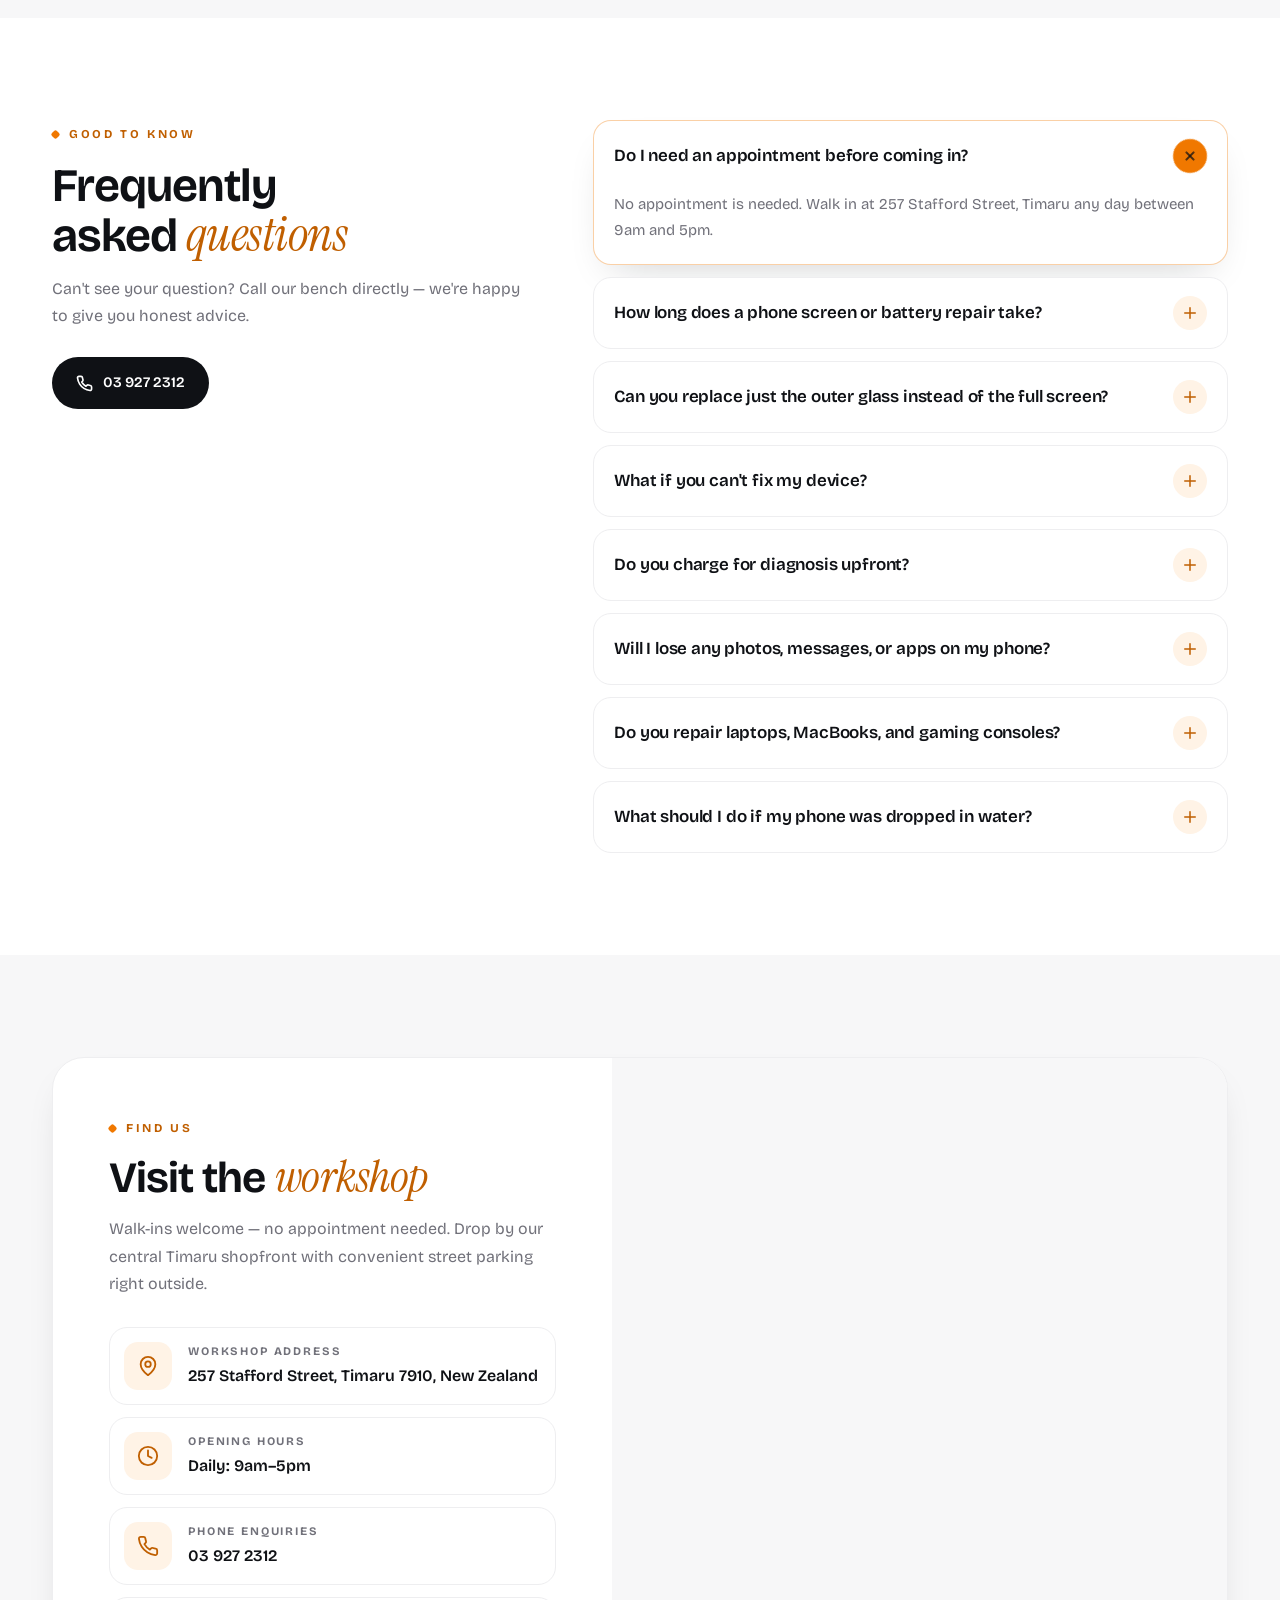
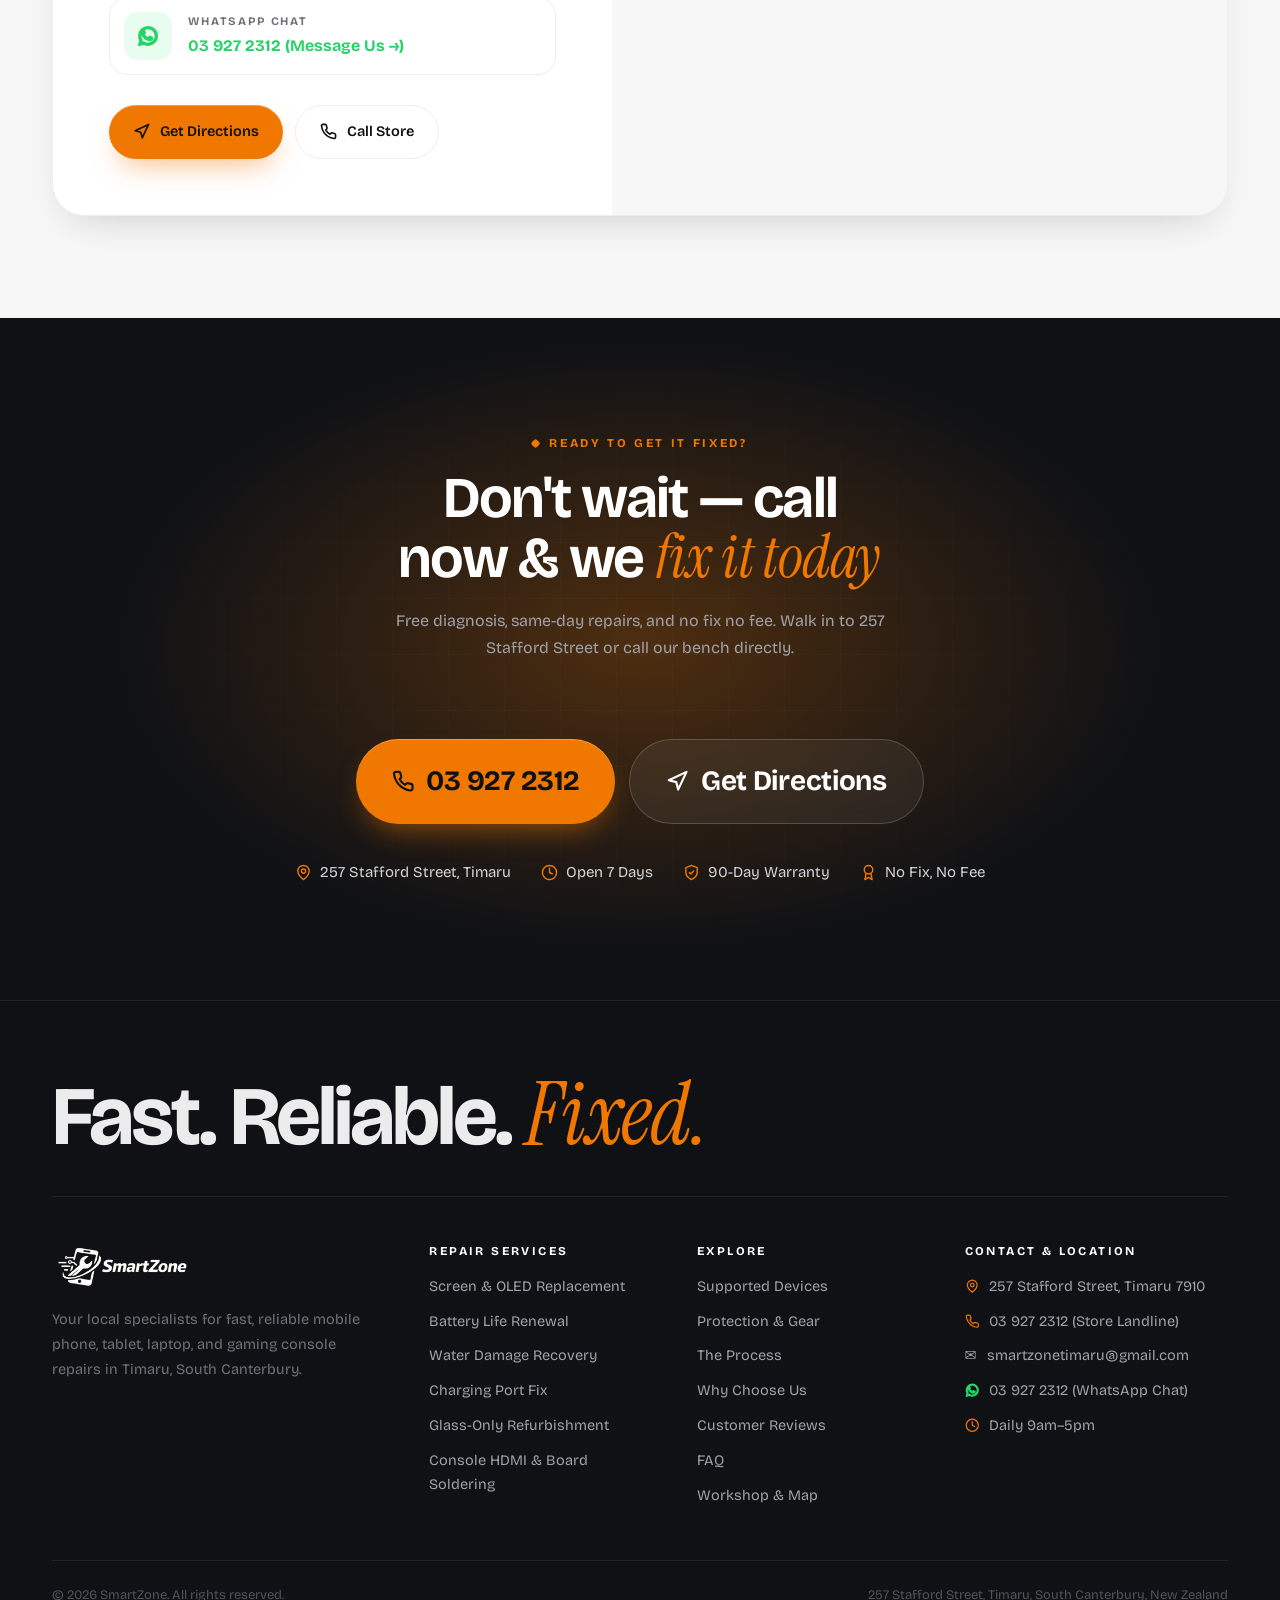
<file: public/index.html>
<!DOCTYPE html>
<html lang="en-NZ">
<head>
  <meta charset="UTF-8">
  <meta name="viewport" content="width=device-width, initial-scale=1.0, viewport-fit=cover">
  <title>Phone Repair Timaru | iPhone, Samsung &amp; Laptop | SmartZone</title>
  <meta name="description" content="Phone repair in Timaru for iPhone, Samsung, iPad and laptop. Screen, battery and charging port repairs, free diagnosis, same-day service and a 90-day warranty.">
  <meta name="theme-color" content="#0F1115">
  <link rel="canonical" href="https://smartzonenz.co.nz/">
  <link rel="sitemap" type="application/xml" href="https://smartzonenz.co.nz/sitemap.xml">

  <!-- Open Graph / Social Media -->
  <meta property="og:type" content="website">
  <meta property="og:locale" content="en_NZ">
  <meta property="og:site_name" content="SmartZone">
  <meta property="og:title" content="Phone Repair Timaru | iPhone, Samsung &amp; Laptop | SmartZone">
  <meta property="og:description" content="Phone, tablet and laptop repairs at 257 Stafford Street, Timaru. Free diagnosis, same-day service and a 90-day warranty.">
  <meta property="og:url" content="https://smartzonenz.co.nz/">
  <meta property="og:image" content="https://smartzonenz.co.nz/images/hero/hero-tech-workshop.jpg">
  <meta property="og:image:alt" content="SmartZone device repair workshop in Timaru">
  <meta name="twitter:card" content="summary_large_image">
  <meta name="twitter:title" content="Phone Repair Timaru | SmartZone">
  <meta name="twitter:description" content="iPhone, Samsung, tablet and laptop repairs at 257 Stafford Street, Timaru. Free diagnosis and same-day service.">
  <meta name="twitter:image" content="https://smartzonenz.co.nz/images/hero/hero-tech-workshop.jpg">

  <!-- Favicons -->
  <link rel="icon" type="image/svg+xml" href="favicon.svg">
  <link rel="icon" type="image/x-icon" href="favicon.ico">
  <link rel="apple-touch-icon" sizes="180x180" href="apple-touch-icon.png">
  <link rel="manifest" href="site.webmanifest">

  <!-- Fonts: Bricolage Grotesque (all text) · Instrument Serif (italic accents) -->
  <link rel="preconnect" href="https://fonts.googleapis.com">
  <link rel="preconnect" href="https://fonts.gstatic.com" crossorigin>
  <link href="https://fonts.googleapis.com/css2?family=Bricolage+Grotesque:opsz,wdth,wght@12..96,75..100,400..800&family=Instrument+Serif:ital@0;1&display=swap" rel="stylesheet">

  <link rel="stylesheet" href="css/styles.css">
  <script>document.documentElement.classList.add("js")</script>
  <script src="js/main.js" defer></script>

  <!-- Local Business Structured Data -->
  <script type="application/ld+json">
  {
    "@context": "https://schema.org",
    "@type": "MobilePhoneStore",
    "@id": "https://smartzonenz.co.nz/#business",
    "name": "SmartZone",
    "description": "Phone and device repairs in Timaru, including screen, battery, charging port, water damage, tablet, laptop, MacBook and gaming console repairs.",
    "url": "https://smartzonenz.co.nz/",
    "logo": "https://smartzonenz.co.nz/images/smartzone-logo.png",
    "image": "https://smartzonenz.co.nz/images/hero/hero-tech-workshop.jpg",
    "hasMap": "https://www.google.com/maps/dir/?api=1&destination=257+Stafford+Street,+Timaru,+New+Zealand",
    "telephone": "+64 3 927 2312",
    "email": "smartzonetimaru@gmail.com",
    "priceRange": "$$",
    "address": {
      "@type": "PostalAddress",
      "streetAddress": "257 Stafford Street",
      "addressLocality": "Timaru",
      "postalCode": "7910",
      "addressRegion": "South Canterbury",
      "addressCountry": "NZ"
    },
    "openingHoursSpecification": [
      {
        "@type": "OpeningHoursSpecification",
        "dayOfWeek": ["Monday","Tuesday","Wednesday","Thursday","Friday","Saturday","Sunday"],
        "opens": "09:00",
        "closes": "17:00"
      }
    ],
    "areaServed": [
      {"@type": "City", "name": "Timaru"},
      {"@type": "AdministrativeArea", "name": "South Canterbury"}
    ]
  }
  </script>
  <script type="application/ld+json">
  {
    "@context": "https://schema.org",
    "@type": "FAQPage",
    "mainEntity": [
      {"@type": "Question", "name": "Do I need an appointment?", "acceptedAnswer": {"@type": "Answer", "text": "No appointment needed. Walk in anytime during opening hours at 257 Stafford Street, Timaru."}},
      {"@type": "Question", "name": "How long does a phone or tablet repair take?", "acceptedAnswer": {"@type": "Answer", "text": "Most repairs take 30 to 60 minutes; timing depends on the device and repair."}},
      {"@type": "Question", "name": "What if you can't fix my device?", "acceptedAnswer": {"@type": "Answer", "text": "No fix, no fee. If we can't fix your device, you pay nothing on standard diagnosis."}},
      {"@type": "Question", "name": "Can you replace just the outer glass instead of the full screen?", "acceptedAnswer": {"@type": "Answer", "text": "Yes! Where suitable, on compatible smartphones and tablets where OLED/touch is intact, glass-only refurbishment preserves your original factory display panel."}},
      {"@type": "Question", "name": "Do you repair gaming consoles and laptops?", "acceptedAnswer": {"@type": "Answer", "text": "Yes! We repair PlayStation 5, Xbox, Nintendo Switch, MacBooks, and Windows laptops for HDMI ports, power faults, overheating, and broken screens."}}
    ]
  }
  </script>
</head>
<body>

  <!-- SVG Icons Sprite -->
  <svg xmlns="http://www.w3.org/2000/svg" style="display:none" aria-hidden="true">
    <symbol id="i-phone" viewBox="0 0 24 24"><path d="M22 16.92v3a2 2 0 0 1-2.18 2 19.79 19.79 0 0 1-8.63-3.07 19.5 19.5 0 0 1-6-6 19.79 19.79 0 0 1-3.07-8.67A2 2 0 0 1 4.11 2h3a2 2 0 0 1 2 1.72 12.84 12.84 0 0 0 .7 2.81 2 2 0 0 1-.45 2.11L8.09 9.91a16 16 0 0 0 6 6l1.27-1.27a2 2 0 0 1 2.11-.45 12.84 12.84 0 0 0 2.81.7A2 2 0 0 1 22 16.92z"/></symbol>
    <symbol id="i-pin" viewBox="0 0 24 24"><path d="M20 10c0 6-8 12-8 12s-8-6-8-12a8 8 0 0 1 16 0Z"/><circle cx="12" cy="10" r="3"/></symbol>
    <symbol id="i-clock" viewBox="0 0 24 24"><circle cx="12" cy="12" r="10"/><path d="M12 6v6l4 2"/></symbol>
    <symbol id="i-shield" viewBox="0 0 24 24"><path d="M12 22s8-4 8-10V5l-8-3-8 3v7c0 6 8 10 8 10z"/><path d="m9 12 2 2 4-4"/></symbol>
    <symbol id="i-award" viewBox="0 0 24 24"><circle cx="12" cy="8" r="6"/><path d="M15.48 12.89 17 22l-5-3-5 3 1.52-9.11"/></symbol>
    <symbol id="i-zap" viewBox="0 0 24 24"><path d="M13 2 3 14h9l-1 8 10-12h-9l1-8z"/></symbol>
    <symbol id="i-tag" viewBox="0 0 24 24"><path d="M20.59 13.41 13.42 20.58a2 2 0 0 1-2.83 0L2 12V2h10l8.59 8.59a2 2 0 0 1 0 2.82z"/><circle cx="7" cy="7" r="1.5"/></symbol>
    <symbol id="i-check" viewBox="0 0 24 24"><path d="M20 6 9 17l-5-5"/></symbol>
    <symbol id="i-arrow" viewBox="0 0 24 24"><path d="M5 12h14M13 5l7 7-7 7"/></symbol>
    <symbol id="i-arrow-up" viewBox="0 0 24 24"><path d="M12 19V5M5 12l7-7 7 7"/></symbol>
    <symbol id="i-star" viewBox="0 0 24 24"><polygon points="12 2 15.09 8.26 22 9.27 17 14.14 18.18 21.02 12 17.77 5.82 21.02 7 14.14 2 9.27 8.91 8.26 12 2"/></symbol>
    <symbol id="i-store" viewBox="0 0 24 24"><path d="M3 9 4.5 4h15L21 9"/><path d="M3 9h18v2a3 3 0 0 1-6 0 3 3 0 0 1-6 0 3 3 0 0 1-6 0V9z"/><path d="M5 13v8h14v-8"/><path d="M10 21v-5h4v5"/></symbol>
    <symbol id="i-search" viewBox="0 0 24 24"><circle cx="11" cy="11" r="7"/><path d="m21 21-4.3-4.3"/></symbol>
    <symbol id="i-smile" viewBox="0 0 24 24"><circle cx="12" cy="12" r="10"/><path d="M8 14s1.5 2 4 2 4-2 4-2"/><path d="M9 9h.01M15 9h.01"/></symbol>
    <symbol id="i-wrench" viewBox="0 0 24 24"><path d="M14.7 6.3a1 1 0 0 0 0 1.4l1.6 1.6a1 1 0 0 0 1.4 0l3.77-3.77a6 6 0 0 1-7.94 7.94l-6.91 6.91a2.12 2.12 0 0 1-3-3l6.91-6.91a6 6 0 0 1 7.94-7.94l-3.76 3.76z"/></symbol>
    <symbol id="i-calendar" viewBox="0 0 24 24"><rect x="3" y="4" width="18" height="18" rx="2"/><path d="M16 2v4M8 2v4M3 10h18"/></symbol>
    <symbol id="i-directions" viewBox="0 0 24 24"><polygon points="3 11 22 2 13 21 11 13 3 11"/></symbol>
    <symbol id="i-menu" viewBox="0 0 24 24"><path d="M4 7h16M4 12h16M4 17h16"/></symbol>
    <symbol id="i-close" viewBox="0 0 24 24"><path d="M18 6 6 18M6 6l12 12"/></symbol>
    <symbol id="i-plus" viewBox="0 0 24 24"><path d="M12 5v14M5 12h14"/></symbol>
    <symbol id="i-screen" viewBox="0 0 24 24"><rect x="5" y="2" width="14" height="20" rx="2.5"/><path d="m9 7 3 4-2 2 4 4"/></symbol>
    <symbol id="i-battery" viewBox="0 0 24 24"><rect x="2" y="7" width="17" height="10" rx="2"/><path d="M22 11v2M6 10v4M10 10v4"/></symbol>
    <symbol id="i-drop" viewBox="0 0 24 24"><path d="M12 2.7s7 7.3 7 12.3a7 7 0 0 1-14 0c0-5 7-12.3 7-12.3z"/></symbol>
    <symbol id="i-plug" viewBox="0 0 24 24"><path d="M9 2v6M15 2v6M6 8h12v4a6 6 0 0 1-12 0V8zM12 18v4"/></symbol>
    <symbol id="i-power" viewBox="0 0 24 24"><path d="M18.36 6.64a9 9 0 1 1-12.73 0"/><path d="M12 2v10"/></symbol>
    <symbol id="i-lock" viewBox="0 0 24 24"><rect x="4" y="11" width="16" height="11" rx="2"/><path d="M8 11V7a4 4 0 0 1 8 0v4"/></symbol>
    <symbol id="i-sparkle" viewBox="0 0 24 24"><path d="M12 3l1.9 6.1a2 2 0 0 0 1.3 1.3L21 12l-5.8 1.6a2 2 0 0 0-1.3 1.3L12 21l-1.9-6.1a2 2 0 0 0-1.3-1.3L3 12l5.8-1.6a2 2 0 0 0 1.3-1.3L12 3z"/></symbol>
    <symbol id="i-cpu" viewBox="0 0 24 24"><rect x="4" y="4" width="16" height="16" rx="2"/><rect x="9" y="9" width="6" height="6"/><path d="M9 1v3M15 1v3M9 20v3M15 20v3M20 9h3M20 14h3M1 9h3M1 14h3"/></symbol>
    <symbol id="i-gamepad" viewBox="0 0 24 24"><line x1="6" x2="10" y1="12" y2="12"/><line x1="8" x2="8" y1="10" y2="14"/><line x1="15" x2="15.01" y1="13" y2="13"/><line x1="18" x2="18.01" y1="11" y2="11"/><rect width="20" height="12" x="2" y="6" rx="6"/></symbol>
    <symbol id="i-speaker" viewBox="0 0 24 24"><polygon points="11 5 6 9 2 9 2 15 6 15 11 19 11 5"/><path d="M15.54 8.46a5 5 0 0 1 0 7.07"/><path d="M19.07 4.93a10 10 0 0 1 0 14.14"/></symbol>
    <symbol id="i-code" viewBox="0 0 24 24"><polyline points="16 18 22 12 16 6"/><polyline points="8 6 2 12 8 18"/></symbol>
    <symbol id="i-whatsapp" viewBox="0 0 24 24" fill="currentColor">
      <path d="M12.04 2c-5.46 0-9.91 4.45-9.91 9.91 0 1.75.46 3.45 1.32 4.95L2.05 22l5.25-1.38c1.45.79 3.08 1.21 4.74 1.21 5.46 0 9.91-4.45 9.91-9.91 0-2.65-1.03-5.14-2.9-7.01A9.816 9.816 0 0 0 12.04 2m.01 1.67c2.2 0 4.26.86 5.82 2.42a8.225 8.225 0 0 1 2.41 5.83c0 4.54-3.7 8.24-8.24 8.24-1.48 0-2.93-.4-4.2-1.15l-.3-.18-3.12.82.83-3.04-.2-.31a8.196 8.196 0 0 1-1.26-4.38c0-4.54 3.7-8.24 8.25-8.24m4.53 11.53c-.25.7-1.47 1.35-2.02 1.4-.55.05-1.06.25-3.57-.75-3.01-1.2-4.9-4.32-5.05-4.52-.15-.2-1.18-1.58-1.18-3.01 0-1.43.75-2.14 1.01-2.44.25-.3.55-.38.75-.38.2 0 .43 0 .61.01.2 0 .45-.07.7.53.25.61.85 2.07.92 2.22.07.15.12.33.02.53-.1.2-.15.33-.3.51-.15.18-.31.33-.46.53-.15.15-.3.33-.13.63.18.3.78 1.28 1.67 2.07 1.14 1.02 2.1 1.34 2.4 1.49.3.15.48.13.66-.08.18-.2.75-.87.95-1.17.2-.3.4-.25.68-.15.28.1 1.73.82 2.03.97.3.15.5.23.58.35.08.13.08.73-.17 1.43"/>
    </symbol>
  </svg>

  <a class="skip-link" href="#main">Skip to main content</a>
  <div class="scroll-progress" aria-hidden="true"><span></span></div>

  <!-- ================= SITE HEADER (Floating Glass Pill) ================= -->
  <header class="site-header" id="top">
    <div class="header-shell">
      <div class="container header-inner">
        <a href="./" class="logo" aria-label="SmartZone — home">
          <img src="images/smartzone-logo.png" alt="SmartZone — Phone Repair in Timaru" width="152" height="40" fetchpriority="high">
        </a>

        <nav class="nav" aria-label="Main navigation">
          <a href="#devices">Devices</a>
          <a href="#services">Services</a>
          <a href="#specialist">Specialist</a>
          <a href="#accessories">Gear</a>
          <a href="#how-it-works">Process</a>
          <a href="#why-us">Why Us</a>
          <a href="#testimonials">Reviews</a>
          <a href="#faq">FAQ</a>
          <a href="#visit">Visit</a>
        </nav>

        <div class="header-actions">
          <div class="status-pill" title="Store status in Timaru">
            <span class="pulse-dot"></span>
            <span>Open Today</span>
          </div>

          <a href="tel:+6439272312" class="btn btn-primary btn-sm" aria-label="Call 03 927 2312">
            <svg class="icon"><use href="#i-phone"/></svg>
            <span class="hide-xs">03 927 2312</span>
            <span class="show-xs">Call</span>
          </a>

          <button class="menu-btn" id="menu-btn" aria-label="Open menu" aria-expanded="false" aria-controls="mobile-menu">
            <svg class="icon icon-open"><use href="#i-menu"/></svg>
            <svg class="icon icon-close"><use href="#i-close"/></svg>
          </button>
        </div>
      </div>

      <!-- Mobile Dropdown Drawer -->
      <nav class="mobile-menu" id="mobile-menu" aria-label="Mobile navigation">
        <div class="container">
          <a href="#devices"><span>01</span>Devices We Repair</a>
          <a href="#services"><span>02</span>Repair Services</a>
          <a href="#specialist"><span>03</span>Specialist Capabilities</a>
          <a href="#accessories"><span>04</span>Protection &amp; Gear</a>
          <a href="#how-it-works"><span>05</span>How It Works</a>
          <a href="#why-us"><span>06</span>Why Choose Us</a>
          <a href="#testimonials"><span>07</span>Customer Reviews</a>
          <a href="#faq"><span>08</span>FAQ</a>
          <a href="#visit"><span>09</span>Visit Store &amp; Hours</a>
          <a href="tel:+6439272312" class="btn btn-primary btn-block">
            <svg class="icon"><use href="#i-phone"/></svg>
            Call 03 927 2312 — We Fix It Today
          </a>
          <a href="https://wa.me/6439272312?text=Hi%20SmartZone%2C%20I%20would%20like%20to%20enquire%20about%20a%20repair." target="_blank" rel="noopener" class="btn btn-whatsapp btn-block" style="margin-top:0;">
            <svg class="icon"><use href="#i-whatsapp"/></svg>
            WhatsApp Fast Quote
          </a>
        </div>
      </nav>
    </div>
  </header>

  <main id="main">

    <!-- ================= HERO SECTION (With Signature Animated Self-Repairing Phone) ================= -->
    <section class="hero">
      <div class="hero-grid-bg" aria-hidden="true"></div>
      <div class="hero-glow" data-parallax="0.12" aria-hidden="true"></div>
      <div class="hero-glow hero-glow-2" data-parallax="-0.08" aria-hidden="true"></div>

      <div class="container hero-inner">
        <!-- Hero Text -->
        <div class="hero-copy">
          <div class="status-badge" data-reveal>
            <span class="pulse" aria-hidden="true"></span>
            <span data-open-status>Same-Day Repairs in Timaru</span>
          </div>

          <h1 class="hero-title" data-reveal>
            Expert <em>Phone &amp; Tech Repair</em><br> in Timaru
          </h1>

          <p class="hero-lead" data-reveal>
            Cracked screen? Degraded battery? Water damage? Our certified technicians fix iPhones, Samsung, iPads, MacBooks &amp; gaming consoles &mdash; often while you wait. <strong>$0 Free Diagnosis &amp; No Fix, No Fee.</strong>
          </p>

          <div class="hero-ctas" data-reveal>
            <a href="tel:+6439272312" class="btn btn-primary btn-lg">
              <svg class="icon"><use href="#i-phone"/></svg>
              <span>Call Now — We Fix It Today</span>
            </a>
            <a href="#services" class="btn btn-glass btn-lg">
              <span>View Services</span>
              <svg class="icon"><use href="#i-arrow"/></svg>
            </a>
            <a href="https://www.google.com/maps/dir/?api=1&amp;destination=257+Stafford+Street,+Timaru,+New+Zealand" target="_blank" rel="noopener" class="btn btn-glass btn-lg">
              <svg class="icon"><use href="#i-directions"/></svg>
              <span>Get Directions</span>
            </a>
          </div>

          <div class="hero-proof" data-reveal>
            <div class="avatars" aria-hidden="true">
              <span>SM</span><span>JT</span><span>AK</span>
            </div>
            <div>
              <span class="stars" aria-hidden="true">
                <svg class="icon"><use href="#i-star"/></svg><svg class="icon"><use href="#i-star"/></svg><svg class="icon"><use href="#i-star"/></svg><svg class="icon"><use href="#i-star"/></svg><svg class="icon"><use href="#i-star"/></svg>
              </span>
              <p><strong>5.0</strong> · Trusted by Timaru locals</p>
            </div>
          </div>

          <ul class="hero-signals" data-reveal>
            <li><svg class="icon"><use href="#i-clock"/></svg> Most repairs 30–60 min</li>
            <li><svg class="icon"><use href="#i-calendar"/></svg> <span data-open-short>Open Daily 9am – 5pm</span></li>
            <li><svg class="icon"><use href="#i-shield"/></svg> 90-Day Full Warranty</li>
            <li><svg class="icon"><use href="#i-award"/></svg> $0 Free Diagnosis</li>
          </ul>
        </div>

        <!-- Hero Animated Phone (The Client's Favorite Feature) -->
        <div class="hero-visual" data-reveal>
          <div class="hero-ring" aria-hidden="true"></div>
          <div class="hero-ring hero-ring-2" aria-hidden="true"></div>

          <!-- Animated phone: cracked screen → scan → fixed (pure HTML/CSS/SVG) -->
          <div class="device-wrap" data-parallax="-0.04">
            <div class="device" role="img" aria-label="Illustration of a phone screen being repaired: cracked, scanned, then fixed with a 90-day warranty">
              <span class="device-btn device-btn-power" aria-hidden="true"></span>
              <span class="device-btn device-btn-vol" aria-hidden="true"></span>
              <div class="device-screen" aria-hidden="true">
                <div class="ds-statusbar">
                  <span data-nz-time>9:41</span>
                  <span class="ds-camera"></span>
                  <span class="ds-sys"><i></i><i></i><i></i><b></b></span>
                </div>

                <div class="ds-brand">
                  <img src="images/smartzone-logo.png" alt="" width="120" height="38">
                </div>

                <div class="ds-card">
                  <small>Repair status</small>
                  <strong>Screen Replacement</strong>
                  <div class="ds-progress"><span></span></div>
                  <ul class="ds-steps">
                    <li class="ds-step ds-step-1"><i><svg class="icon"><use href="#i-check"/></svg></i>Free diagnosis</li>
                    <li class="ds-step ds-step-2"><i><svg class="icon"><use href="#i-check"/></svg></i>Repairing</li>
                    <li class="ds-step ds-step-3"><i><svg class="icon"><use href="#i-check"/></svg></i>Ready to go</li>
                  </ul>
                </div>

                <div class="ds-done">
                  <span class="ds-done-badge"><svg class="icon"><use href="#i-check"/></svg></span>
                  <strong>Fixed today</strong>
                  <small>90-day warranty</small>
                </div>

                <div class="ds-time">
                  <svg class="icon"><use href="#i-clock"/></svg>
                  Most repairs 30–60 min
                </div>

                <svg class="ds-crack" viewBox="0 0 300 640" preserveAspectRatio="none">
                  <g fill="none" stroke="rgba(255,255,255,.85)" stroke-linecap="round" stroke-linejoin="round">
                    <path stroke-width="1.6" d="M188 214 L150 160 L136 96 L104 40 L92 0"/>
                    <path stroke-width="1.4" d="M188 214 L244 168 L300 150"/>
                    <path stroke-width="1.6" d="M188 214 L262 262 L300 300"/>
                    <path stroke-width="1.5" d="M188 214 L206 300 L196 392 L222 470 L214 560 L236 640"/>
                    <path stroke-width="1.4" d="M188 214 L120 248 L60 238 L0 270"/>
                    <path stroke-width="1.3" d="M188 214 L140 300 L84 352 L40 450 L0 492"/>
                    <path stroke-width="1" d="M150 160 L118 170 L70 150"/>
                    <path stroke-width="1" d="M206 300 L250 330 L300 340"/>
                    <path stroke-width="1" d="M140 300 L168 360 L150 420"/>
                    <path stroke-width="1" d="M244 168 L238 110 L262 60"/>
                    <path stroke-width=".9" d="M196 392 L150 470 L120 560"/>
                    <path stroke-width=".9" d="M120 248 L96 300"/>
                  </g>
                  <circle cx="188" cy="214" r="9" fill="rgba(255,255,255,.18)" stroke="rgba(255,255,255,.7)" stroke-width="1.2"/>
                </svg>
                <span class="ds-scan"></span>
                <span class="ds-glare"></span>
              </div>
            </div>
            <div class="device-shadow" aria-hidden="true"></div>
          </div>

          <!-- Floating Badges -->
          <div class="float-card float-a">
            <span class="float-icon"><svg class="icon"><use href="#i-clock"/></svg></span>
            <div><strong>30–60</strong><small>Minutes most repairs</small></div>
          </div>
          <div class="float-card float-b">
            <span class="float-icon"><svg class="icon"><use href="#i-award"/></svg></span>
            <div><strong>Certified</strong><small>Technicians</small></div>
          </div>
          <div class="float-card float-c">
            <span class="float-icon"><svg class="icon"><use href="#i-shield"/></svg></span>
            <div><strong>90-Day</strong><small>Warranty</small></div>
          </div>
        </div>
      </div>

      <!-- Looping Brand Ticker Marquee -->
      <div class="ticker" aria-label="Brands we repair: Apple iPhone, Samsung Galaxy, Google Pixel, MacBook, PlayStation, Oppo, Xbox, Nintendo Switch">
        <div class="ticker-track" aria-hidden="true">
          <span>iPhone &amp; iPad</span><i>✦</i><span>Samsung Galaxy</span><i>✦</i><span>Google Pixel</span><i>✦</i><span>Apple MacBook</span><i>✦</i><span>PlayStation 5</span><i>✦</i><span>Oppo &amp; Xiaomi</span><i>✦</i><span>Xbox Series</span><i>✦</i><span>Nintendo Switch</span><i>✦</i>
          <span>iPhone &amp; iPad</span><i>✦</i><span>Samsung Galaxy</span><i>✦</i><span>Google Pixel</span><i>✦</i><span>Apple MacBook</span><i>✦</i><span>PlayStation 5</span><i>✦</i><span>Oppo &amp; Xiaomi</span><i>✦</i><span>Xbox Series</span><i>✦</i><span>Nintendo Switch</span><i>✦</i>
        </div>
      </div>
    </section>

    <!-- ================= STATS SECTION ================= -->
    <section class="stats" aria-label="SmartZone in numbers">
      <div class="container">
        <div class="stats-grid">
          <div class="stat" data-reveal>
            <strong><span data-count="2500">2,500</span><em>+</em></strong>
            <small>Devices Fixed in Timaru</small>
          </div>
          <div class="stat" data-reveal>
            <strong><span data-count="5">5</span><em>+</em></strong>
            <small>Years on Stafford St</small>
          </div>
          <div class="stat" data-reveal>
            <strong>30–60<em>m</em></strong>
            <small>Average Turnaround</small>
          </div>
          <div class="stat" data-reveal>
            <strong><span data-count="90">90</span><em>d</em></strong>
            <small>Repair Warranty</small>
          </div>
        </div>
      </div>
    </section>

    <!-- ================= HARDWARE COVERAGE (DEVICES WE SERVICE) ================= -->
    <section class="section" id="devices">
      <div class="container">
        <header class="section-head" data-reveal>
          <span class="eyebrow">Hardware Coverage</span>
          <h2>Devices we service <em>every single day</em></h2>
          <p>Whether it's the latest flagship smartphone, your essential work laptop, a school iPad, or a family gaming console &mdash; our Timaru workshop has the parts and precision tools.</p>
        </header>

        <div class="devices-grid">
          <!-- 1. Smartphones -->
          <article class="device-card" data-reveal data-spotlight>
            <div class="device-card-media">
              <span class="device-card-badge">Same-Day Service</span>
              <img src="images/devices/smartphones-880.webp" alt="Smartphone and mobile repairs in Timaru" width="880" height="605" loading="lazy">
            </div>
            <div class="device-card-body">
              <h3>Smartphones &amp; Mobiles</h3>
              <p>OLED screens, batteries, charging ports, back glass, and camera lens replacements for Apple, Samsung, Google &amp; Android devices.</p>
              <div class="device-tags">
                <span>iPhone</span><span>Galaxy</span><span>Pixel</span><span>Oppo</span>
              </div>
              <a href="#services" class="card-link-btn">
                <span>Explore Phone Repairs</span>
                <svg class="icon"><use href="#i-arrow"/></svg>
              </a>
            </div>
          </article>

          <!-- 2. Tablets -->
          <article class="device-card" data-reveal data-spotlight>
            <div class="device-card-media">
              <span class="device-card-badge">Glass &amp; Digitizers</span>
              <img src="images/devices/tablets-880.webp" alt="Tablet and iPad repairs Timaru" width="880" height="605" loading="lazy">
            </div>
            <div class="device-card-body">
              <h3>Tablets &amp; iPads</h3>
              <p>Cracked glass touch digitizers, Retina displays, degraded batteries, and bent chassis realignment for school and business iPads.</p>
              <div class="device-tags">
                <span>iPad Pro</span><span>iPad Air</span><span>Galaxy Tab</span><span>Surface</span>
              </div>
              <a href="#services" class="card-link-btn">
                <span>Explore Tablet Repairs</span>
                <svg class="icon"><use href="#i-arrow"/></svg>
              </a>
            </div>
          </article>

          <!-- 3. Laptops -->
          <article class="device-card" data-reveal data-spotlight>
            <div class="device-card-media">
              <span class="device-card-badge">Component Tech</span>
              <img src="images/devices/laptops-880.webp" alt="Laptop and MacBook repair in Timaru" width="880" height="605" loading="lazy">
            </div>
            <div class="device-card-body">
              <h3>Laptops &amp; MacBooks</h3>
              <p>Display panels, battery renewals, DC charging socket soldering, keyboard replacements, thermal servicing, and SSD upgrades.</p>
              <div class="device-tags">
                <span>MacBook</span><span>Dell</span><span>HP</span><span>Lenovo</span>
              </div>
              <a href="#services" class="card-link-btn">
                <span>Explore Laptop Repairs</span>
                <svg class="icon"><use href="#i-arrow"/></svg>
              </a>
            </div>
          </article>

          <!-- 4. Consoles -->
          <article class="device-card" data-reveal data-spotlight>
            <div class="device-card-media">
              <span class="device-card-badge">HDMI &amp; Hardware</span>
              <img src="images/devices/consoles-880.jpg" alt="Gaming console repairs in Timaru" width="880" height="605" loading="lazy">
            </div>
            <div class="device-card-body">
              <h3>Gaming Consoles</h3>
              <p>Hardware diagnostics for PlayStation 5, PS4, Xbox, and Nintendo Switch &mdash; including HDMI port replacements and overheating fixes.</p>
              <div class="device-tags">
                <span>PS5</span><span>PS4</span><span>Xbox Series</span><span>Switch</span>
              </div>
              <a href="#specialist" class="card-link-btn">
                <span>Explore Console Repairs</span>
                <svg class="icon"><use href="#i-arrow"/></svg>
              </a>
            </div>
          </article>
        </div>
      </div>
    </section>

    <!-- ================= CORE REPAIR SERVICES (BENTO GRID) ================= -->
    <section class="section section-alt" id="services">
      <div class="container">
        <header class="section-head section-head-split" data-reveal>
          <div>
            <span class="eyebrow">Our Services</span>
            <h2>Specialist repairs handled <em>in-house</em></h2>
          </div>
          <p>Every repair begins with a free $0 diagnosis. You approve the transparent upfront quote before work begins.</p>
        </header>

        <div class="bento">
          <!-- 1. Screen Replacement -->
          <article class="service-card service-feature" data-reveal data-spotlight>
            <div class="service-media">
              <img src="images/services/screen-960.webp" alt="Cracked phone screen replacement in Timaru" width="960" height="600" loading="lazy">
              <span class="service-tag">Most Common</span>
            </div>
            <div class="service-body">
              <span class="service-icon"><svg class="icon"><use href="#i-screen"/></svg></span>
              <h3>Screen &amp; OLED Replacement</h3>
              <p>Smashed glass, bleeding OLED, touch failure, or green lines. High-grade replacement panels calibrated to factory touch response.</p>
              <a href="/screen-repair-timaru" class="link-arrow">Screen repair in Timaru <svg class="icon"><use href="#i-arrow"/></svg></a>
              <a href="tel:+6439272312" class="link-arrow" aria-label="Call for Screen Replacement">Call Store (30–60m) <svg class="icon"><use href="#i-arrow"/></svg></a>
            </div>
          </article>

          <!-- 2. Battery Replacement -->
          <article class="service-card" data-reveal data-spotlight>
            <div class="service-media">
              <img src="images/services/battery-960.webp" alt="Smartphone battery replacement Timaru" width="960" height="600" loading="lazy">
            </div>
            <div class="service-body">
              <span class="service-icon"><svg class="icon"><use href="#i-battery"/></svg></span>
              <h3>Battery Life Renewal</h3>
              <p>Phone dying by lunch or shutting down unexpectedly? We install brand new high-capacity cells with a full 90-day warranty.</p>
              <a href="/phone-battery-repair-timaru" class="link-arrow">Phone battery repair in Timaru <svg class="icon"><use href="#i-arrow"/></svg></a>
              <a href="tel:+6439272312" class="link-arrow" aria-label="Call for Battery Replacement">Call Store (20–30m) <svg class="icon"><use href="#i-arrow"/></svg></a>
            </div>
          </article>

          <!-- 3. Water Damage Recovery -->
          <article class="service-card" data-reveal data-spotlight>
            <div class="service-media">
              <img src="images/services/water-960.webp" alt="Water damage phone treatment Timaru" width="960" height="600" loading="lazy">
              <span class="service-tag service-tag-urgent">Act Fast</span>
            </div>
            <div class="service-body">
              <span class="service-icon"><svg class="icon"><use href="#i-drop"/></svg></span>
              <h3>Water Damage Recovery</h3>
              <p>Dropped in water or the sea? Don't plug it in. We perform ultrasonic chemical baths, board drying, and corrosion prevention.</p>
              <a href="/water-damage-phone-repair-timaru" class="link-arrow">Water damage help in Timaru <svg class="icon"><use href="#i-arrow"/></svg></a>
              <a href="tel:+6439272312" class="link-arrow" aria-label="Emergency Water Damage Help">Emergency Help <svg class="icon"><use href="#i-arrow"/></svg></a>
            </div>
          </article>

          <!-- 4. Charging Port Fix -->
          <article class="service-card" data-reveal data-spotlight>
            <div class="service-media">
              <img src="images/services/signal-960.webp" alt="Phone charging port repair Timaru" width="960" height="600" loading="lazy">
            </div>
            <div class="service-body">
              <span class="service-icon"><svg class="icon"><use href="#i-plug"/></svg></span>
              <h3>Charging Port &amp; Power Jacks</h3>
              <p>Having to wiggle the cord to charge? Loose Lightning or USB-C dock? We clear compacted lint, resolder loose pads, or replace the port.</p>
              <a href="tel:+6439272312" class="link-arrow" aria-label="Call for Charging Port Fix">Get a Quote <svg class="icon"><use href="#i-arrow"/></svg></a>
            </div>
          </article>

          <!-- 5. Audio & Speaker -->
          <article class="service-card" data-reveal data-spotlight>
            <div class="service-media">
              <img src="images/services/audio-960.webp" alt="Speaker and microphone fix Timaru" width="960" height="600" loading="lazy">
            </div>
            <div class="service-body">
              <span class="service-icon"><svg class="icon"><use href="#i-speaker"/></svg></span>
              <h3>Speaker, Earpiece &amp; Mic Fixes</h3>
              <p>Can't hear callers or they can't hear you? Muffled audio or distorted loud speaker? We deep-clean mesh filters and replace failing transducers.</p>
              <a href="tel:+6439272312" class="link-arrow" aria-label="Call for Audio Fixes">Get a Quote <svg class="icon"><use href="#i-arrow"/></svg></a>
            </div>
          </article>

          <!-- 6. Software & Data Recovery -->
          <article class="service-card" data-reveal data-spotlight>
            <div class="service-media">
              <img src="images/services/software-960.webp" alt="Data recovery and software repair Timaru" width="960" height="600" loading="lazy">
            </div>
            <div class="service-body">
              <span class="service-icon"><svg class="icon"><use href="#i-code"/></svg></span>
              <h3>Software &amp; Data Recovery</h3>
              <p>Phone stuck on Apple logo boot loop or glitching update? We rescue precious family photos, recover lost files, and reflash firmware safely.</p>
              <a href="tel:+6439272312" class="link-arrow" aria-label="Call for Software & Data Recovery">Get a Quote <svg class="icon"><use href="#i-arrow"/></svg></a>
            </div>
          </article>
        </div>

        <p class="brands-line" data-reveal>
          <span>We repair</span> Apple iPhone · Samsung Galaxy · Google Pixel · Oppo · Xiaomi · MacBook · PlayStation · Most Android
        </p>
      </div>
    </section>

    <!-- ================= SPECIALIST CAPABILITIES (GLASS & BOARD) ================= -->
    <section class="section" id="specialist">
      <div class="container">
        <header class="section-head" data-reveal>
          <span class="eyebrow">Specialist Capabilities</span>
          <h2>Precision refurbishment &amp; <em>logic board repairs</em></h2>
          <p>Our Timaru workshop houses high-magnification stereomicroscopes and specialized heat laminators for high-level jobs other shops turn away.</p>
        </header>

        <div class="specialist-grid">
          <!-- Glass-Only Card (Dark Card) -->
          <div class="specialist-card specialist-card-dark" data-reveal>
            <div class="specialist-card-head">
              <div class="specialist-icon-box">
                <svg class="icon"><use href="#i-sparkle"/></svg>
              </div>
              <span class="specialist-badge">Original Display Preservation</span>
            </div>

            <h3 class="specialist-title">Glass-Only <em>Screen Refurbishment</em></h3>
            <p class="specialist-desc">
              Is your outer front glass cracked, but the touch and OLED underneath still display perfectly? On supported iPhone &amp; Samsung models, we can precision-separate the shattered glass and fuse a brand new OEM glass lens while retaining your original factory display.
            </p>

            <ul class="specialist-checklist">
              <li>
                <span class="check-icon"><svg class="icon"><use href="#i-check"/></svg></span>
                <div>
                  <strong>Retains Original Factory Colors</strong>
                  <span>Maintains your original Apple/Samsung display panel, refresh rate, and TrueTone.</span>
                </div>
              </li>
              <li>
                <span class="check-icon"><svg class="icon"><use href="#i-check"/></svg></span>
                <div>
                  <strong>Lower Cost Alternative</strong>
                  <span>Saves significant money compared to purchasing a whole new display assembly.</span>
                </div>
              </li>
              <li>
                <span class="check-icon"><svg class="icon"><use href="#i-check"/></svg></span>
                <div>
                  <strong>Reduces Electronic Waste</strong>
                  <span>Prevents working high-value electronics from heading to South Canterbury landfills.</span>
                </div>
              </li>
            </ul>

            <div class="specialist-actions">
              <a href="tel:+6439272312" class="btn btn-primary">
                <svg class="icon"><use href="#i-phone"/></svg>
                <span>Ask About Glass-Only: 03 927 2312</span>
              </a>
              <a href="https://wa.me/6439272312?text=Hi%20SmartZone%2C%20I%20would%20like%20to%20ask%20about%20glass-only%20screen%20repair." target="_blank" rel="noopener" class="btn btn-secondary">
                <svg class="icon"><use href="#i-whatsapp"/></svg>
                <span>WhatsApp Quote</span>
              </a>
            </div>
          </div>

          <!-- Board & Consoles Card (Light Card) -->
          <div class="specialist-card specialist-card-light" data-reveal>
            <div class="specialist-card-head">
              <div class="specialist-icon-box">
                <svg class="icon"><use href="#i-cpu"/></svg>
              </div>
              <span class="specialist-badge">Component-Level Tech</span>
            </div>

            <h3 class="specialist-title">Motherboard Microsoldering &amp; <em>Consoles</em></h3>
            <p class="specialist-desc">
              Component-level diagnostics and microscope micro-soldering for logic boards, dead devices, and dedicated gaming consoles right on Stafford Street.
            </p>

            <ul class="specialist-checklist">
              <li>
                <span class="check-icon"><svg class="icon"><use href="#i-check"/></svg></span>
                <div>
                  <strong>Console HDMI Port Replacement</strong>
                  <span>Fix bent pins and no-signal black screens on PlayStation 5, PS4, and Xbox Series X.</span>
                </div>
              </li>
              <li>
                <span class="check-icon"><svg class="icon"><use href="#i-check"/></svg></span>
                <div>
                  <strong>No-Power &amp; Charging IC Repairs</strong>
                  <span>Replace blown power filters, Tristar charging ICs, and sheared FPC board connectors.</span>
                </div>
              </li>
              <li>
                <span class="check-icon"><svg class="icon"><use href="#i-check"/></svg></span>
                <div>
                  <strong>Nintendo Switch USB-C &amp; Drift</strong>
                  <span>Charging socket repair, LCD screen replacement, and joy-con drift resolution.</span>
                </div>
              </li>
            </ul>

            <div class="specialist-actions">
              <a href="tel:+6439272312" class="btn btn-primary">
                <svg class="icon"><use href="#i-phone"/></svg>
                <span>Call For Diagnostics: 03 927 2312</span>
              </a>
              <a href="#visit" class="btn btn-ghost">
                <svg class="icon"><use href="#i-pin"/></svg>
                <span>Visit 257 Stafford St</span>
              </a>
            </div>
          </div>
        </div>
      </div>
    </section>

    <!-- ================= IN-STORE PROTECTION & ACCESSORIES ================= -->
    <section class="section section-alt" id="accessories">
      <div class="container">
        <header class="section-head" data-reveal>
          <span class="eyebrow">In-Store Gear</span>
          <h2>Essential accessories &amp; <em>device protection</em></h2>
          <p>Stock up on heavy-duty drop cases, high-speed GaN fast chargers, wireless earbuds, and screen protectors matched to your gear.</p>
        </header>

        <div class="accessories-grid">
          <!-- Cases -->
          <div class="accessory-card" data-reveal>
            <div class="accessory-card-img">
              <img src="images/accessories/cases-700.webp" alt="Shockproof and wallet cases Timaru" width="700" height="700" loading="lazy">
            </div>
            <div class="accessory-card-info">
              <h3>Shockproof &amp; Wallet Cases</h3>
              <p>Heavy-duty drop protection, sleek silicone, and card-holder cases for iPhone and Samsung Galaxy.</p>
            </div>
          </div>

          <!-- Cables & Chargers -->
          <div class="accessory-card" data-reveal>
            <div class="accessory-card-img">
              <img src="images/accessories/cables-700.webp" alt="Fast chargers and braided cables Timaru" width="700" height="700" loading="lazy">
            </div>
            <div class="accessory-card-info">
              <h3>Fast Chargers &amp; Braided Cables</h3>
              <p>USB-C, Lightning, 65W GaN laptop wall adapters, and reinforced cables for high-speed charging.</p>
            </div>
          </div>

          <!-- Earbuds -->
          <div class="accessory-card" data-reveal>
            <div class="accessory-card-img">
              <img src="images/accessories/earbuds-700.webp" alt="Wireless Bluetooth earbuds Timaru" width="700" height="700" loading="lazy">
            </div>
            <div class="accessory-card-info">
              <h3>Wireless Bluetooth Earbuds</h3>
              <p>True wireless earbuds with noise reduction, deep punchy bass, and crystal-clear handsfree calls.</p>
            </div>
          </div>

          <!-- Headphones -->
          <div class="accessory-card" data-reveal>
            <div class="accessory-card-img">
              <img src="images/accessories/headphones-700.webp" alt="Over-ear headphones Timaru" width="700" height="700" loading="lazy">
            </div>
            <div class="accessory-card-info">
              <h3>Over-Ear Studio Headphones</h3>
              <p>Comfortable high-fidelity wireless sound for music, gaming, and remote work.</p>
            </div>
          </div>

          <!-- Speaker -->
          <div class="accessory-card" data-reveal>
            <div class="accessory-card-img">
              <img src="images/accessories/speaker-700.webp" alt="Portable Bluetooth speakers Timaru" width="700" height="700" loading="lazy">
            </div>
            <div class="accessory-card-info">
              <h3>Portable Bluetooth Speakers</h3>
              <p>Rugged, splash-resistant outdoor sound systems with extended battery life for Kiwi adventures.</p>
            </div>
          </div>

          <!-- Smartwatch Straps -->
          <div class="accessory-card" data-reveal>
            <div class="accessory-card-img">
              <img src="images/accessories/apple-watch-700.webp" alt="Smartwatch straps and bumpers Timaru" width="700" height="700" loading="lazy">
            </div>
            <div class="accessory-card-info">
              <h3>Smartwatch Straps &amp; Bumpers</h3>
              <p>Silicone sports bands, Milanese magnetic mesh, and tempered glass bumpers for Apple &amp; Galaxy Watch.</p>
            </div>
          </div>
        </div>
      </div>
    </section>

    <!-- ================= HOW IT WORKS (SIMPLE 3-STEP PIPELINE) ================= -->
    <section class="section section-dark" id="how-it-works">
      <div class="section-dark-glow" data-parallax="0.1" aria-hidden="true"></div>
      <div class="container">
        <header class="section-head" data-reveal>
          <span class="eyebrow">The Process</span>
          <h2>Quick, easy, <em>hassle-free</em></h2>
          <p>Walk in, get it fixed, walk out. No appointments or waiting weeks &mdash; just fast, professional repairs.</p>
        </header>

        <ol class="steps">
          <li class="step" data-reveal data-spotlight>
            <span class="step-num">01</span>
            <span class="step-icon"><svg class="icon"><use href="#i-store"/></svg></span>
            <h3>Bring it in</h3>
            <p>Walk in anytime &mdash; no appointment needed. Find us at 257 Stafford Street, Timaru Central.</p>
          </li>
          <li class="step" data-reveal data-spotlight>
            <span class="step-num">02</span>
            <span class="step-icon"><svg class="icon"><use href="#i-search"/></svg></span>
            <h3>We diagnose</h3>
            <p>Free $0 diagnosis while you wait. We explain the fault and quote upfront &mdash; zero surprises ever.</p>
          </li>
          <li class="step" data-reveal data-spotlight>
            <span class="step-num">03</span>
            <span class="step-icon"><svg class="icon"><use href="#i-smile"/></svg></span>
            <h3>Fixed &amp; ready</h3>
            <p>Most repairs are completed the same day in 30–60 minutes. Pick up your device tested with our 90-day warranty.</p>
          </li>
        </ol>

        <div class="center-cta" data-reveal>
          <a href="tel:+6439272312" class="btn btn-primary btn-lg">
            <svg class="icon"><use href="#i-phone"/></svg>
            <span>Get a Free Quote</span>
          </a>
          <p>Open Daily · 257 Stafford Street, Timaru · Walk-ins Welcome</p>
        </div>
      </div>
    </section>

    <!-- ================= WHY CHOOSE SMARTZONE & GLANCE ================= -->
    <section class="section" id="why-us">
      <div class="container why-grid">
        <div>
          <header class="section-head section-head-left" data-reveal>
            <span class="eyebrow">Our Promise</span>
            <h2>Why choose <em>SmartZone?</em></h2>
            <p>Every repair is backed by certified expertise, quality parts, and a commitment to getting you back up and running &mdash; fast.</p>
          </header>

          <div class="features">
            <div class="feature" data-reveal data-spotlight>
              <span class="feature-icon"><svg class="icon"><use href="#i-award"/></svg></span>
              <h3>Certified Technicians</h3>
              <p>Experienced, qualified repair specialists who know your device inside and out.</p>
            </div>
            <div class="feature" data-reveal data-spotlight>
              <span class="feature-icon"><svg class="icon"><use href="#i-shield"/></svg></span>
              <h3>90-Day Full Warranty</h3>
              <p>Every repair backed by our comprehensive parts and labour warranty. Total peace of mind.</p>
            </div>
            <div class="feature" data-reveal data-spotlight>
              <span class="feature-icon"><svg class="icon"><use href="#i-tag"/></svg></span>
              <h3>No Fix, No Fee</h3>
              <p>If we can't fix it, you don't pay. Free diagnosis on every device, every single time.</p>
            </div>
            <div class="feature" data-reveal data-spotlight>
              <span class="feature-icon"><svg class="icon"><use href="#i-zap"/></svg></span>
              <h3>Fast Turnaround</h3>
              <p>Most repairs are completed while you wait, often within 30 to 60 minutes depending on the device and repair.</p>
            </div>
          </div>
          <p class="why-page-link"><a class="btn btn-secondary" href="/why-choose-smartzone">Read more about why Timaru customers choose SmartZone</a></p>
        </div>

        <aside class="glance" data-reveal aria-label="SmartZone at a glance">
          <div class="glance-glow" aria-hidden="true"></div>
          <p class="glance-title">SmartZone at a Glance</p>
          <div class="glance-hero">
            <strong>2,500<em>+</em></strong>
            <span>Devices Fixed in Timaru</span>
          </div>
          <div class="glance-pair">
            <div><strong>5<em>+</em></strong><span>Years in Timaru</span></div>
            <div><strong>90<em>d</em></strong><span>Warranty</span></div>
          </div>
          <ul class="glance-list">
            <li><svg class="icon"><use href="#i-check"/></svg> iPhone &amp; iPad Pro</li>
            <li><svg class="icon"><use href="#i-check"/></svg> Samsung Galaxy</li>
            <li><svg class="icon"><use href="#i-check"/></svg> MacBooks &amp; Laptops</li>
            <li><svg class="icon"><use href="#i-check"/></svg> Gaming Consoles</li>
          </ul>
          <div class="glance-foot">
            <svg class="icon"><use href="#i-pin"/></svg>
            <div>
              <p>257 Stafford Street, Timaru</p>
              <small>Open Daily · Walk-ins Welcome</small>
            </div>
          </div>
        </aside>
      </div>
    </section>

    <!-- ================= CUSTOMER REVIEWS ================= -->
    <section class="section section-alt" id="testimonials">
      <div class="container">
        <header class="section-head" data-reveal>
          <span class="eyebrow">Customer Reviews</span>
          <h2>What Timaru locals <em>say about us</em></h2>
          <div class="rating">
            <span class="stars" aria-hidden="true">
              <svg class="icon"><use href="#i-star"/></svg><svg class="icon"><use href="#i-star"/></svg><svg class="icon"><use href="#i-star"/></svg><svg class="icon"><use href="#i-star"/></svg><svg class="icon"><use href="#i-star"/></svg>
            </span>
            <span><strong>5.0</strong> &mdash; Trusted by Timaru locals</span>
          </div>
        </header>

        <div class="reviews">
          <figure class="review" data-reveal data-spotlight>
            <span class="stars" role="img" aria-label="5 out of 5 stars">
              <svg class="icon"><use href="#i-star"/></svg><svg class="icon"><use href="#i-star"/></svg><svg class="icon"><use href="#i-star"/></svg><svg class="icon"><use href="#i-star"/></svg><svg class="icon"><use href="#i-star"/></svg>
            </span>
            <blockquote>&ldquo;Smashed my iPhone screen on a Saturday morning. Walked into SmartZone, had a coffee on Stafford St, and it was done before I finished. Absolute legends.&rdquo;</blockquote>
            <figcaption>
              <span class="avatar">SM</span>
              <span><strong>Sarah M.</strong><small>Highfield, Timaru</small></span>
            </figcaption>
          </figure>

          <figure class="review review-highlight" data-reveal data-spotlight>
            <span class="stars" role="img" aria-label="5 out of 5 stars">
              <svg class="icon"><use href="#i-star"/></svg><svg class="icon"><use href="#i-star"/></svg><svg class="icon"><use href="#i-star"/></svg><svg class="icon"><use href="#i-star"/></svg><svg class="icon"><use href="#i-star"/></svg>
            </span>
            <blockquote>&ldquo;Best repair shop in South Canterbury! Other places wanted to send my Samsung away for a week. SmartZone assessed it for free on the spot and replaced the battery in 20 minutes.&rdquo;</blockquote>
            <figcaption>
              <span class="avatar">JT</span>
              <span><strong>James T.</strong><small>Marchwiel, Timaru</small></span>
            </figcaption>
          </figure>

          <figure class="review" data-reveal data-spotlight>
            <span class="stars" role="img" aria-label="5 out of 5 stars">
              <svg class="icon"><use href="#i-star"/></svg><svg class="icon"><use href="#i-star"/></svg><svg class="icon"><use href="#i-star"/></svg><svg class="icon"><use href="#i-star"/></svg><svg class="icon"><use href="#i-star"/></svg>
            </span>
            <blockquote>&ldquo;Dropped my phone in water and panicked. SmartZone saved everything &mdash; photos, contacts, the lot. Professional, fast, and very reasonable pricing!&rdquo;</blockquote>
            <figcaption>
              <span class="avatar">AK</span>
              <span><strong>Aroha K.</strong><small>Washdyke, Timaru</small></span>
            </figcaption>
          </figure>
        </div>
      </div>
    </section>

    <!-- ================= FAQ SECTION ================= -->
    <section class="section" id="faq">
      <div class="container faq-grid">
        <header class="section-head section-head-left" data-reveal>
          <span class="eyebrow">Good to Know</span>
          <h2>Frequently asked <em>questions</em></h2>
          <p>Can't see your question? Call our bench directly &mdash; we're happy to give you honest advice.</p>
          <a href="tel:+6439272312" class="btn btn-dark">
            <svg class="icon"><use href="#i-phone"/></svg>
            <span>03 927 2312</span>
          </a>
        </header>

        <div class="faq-list" data-reveal>
          <details class="faq" open>
            <summary>Do I need an appointment before coming in?<span class="faq-icon"><svg class="icon"><use href="#i-plus"/></svg></span></summary>
            <div class="faq-body"><p>No appointment is needed. Walk in at 257 Stafford Street, Timaru any day between 9am and 5pm.</p></div>
          </details>

          <details class="faq">
            <summary>How long does a phone screen or battery repair take?<span class="faq-icon"><svg class="icon"><use href="#i-plus"/></svg></span></summary>
            <div class="faq-body"><p>Most repairs take 30 to 60 minutes, depending on the device and repair. Call us to ask about the timing for your model.</p></div>
          </details>

          <details class="faq">
            <summary>Can you replace just the outer glass instead of the full screen?<span class="faq-icon"><svg class="icon"><use href="#i-plus"/></svg></span></summary>
            <div class="faq-body"><p>Yes! Where suitable, on compatible smartphones where the underlying OLED and touch are intact, glass-only refurbishment allows us to replace just the broken outer glass while preserving your original factory display. It saves money and reduces e-waste.</p></div>
          </details>

          <details class="faq">
            <summary>What if you can't fix my device?<span class="faq-icon"><svg class="icon"><use href="#i-plus"/></svg></span></summary>
            <div class="faq-body"><p>No fix, no fee. If we can't resolve your hardware fault, you pay nothing on standard diagnosis.</p></div>
          </details>

          <details class="faq">
            <summary>Do you charge for diagnosis upfront?<span class="faq-icon"><svg class="icon"><use href="#i-plus"/></svg></span></summary>
            <div class="faq-body"><p>No &mdash; diagnosis is 100% free ($0). We inspect your device, isolate the issue, and provide an upfront quote before any work begins. You decide whether to proceed.</p></div>
          </details>

          <details class="faq">
            <summary>Will I lose any photos, messages, or apps on my phone?<span class="faq-icon"><svg class="icon"><use href="#i-plus"/></svg></span></summary>
            <div class="faq-body"><p>For standard hardware repairs (screens, batteries, charging ports, speakers, and camera lenses), your personal data is 100% untouched. We don't wipe your phone during hardware work.</p></div>
          </details>

          <details class="faq">
            <summary>Do you repair laptops, MacBooks, and gaming consoles?<span class="faq-icon"><svg class="icon"><use href="#i-plus"/></svg></span></summary>
            <div class="faq-body"><p>Yes! We repair Apple MacBook Pro &amp; Air, Dell, HP, Lenovo laptops, PlayStation 5, PS4, Xbox Series X, and Nintendo Switch for broken screens, batteries, HDMI ports, power circuits, and cooling fans.</p></div>
          </details>

          <details class="faq">
            <summary>What should I do if my phone was dropped in water?<span class="faq-icon"><svg class="icon"><use href="#i-plus"/></svg></span></summary>
            <div class="faq-body"><p>Turn it off immediately and DO NOT plug it into a charger. Avoid placing it in rice (rice dust causes internal board corrosion). Bring it straight to 257 Stafford Street for ultrasonic cleansing and drying.</p></div>
          </details>
        </div>
      </div>
    </section>

    <!-- ================= VISIT STORE HUB ================= -->
    <section class="section section-alt" id="visit">
      <div class="container">
        <div class="visit-card" data-reveal>
          <div class="visit-info">
            <span class="eyebrow">Find Us</span>
            <h2>Visit the <em>workshop</em></h2>
            <p class="visit-lead">Walk-ins welcome &mdash; no appointment needed. Drop by our central Timaru shopfront with convenient street parking right outside.</p>

            <ul class="visit-list">
              <li>
                <span class="feature-icon"><svg class="icon"><use href="#i-pin"/></svg></span>
                <div>
                  <small>Workshop Address</small>
                  <p>257 Stafford Street, Timaru 7910, New Zealand</p>
                </div>
              </li>
              <li>
                <span class="feature-icon"><svg class="icon"><use href="#i-clock"/></svg></span>
                <div>
                  <small>Opening Hours</small>
                  <p>Daily: 9am–5pm <span class="open-pill" data-open-pill hidden></span></p>
                </div>
              </li>
              <li>
                <span class="feature-icon"><svg class="icon"><use href="#i-phone"/></svg></span>
                <div>
                  <small>Phone Enquiries</small>
                  <p><a href="tel:+6439272312">03 927 2312</a></p>
                </div>
              </li>
              <li>
                <span class="feature-icon" style="background:#e8fdf0;color:#25D366;"><svg class="icon"><use href="#i-whatsapp"/></svg></span>
                <div>
                  <small>WhatsApp Chat</small>
                  <p><a href="https://wa.me/6439272312?text=Hi%20SmartZone%2C%20I%20would%20like%20to%20enquire%20about%20a%20repair." target="_blank" rel="noopener" style="color:#25D366;font-weight:700;">03 927 2312 (Message Us &rarr;)</a></p>
                </div>
              </li>
            </ul>

            <div class="visit-ctas">
              <a href="https://www.google.com/maps/dir/?api=1&amp;destination=257+Stafford+Street,+Timaru,+New+Zealand" target="_blank" rel="noopener" class="btn btn-primary">
                <svg class="icon"><use href="#i-directions"/></svg>
                <span>Get Directions</span>
              </a>
              <a href="tel:+6439272312" class="btn btn-ghost">
                <svg class="icon"><use href="#i-phone"/></svg>
                <span>Call Store</span>
              </a>
            </div>
          </div>

          <div class="map-wrap">
            <iframe
              title="Map showing SmartZone at 257 Stafford Street, Timaru"
              src="https://www.google.com/maps?q=257+Stafford+Street,+Timaru,+New+Zealand&amp;output=embed"
              loading="lazy"
              referrerpolicy="no-referrer-when-downgrade"
              allowfullscreen></iframe>
          </div>
        </div>
      </div>
    </section>

    <!-- ================= FINAL CALL TO ACTION RIBBON ================= -->
    <section class="final-cta">
      <div class="final-glow" data-parallax="0.1" aria-hidden="true"></div>
      <div class="container final-inner" data-reveal>
        <span class="eyebrow">Ready to Get It Fixed?</span>
        <h2>Don't wait &mdash; call now &amp; we <em>fix it today</em></h2>
        <p>Free diagnosis, same-day repairs, and no fix no fee. Walk in to 257 Stafford Street or call our bench directly.</p>
        <div style="display:flex;justify-content:center;flex-wrap:wrap;gap:14px;margin-top:36px;">
          <a href="tel:+6439272312" class="btn btn-primary btn-xl">
            <svg class="icon"><use href="#i-phone"/></svg>
            <span>03 927 2312</span>
          </a>
          <a href="https://www.google.com/maps/dir/?api=1&amp;destination=257+Stafford+Street,+Timaru,+New+Zealand" target="_blank" rel="noopener" class="btn btn-secondary btn-xl">
            <svg class="icon"><use href="#i-directions"/></svg>
            <span>Get Directions</span>
          </a>
        </div>
        <ul class="final-points">
          <li><svg class="icon"><use href="#i-pin"/></svg> 257 Stafford Street, Timaru</li>
          <li><svg class="icon"><use href="#i-clock"/></svg> Open 7 Days</li>
          <li><svg class="icon"><use href="#i-shield"/></svg> 90-Day Warranty</li>
          <li><svg class="icon"><use href="#i-award"/></svg> No Fix, No Fee</li>
        </ul>
      </div>
    </section>
  </main>

  <!-- ================= SITE FOOTER (With Signature Watermark) ================= -->
  <footer class="site-footer">
    <div class="container">
      <div class="footer-big" aria-hidden="true">Fast. Reliable. <em>Fixed.</em></div>

      <div class="footer-grid">
        <div class="footer-brand">
          <img src="images/smartzone-logo.png" alt="SmartZone Timaru" width="152" height="40" loading="lazy">
          <p>Your local specialists for fast, reliable mobile phone, tablet, laptop, and gaming console repairs in Timaru, South Canterbury.</p>
        </div>

        <div>
          <h3>Repair Services</h3>
          <ul>
            <li><a href="#services">Screen &amp; OLED Replacement</a></li>
            <li><a href="#services">Battery Life Renewal</a></li>
            <li><a href="#services">Water Damage Recovery</a></li>
            <li><a href="#services">Charging Port Fix</a></li>
            <li><a href="#specialist">Glass-Only Refurbishment</a></li>
            <li><a href="#specialist">Console HDMI &amp; Board Soldering</a></li>
          </ul>
        </div>

        <div>
          <h3>Explore</h3>
          <ul>
            <li><a href="#devices">Supported Devices</a></li>
            <li><a href="#accessories">Protection &amp; Gear</a></li>
            <li><a href="#how-it-works">The Process</a></li>
            <li><a href="#why-us">Why Choose Us</a></li>
            <li><a href="#testimonials">Customer Reviews</a></li>
            <li><a href="#faq">FAQ</a></li>
            <li><a href="#visit">Workshop &amp; Map</a></li>
          </ul>
        </div>

        <div>
          <h3>Contact &amp; Location</h3>
          <ul class="footer-contact">
            <li><svg class="icon"><use href="#i-pin"/></svg> 257 Stafford Street, Timaru 7910</li>
            <li><svg class="icon"><use href="#i-phone"/></svg> <a href="tel:+6439272312">03 927 2312 (Store Landline)</a></li>
            <li><span aria-hidden="true">✉</span> <a href="mailto:smartzonetimaru@gmail.com">smartzonetimaru@gmail.com</a></li>
            <li><svg class="icon" style="color:#25D366;"><use href="#i-whatsapp"/></svg> <a href="https://wa.me/6439272312?text=Hi%20SmartZone%2C%20I%20would%20like%20to%20enquire%20about%20a%20repair." target="_blank" rel="noopener">03 927 2312 (WhatsApp Chat)</a></li>
            <li><svg class="icon"><use href="#i-clock"/></svg> Daily 9am–5pm</li>
          </ul>
        </div>
      </div>

      <div class="footer-bottom">
        <p>&copy; <span data-year>2026</span> SmartZone. All rights reserved.</p>
        <p>257 Stafford Street, Timaru, South Canterbury, New Zealand</p>
      </div>
    </div>
  </footer>

  <!-- Floating Back to Top Button -->
  <a href="#top" class="to-top" aria-label="Back to top">
    <svg class="icon"><use href="#i-arrow-up"/></svg>
  </a>

  <!-- Sticky Mobile Action Dock (Fixed on Mobile Screens) -->
  <div class="sticky-mobile-dock" aria-label="Quick mobile action bar">
    <a class="dock-action-btn dock-btn-call" href="tel:+6439272312">
      <svg class="icon"><use href="#i-phone"/></svg>
      <span>Call 03 927 2312</span>
    </a>
    <a class="dock-action-btn dock-btn-wa" href="https://wa.me/6439272312?text=Hi%20SmartZone%2C%20I%20would%20like%20to%20enquire%20about%20a%20repair." target="_blank" rel="noopener">
      <svg class="icon"><use href="#i-whatsapp"/></svg>
      <span>WhatsApp</span>
    </a>
    <a class="dock-action-btn dock-btn-map" href="https://www.google.com/maps/dir/?api=1&amp;destination=257+Stafford+Street,+Timaru,+New+Zealand" target="_blank" rel="noopener">
      <svg class="icon"><use href="#i-directions"/></svg>
      <span>Directions</span>
    </a>
  </div>

</body>
</html>
</file>
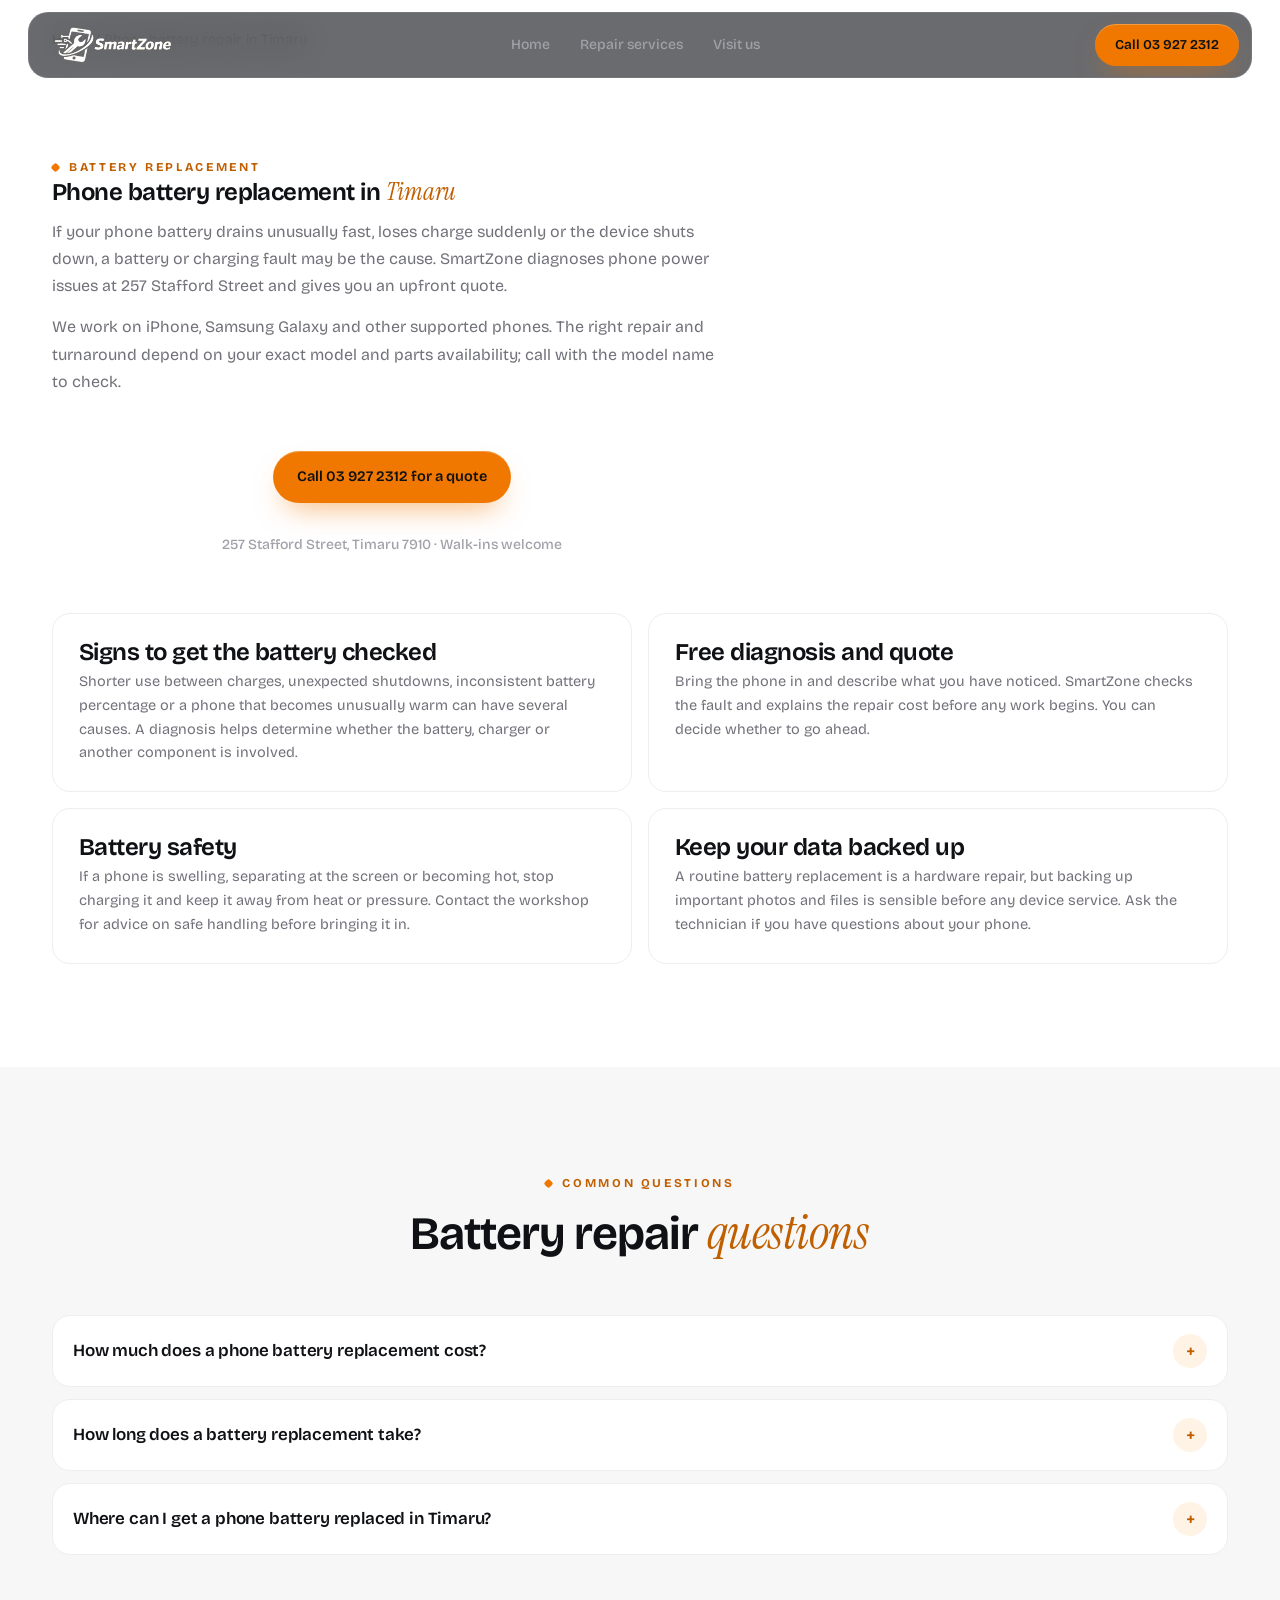
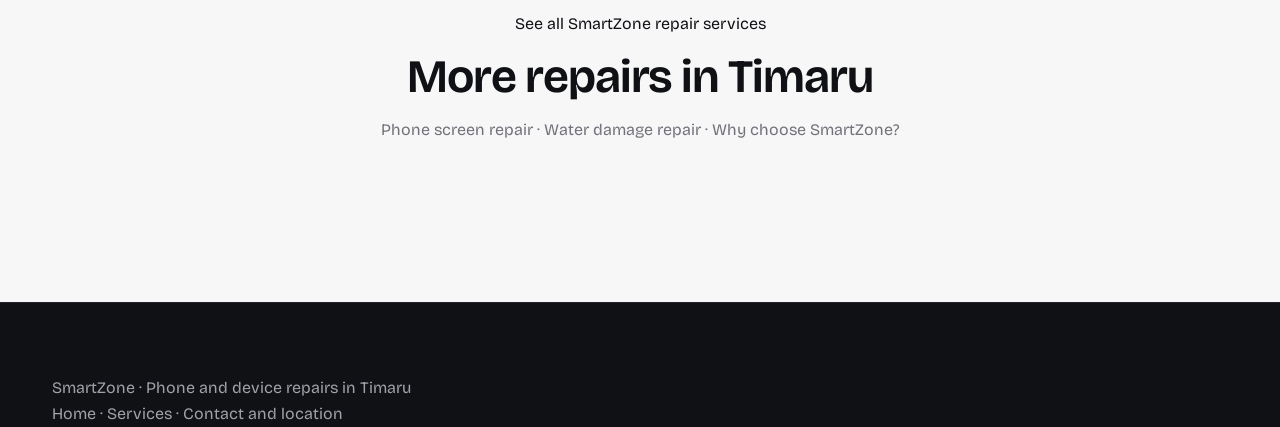
<file: public/phone-battery-repair-timaru.html>
<!DOCTYPE html>
<html lang="en-NZ">
<head>
  <meta charset="UTF-8">
  <meta name="viewport" content="width=device-width, initial-scale=1.0">
  <title>Phone Battery Replacement Timaru | SmartZone</title>
  <meta name="description" content="Phone battery draining quickly or shutting down? SmartZone in Timaru can diagnose battery issues and quote for replacement at 257 Stafford Street.">
  <link rel="canonical" href="https://smartzonenz.co.nz/phone-battery-repair-timaru">
  <meta name="theme-color" content="#0F1115">
  <link rel="icon" type="image/svg+xml" href="/favicon.svg"><link rel="stylesheet" href="/css/styles.css">
  <link rel="preconnect" href="https://fonts.googleapis.com"><link rel="preconnect" href="https://fonts.gstatic.com" crossorigin>
  <link href="https://fonts.googleapis.com/css2?family=Bricolage+Grotesque:opsz,wdth,wght@12..96,75..100,400..800&family=Instrument+Serif:ital@0;1&display=swap" rel="stylesheet">
  <meta property="og:type" content="website"><meta property="og:locale" content="en_NZ"><meta property="og:site_name" content="SmartZone">
  <meta property="og:title" content="Phone Battery Replacement Timaru | SmartZone"><meta property="og:description" content="Battery diagnosis and replacement quotes at SmartZone, 257 Stafford Street, Timaru."><meta property="og:url" content="https://smartzonenz.co.nz/phone-battery-repair-timaru">
</head>
<body>
  <a class="skip-link" href="#main">Skip to main content</a>
  <header class="site-header" id="top"><div class="header-shell"><div class="container header-inner"><a href="/" class="logo" aria-label="SmartZone home"><img src="/images/smartzone-logo.png" alt="SmartZone phone repairs in Timaru" width="152" height="40"></a><nav class="nav" aria-label="Main navigation"><a href="/">Home</a><a href="/#services">Repair services</a><a href="/#visit">Visit us</a></nav><div class="header-actions"><a href="tel:+6439272312" class="btn btn-primary btn-sm">Call 03 927 2312</a></div></div></div></header>
  <main id="main">
    <nav class="container" aria-label="Breadcrumb" style="padding-top:28px;font-size:14px"><a href="/">Home</a> <span aria-hidden="true">/</span> <span>Phone battery repair in Timaru</span></nav>
    <section class="section"><div class="container">
      <header class="section-head section-head-left"><span class="eyebrow">Battery replacement</span><h1>Phone battery replacement in <em>Timaru</em></h1><p>If your phone battery drains unusually fast, loses charge suddenly or the device shuts down, a battery or charging fault may be the cause. SmartZone diagnoses phone power issues at 257 Stafford Street and gives you an upfront quote.</p><p>We work on iPhone, Samsung Galaxy and other supported phones. The right repair and turnaround depend on your exact model and parts availability; call with the model name to check.</p><div class="center-cta"><a href="tel:+6439272312" class="btn btn-primary">Call 03 927 2312 for a quote</a><p>257 Stafford Street, Timaru 7910 · Walk-ins welcome</p></div></header>
      <div class="features">
        <article class="feature"><h2>Signs to get the battery checked</h2><p>Shorter use between charges, unexpected shutdowns, inconsistent battery percentage or a phone that becomes unusually warm can have several causes. A diagnosis helps determine whether the battery, charger or another component is involved.</p></article>
        <article class="feature"><h2>Free diagnosis and quote</h2><p>Bring the phone in and describe what you have noticed. SmartZone checks the fault and explains the repair cost before any work begins. You can decide whether to go ahead.</p></article>
        <article class="feature"><h2>Battery safety</h2><p>If a phone is swelling, separating at the screen or becoming hot, stop charging it and keep it away from heat or pressure. Contact the workshop for advice on safe handling before bringing it in.</p></article>
        <article class="feature"><h2>Keep your data backed up</h2><p>A routine battery replacement is a hardware repair, but backing up important photos and files is sensible before any device service. Ask the technician if you have questions about your phone.</p></article>
      </div>
    </div></section>
    <section class="section section-alt"><div class="container"><header class="section-head"><span class="eyebrow">Common questions</span><h2>Battery repair <em>questions</em></h2></header><div class="faq-list">
      <details class="faq"><summary>How much does a phone battery replacement cost?<span class="faq-icon">+</span></summary><div class="faq-body"><p>Cost varies by phone model and battery availability. Call SmartZone with your exact model for a current quote.</p></div></details>
      <details class="faq"><summary>How long does a battery replacement take?<span class="faq-icon">+</span></summary><div class="faq-body"><p>Time depends on the device and whether the required part is available. Many common repairs take around 30 to 60 minutes; confirm timing before travelling.</p></div></details>
      <details class="faq"><summary>Where can I get a phone battery replaced in Timaru?<span class="faq-icon">+</span></summary><div class="faq-body"><p>SmartZone is at 257 Stafford Street, Timaru 7910, and welcomes walk-ins daily from 9am to 5pm. Call <a href="tel:+6439272312">03 927 2312</a> to ask about your phone.</p></div></details>
    </div><p class="center-cta"><a href="/">See all SmartZone repair services</a></p><nav aria-label="Related repair services" class="section-head"><h2>More repairs in Timaru</h2><p><a href="/screen-repair-timaru">Phone screen repair</a> · <a href="/water-damage-phone-repair-timaru">Water damage repair</a> · <a href="/why-choose-smartzone">Why choose SmartZone?</a></p></nav></div></section>
  </main>
  <footer class="site-footer"><div class="container"><p>SmartZone · Phone and device repairs in Timaru</p><p><a href="/">Home</a> · <a href="/#services">Services</a> · <a href="/#visit">Contact and location</a></p></div></footer>
</body>
</html>
</file>
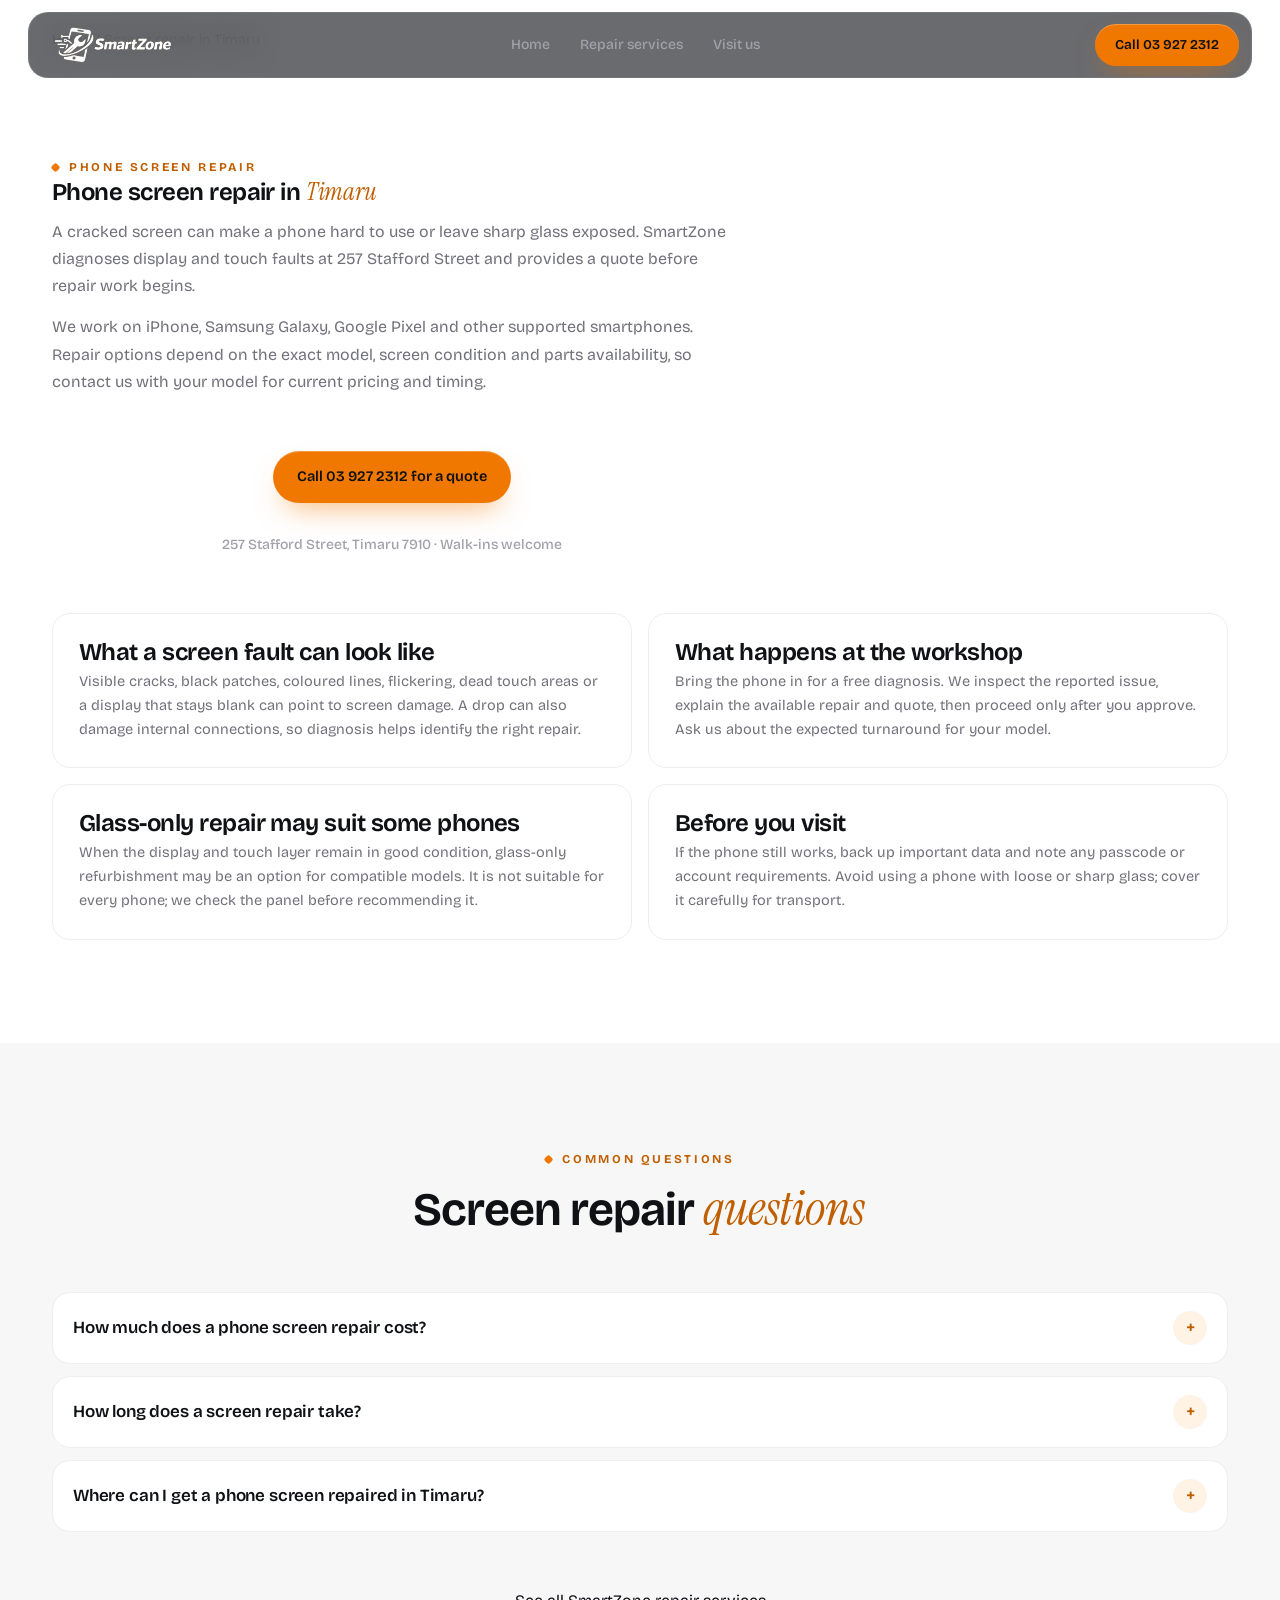
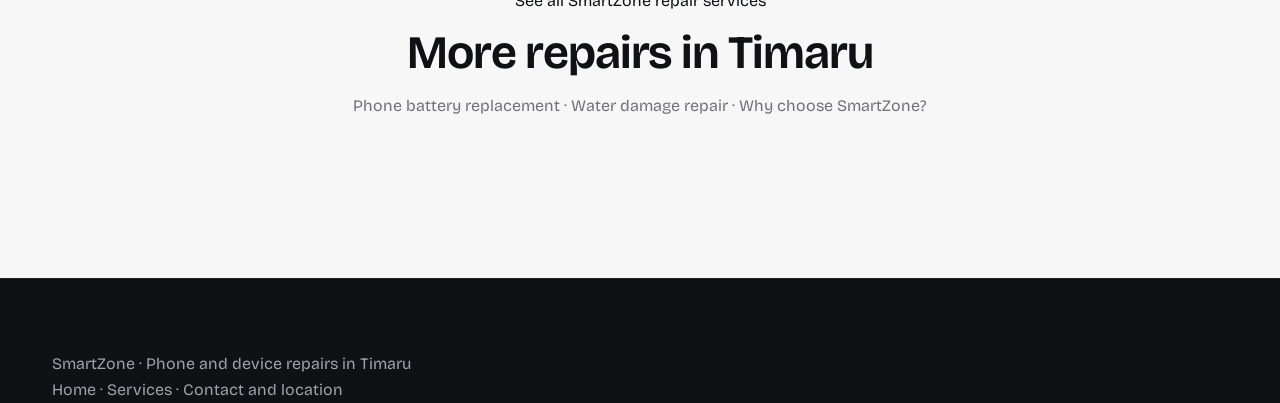
<file: public/screen-repair-timaru.html>
<!DOCTYPE html>
<html lang="en-NZ">
<head>
  <meta charset="UTF-8">
  <meta name="viewport" content="width=device-width, initial-scale=1.0">
  <title>Phone Screen Repair Timaru | SmartZone</title>
  <meta name="description" content="Cracked or unresponsive phone screen? SmartZone in Timaru diagnoses screen faults and provides an upfront quote. Walk in at 257 Stafford Street.">
  <link rel="canonical" href="https://smartzonenz.co.nz/screen-repair-timaru">
  <meta name="theme-color" content="#0F1115">
  <link rel="icon" type="image/svg+xml" href="/favicon.svg">
  <link rel="stylesheet" href="/css/styles.css">
  <link rel="preconnect" href="https://fonts.googleapis.com">
  <link rel="preconnect" href="https://fonts.gstatic.com" crossorigin>
  <link href="https://fonts.googleapis.com/css2?family=Bricolage+Grotesque:opsz,wdth,wght@12..96,75..100,400..800&family=Instrument+Serif:ital@0;1&display=swap" rel="stylesheet">
  <meta property="og:type" content="website">
  <meta property="og:locale" content="en_NZ">
  <meta property="og:site_name" content="SmartZone">
  <meta property="og:title" content="Phone Screen Repair Timaru | SmartZone">
  <meta property="og:description" content="Screen diagnosis and repairs at 257 Stafford Street, Timaru. Ask SmartZone for an upfront quote.">
  <meta property="og:url" content="https://smartzonenz.co.nz/screen-repair-timaru">
</head>
<body>
  <a class="skip-link" href="#main">Skip to main content</a>
  <header class="site-header" id="top"><div class="header-shell"><div class="container header-inner">
    <a href="/" class="logo" aria-label="SmartZone home"><img src="/images/smartzone-logo.png" alt="SmartZone phone repairs in Timaru" width="152" height="40"></a>
    <nav class="nav" aria-label="Main navigation"><a href="/">Home</a><a href="/#services">Repair services</a><a href="/#visit">Visit us</a></nav>
    <div class="header-actions"><a href="tel:+6439272312" class="btn btn-primary btn-sm">Call 03 927 2312</a></div>
  </div></div></header>
  <main id="main">
    <nav class="container" aria-label="Breadcrumb" style="padding-top:28px;font-size:14px"><a href="/">Home</a> <span aria-hidden="true">/</span> <span>Screen repair in Timaru</span></nav>
    <section class="section"><div class="container">
      <header class="section-head section-head-left"><span class="eyebrow">Phone screen repair</span><h1>Phone screen repair in <em>Timaru</em></h1><p>A cracked screen can make a phone hard to use or leave sharp glass exposed. SmartZone diagnoses display and touch faults at 257 Stafford Street and provides a quote before repair work begins.</p><p>We work on iPhone, Samsung Galaxy, Google Pixel and other supported smartphones. Repair options depend on the exact model, screen condition and parts availability, so contact us with your model for current pricing and timing.</p><div class="center-cta"><a href="tel:+6439272312" class="btn btn-primary">Call 03 927 2312 for a quote</a><p>257 Stafford Street, Timaru 7910 · Walk-ins welcome</p></div></header>
      <div class="features">
        <article class="feature"><h2>What a screen fault can look like</h2><p>Visible cracks, black patches, coloured lines, flickering, dead touch areas or a display that stays blank can point to screen damage. A drop can also damage internal connections, so diagnosis helps identify the right repair.</p></article>
        <article class="feature"><h2>What happens at the workshop</h2><p>Bring the phone in for a free diagnosis. We inspect the reported issue, explain the available repair and quote, then proceed only after you approve. Ask us about the expected turnaround for your model.</p></article>
        <article class="feature"><h2>Glass-only repair may suit some phones</h2><p>When the display and touch layer remain in good condition, glass-only refurbishment may be an option for compatible models. It is not suitable for every phone; we check the panel before recommending it.</p></article>
        <article class="feature"><h2>Before you visit</h2><p>If the phone still works, back up important data and note any passcode or account requirements. Avoid using a phone with loose or sharp glass; cover it carefully for transport.</p></article>
      </div>
    </div></section>
    <section class="section section-alt"><div class="container"><header class="section-head"><span class="eyebrow">Common questions</span><h2>Screen repair <em>questions</em></h2></header><div class="faq-list">
      <details class="faq"><summary>How much does a phone screen repair cost?<span class="faq-icon">+</span></summary><div class="faq-body"><p>Pricing depends on the phone model and whether the display assembly or glass-only repair is suitable. Call or visit with your model for a current quote before deciding.</p></div></details>
      <details class="faq"><summary>How long does a screen repair take?<span class="faq-icon">+</span></summary><div class="faq-body"><p>Timing depends on the model, fault and parts availability. SmartZone says many common repairs take around 30 to 60 minutes, but please confirm timing with the workshop.</p></div></details>
      <details class="faq"><summary>Where can I get a phone screen repaired in Timaru?<span class="faq-icon">+</span></summary><div class="faq-body"><p>Visit SmartZone at 257 Stafford Street, Timaru 7910. Walk-ins are welcome daily from 9am to 5pm. Call <a href="tel:+6439272312">03 927 2312</a> before visiting to ask about your device.</p></div></details>
    </div><p class="center-cta"><a href="/">See all SmartZone repair services</a></p><nav aria-label="Related repair services" class="section-head"><h2>More repairs in Timaru</h2><p><a href="/phone-battery-repair-timaru">Phone battery replacement</a> · <a href="/water-damage-phone-repair-timaru">Water damage repair</a> · <a href="/why-choose-smartzone">Why choose SmartZone?</a></p></nav></div></section>
  </main>
  <footer class="site-footer"><div class="container"><p>SmartZone · Phone and device repairs in Timaru</p><p><a href="/">Home</a> · <a href="/#services">Services</a> · <a href="/#visit">Contact and location</a></p></div></footer>
</body>
</html>
</file>
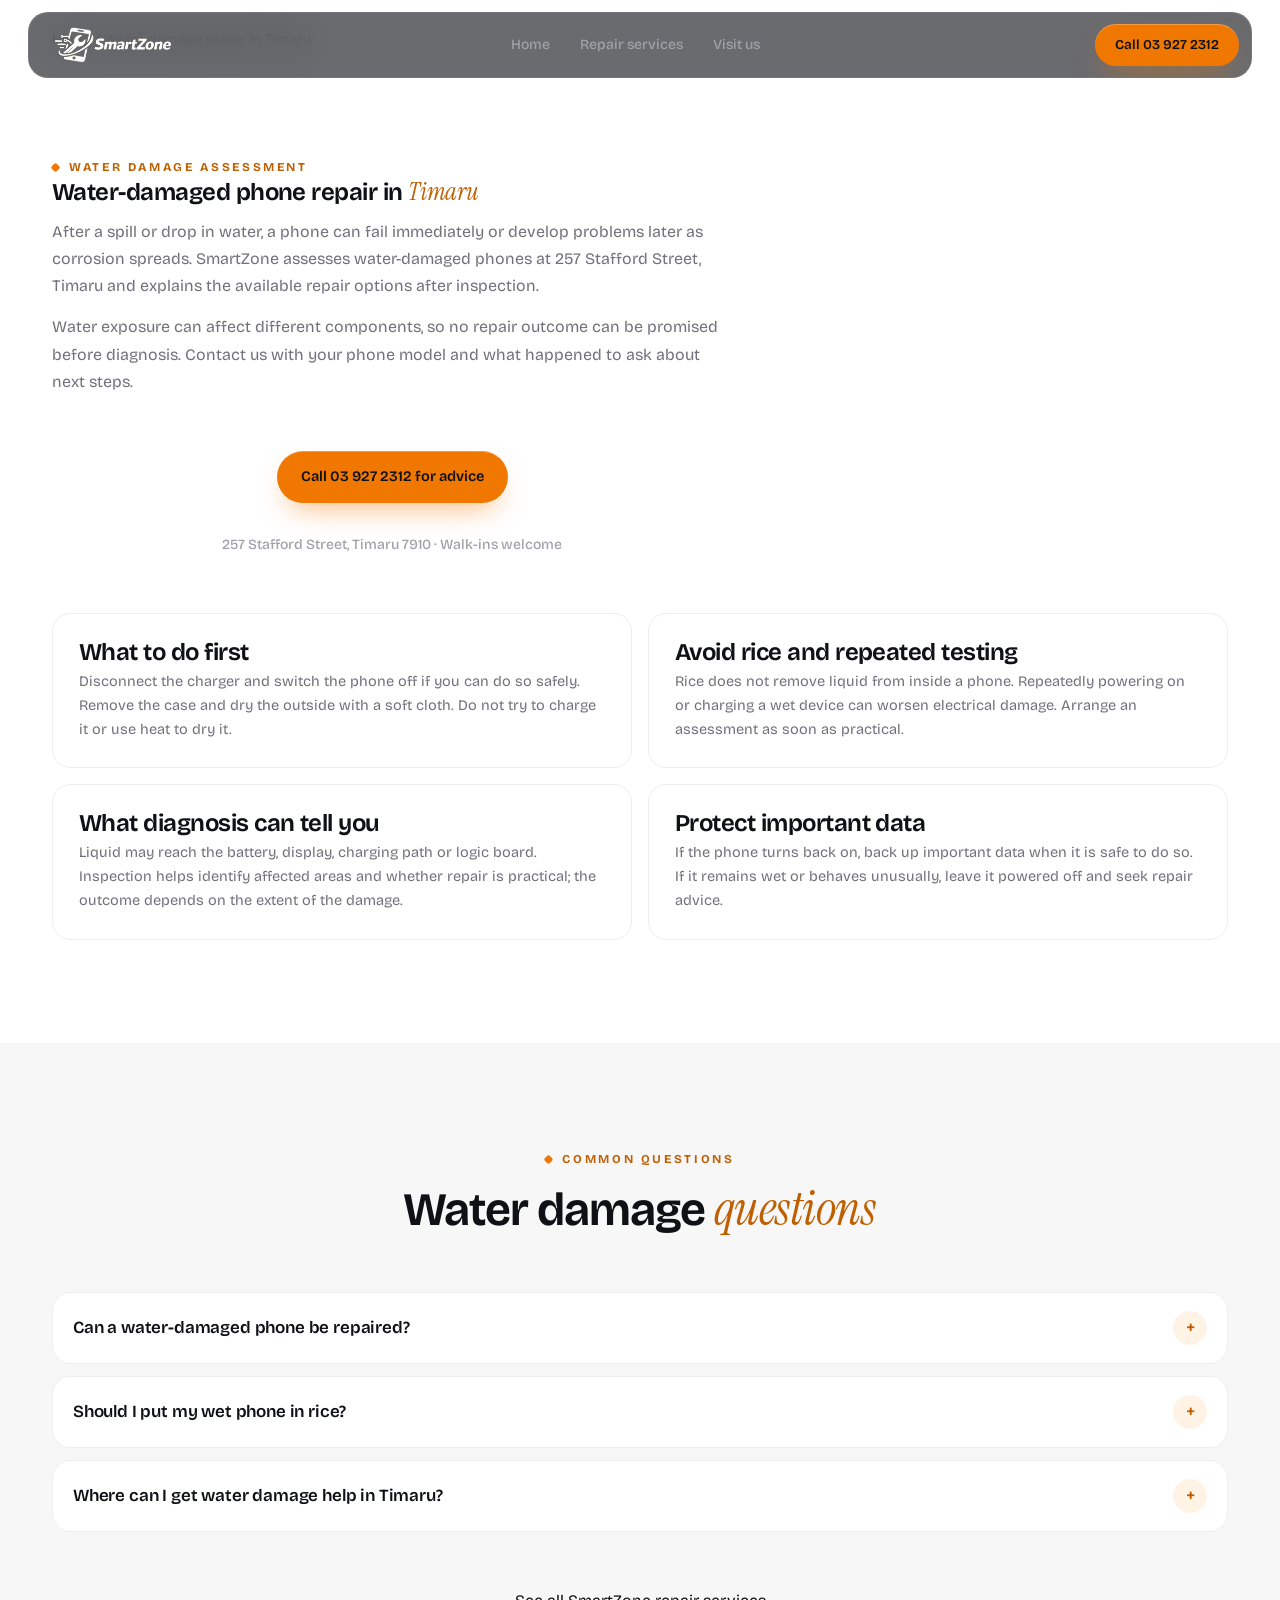
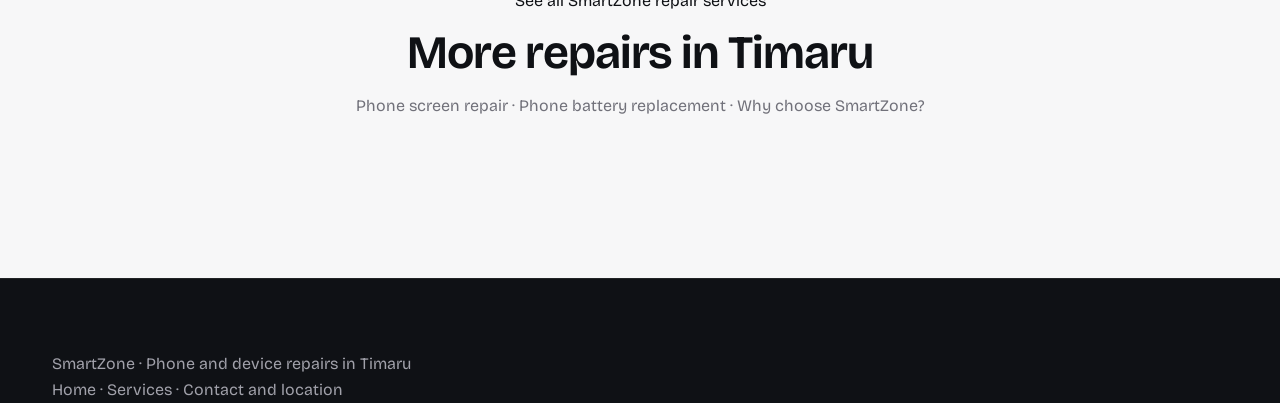
<file: public/water-damage-phone-repair-timaru.html>
<!DOCTYPE html>
<html lang="en-NZ">
<head>
  <meta charset="UTF-8">
  <meta name="viewport" content="width=device-width, initial-scale=1.0">
  <title>Water-Damaged Phone Repair Timaru | SmartZone</title>
  <meta name="description" content="Spilled water on your phone? SmartZone in Timaru can assess water damage and explain repair options. Find us at 257 Stafford Street or call for advice.">
  <link rel="canonical" href="https://smartzonenz.co.nz/water-damage-phone-repair-timaru">
  <meta name="theme-color" content="#0F1115">
  <link rel="icon" type="image/svg+xml" href="/favicon.svg"><link rel="stylesheet" href="/css/styles.css">
  <link rel="preconnect" href="https://fonts.googleapis.com"><link rel="preconnect" href="https://fonts.gstatic.com" crossorigin>
  <link href="https://fonts.googleapis.com/css2?family=Bricolage+Grotesque:opsz,wdth,wght@12..96,75..100,400..800&family=Instrument+Serif:ital@0;1&display=swap" rel="stylesheet">
  <meta property="og:type" content="website"><meta property="og:locale" content="en_NZ"><meta property="og:site_name" content="SmartZone">
  <meta property="og:title" content="Water-Damaged Phone Repair Timaru | SmartZone"><meta property="og:description" content="Water damage assessment and repair options at SmartZone, 257 Stafford Street, Timaru."><meta property="og:url" content="https://smartzonenz.co.nz/water-damage-phone-repair-timaru">
</head>
<body>
  <a class="skip-link" href="#main">Skip to main content</a>
  <header class="site-header" id="top"><div class="header-shell"><div class="container header-inner"><a href="/" class="logo" aria-label="SmartZone home"><img src="/images/smartzone-logo.png" alt="SmartZone phone repairs in Timaru" width="152" height="40"></a><nav class="nav" aria-label="Main navigation"><a href="/">Home</a><a href="/#services">Repair services</a><a href="/#visit">Visit us</a></nav><div class="header-actions"><a href="tel:+6439272312" class="btn btn-primary btn-sm">Call 03 927 2312</a></div></div></div></header>
  <main id="main">
    <nav class="container" aria-label="Breadcrumb" style="padding-top:28px;font-size:14px"><a href="/">Home</a> <span aria-hidden="true">/</span> <span>Water damage repair in Timaru</span></nav>
    <section class="section"><div class="container">
      <header class="section-head section-head-left"><span class="eyebrow">Water damage assessment</span><h1>Water-damaged phone repair in <em>Timaru</em></h1><p>After a spill or drop in water, a phone can fail immediately or develop problems later as corrosion spreads. SmartZone assesses water-damaged phones at 257 Stafford Street, Timaru and explains the available repair options after inspection.</p><p>Water exposure can affect different components, so no repair outcome can be promised before diagnosis. Contact us with your phone model and what happened to ask about next steps.</p><div class="center-cta"><a href="tel:+6439272312" class="btn btn-primary">Call 03 927 2312 for advice</a><p>257 Stafford Street, Timaru 7910 · Walk-ins welcome</p></div></header>
      <div class="features">
        <article class="feature"><h2>What to do first</h2><p>Disconnect the charger and switch the phone off if you can do so safely. Remove the case and dry the outside with a soft cloth. Do not try to charge it or use heat to dry it.</p></article>
        <article class="feature"><h2>Avoid rice and repeated testing</h2><p>Rice does not remove liquid from inside a phone. Repeatedly powering on or charging a wet device can worsen electrical damage. Arrange an assessment as soon as practical.</p></article>
        <article class="feature"><h2>What diagnosis can tell you</h2><p>Liquid may reach the battery, display, charging path or logic board. Inspection helps identify affected areas and whether repair is practical; the outcome depends on the extent of the damage.</p></article>
        <article class="feature"><h2>Protect important data</h2><p>If the phone turns back on, back up important data when it is safe to do so. If it remains wet or behaves unusually, leave it powered off and seek repair advice.</p></article>
      </div>
    </div></section>
    <section class="section section-alt"><div class="container"><header class="section-head"><span class="eyebrow">Common questions</span><h2>Water damage <em>questions</em></h2></header><div class="faq-list">
      <details class="faq"><summary>Can a water-damaged phone be repaired?<span class="faq-icon">+</span></summary><div class="faq-body"><p>Sometimes. It depends on the liquid, how long the phone was exposed, whether it was powered or charged, and which components were affected. SmartZone can assess it and explain the options.</p></div></details>
      <details class="faq"><summary>Should I put my wet phone in rice?<span class="faq-icon">+</span></summary><div class="faq-body"><p>No. Rice is not a reliable way to dry a phone internally. Turn the phone off, do not charge it, dry the exterior and arrange an assessment.</p></div></details>
      <details class="faq"><summary>Where can I get water damage help in Timaru?<span class="faq-icon">+</span></summary><div class="faq-body"><p>Visit SmartZone at 257 Stafford Street, Timaru 7910, or call <a href="tel:+6439272312">03 927 2312</a>. The workshop is open daily from 9am to 5pm.</p></div></details>
    </div><p class="center-cta"><a href="/">See all SmartZone repair services</a></p><nav aria-label="Related repair services" class="section-head"><h2>More repairs in Timaru</h2><p><a href="/screen-repair-timaru">Phone screen repair</a> · <a href="/phone-battery-repair-timaru">Phone battery replacement</a> · <a href="/why-choose-smartzone">Why choose SmartZone?</a></p></nav></div></section>
  </main>
  <footer class="site-footer"><div class="container"><p>SmartZone · Phone and device repairs in Timaru</p><p><a href="/">Home</a> · <a href="/#services">Services</a> · <a href="/#visit">Contact and location</a></p></div></footer>
</body>
</html>
</file>
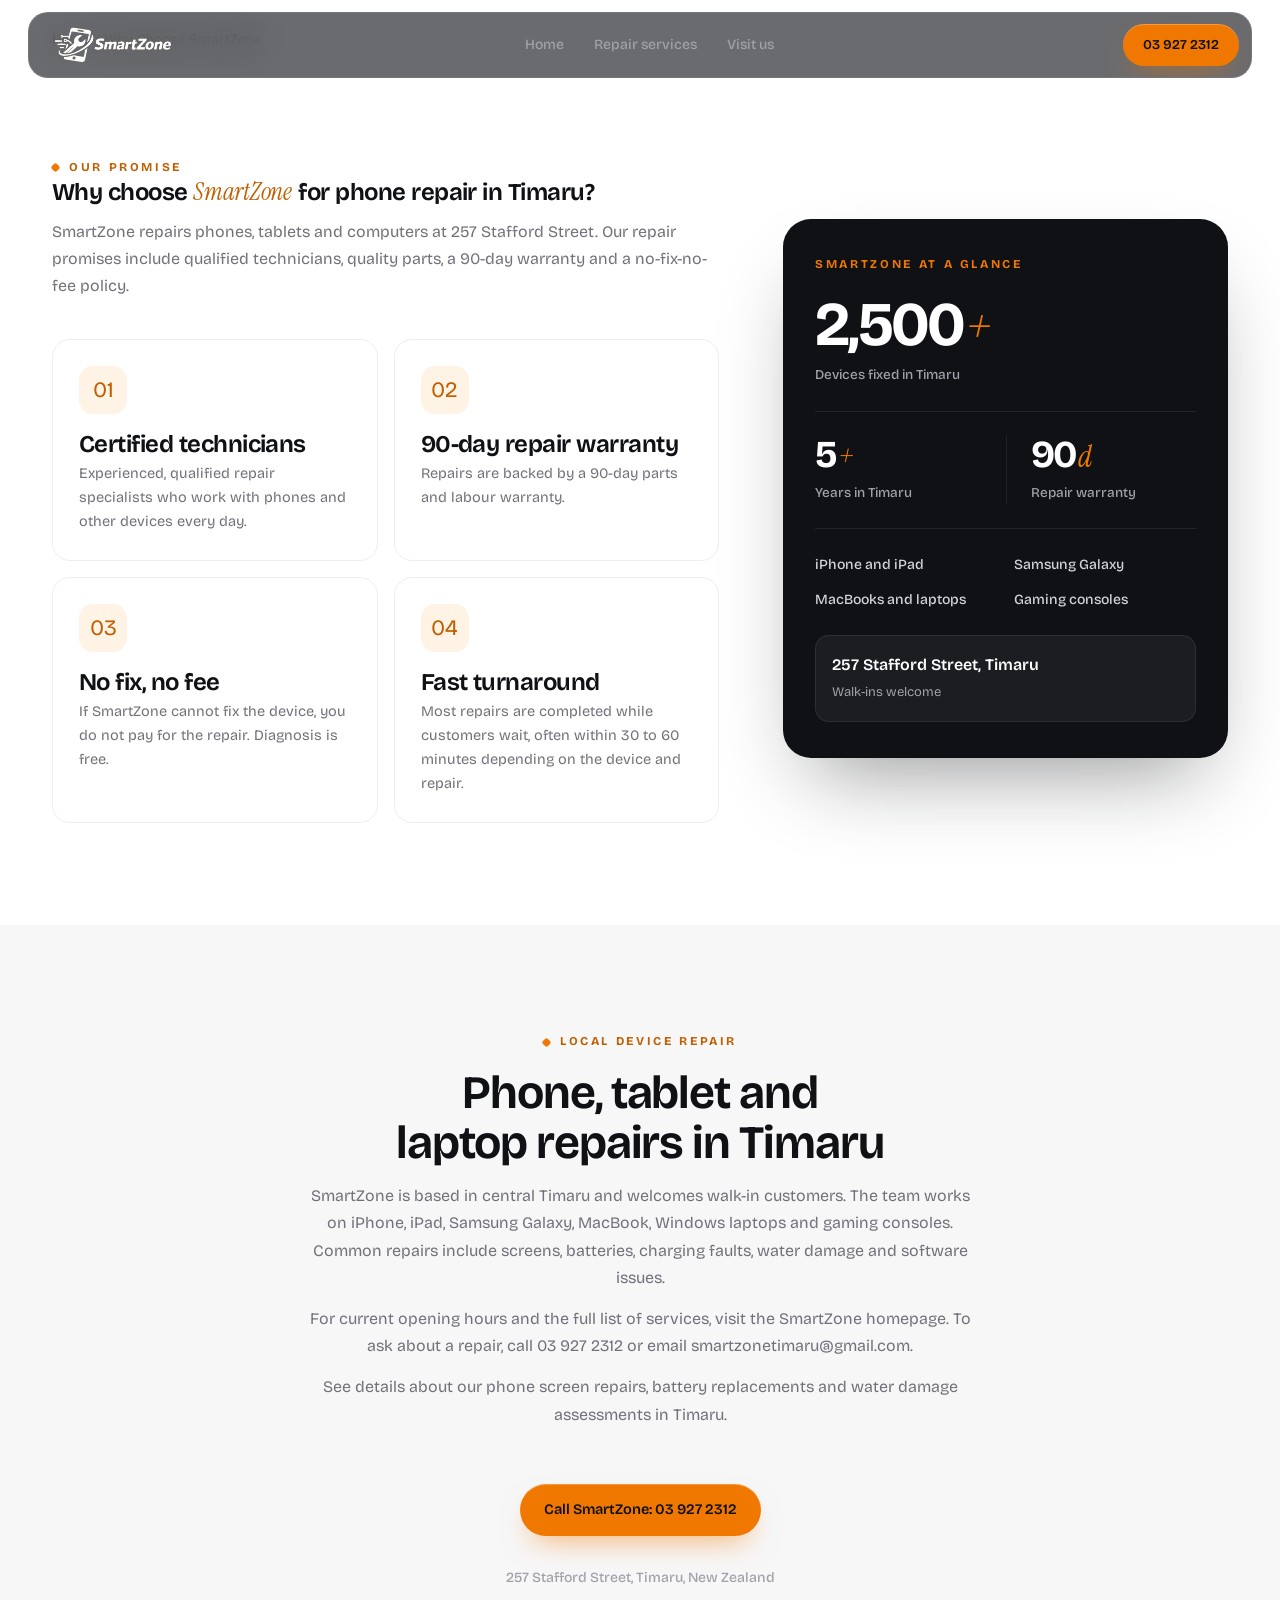
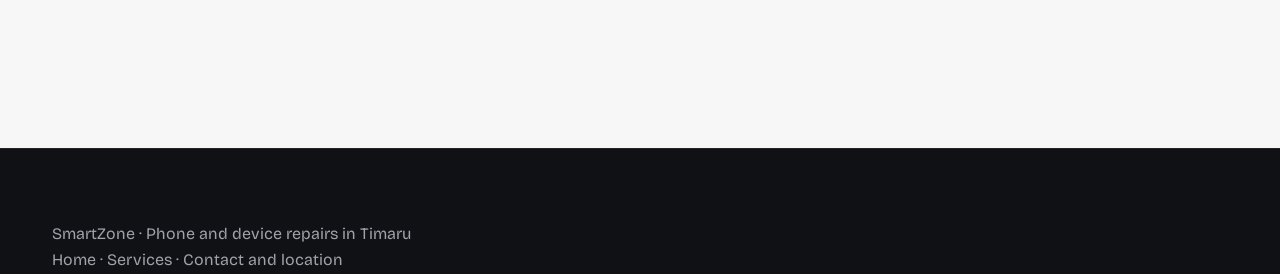
<file: public/why-choose-smartzone.html>
<!DOCTYPE html>
<html lang="en-NZ">
<head>
  <meta charset="UTF-8">
  <meta name="viewport" content="width=device-width, initial-scale=1.0, viewport-fit=cover">
  <title>Why Choose SmartZone for Phone Repair in Timaru?</title>
  <meta name="description" content="See why Timaru customers choose SmartZone for phone, tablet and laptop repairs, including a 90-day warranty, free diagnosis and no-fix-no-fee promise.">
  <meta name="robots" content="index, follow">
  <meta name="theme-color" content="#0F1115">
  <link rel="canonical" href="https://smartzonenz.co.nz/why-choose-smartzone">
  <link rel="icon" type="image/svg+xml" href="/favicon.svg">
  <link rel="stylesheet" href="/css/styles.css">
  <link rel="preconnect" href="https://fonts.googleapis.com">
  <link rel="preconnect" href="https://fonts.gstatic.com" crossorigin>
  <link href="https://fonts.googleapis.com/css2?family=Bricolage+Grotesque:opsz,wdth,wght@12..96,75..100,400..800&family=Instrument+Serif:ital@0;1&display=swap" rel="stylesheet">
  <meta property="og:type" content="website">
  <meta property="og:locale" content="en_NZ">
  <meta property="og:site_name" content="SmartZone">
  <meta property="og:title" content="Why Choose SmartZone for Phone Repair in Timaru?">
  <meta property="og:description" content="Phone, tablet and laptop repairs in Timaru, backed by SmartZone's repair promises and warranty.">
  <meta property="og:url" content="https://smartzonenz.co.nz/why-choose-smartzone">
  <meta property="og:image" content="https://smartzonenz.co.nz/images/smartzone-logo.png">
  <script type="application/ld+json">
  {
    "@context": "https://schema.org",
    "@type": "WebPage",
    "name": "Why Choose SmartZone for Phone Repair in Timaru?",
    "url": "https://smartzonenz.co.nz/why-choose-smartzone",
    "description": "Reasons to choose SmartZone for phone, tablet and laptop repairs in Timaru.",
    "about": { "@id": "https://smartzonenz.co.nz/#business" },
    "isPartOf": { "@type": "WebSite", "name": "SmartZone", "url": "https://smartzonenz.co.nz/" }
  }
  </script>
</head>
<body>
  <a class="skip-link" href="#main">Skip to main content</a>
  <header class="site-header" id="top">
    <div class="header-shell">
      <div class="container header-inner">
        <a href="/" class="logo" aria-label="SmartZone home">
          <img src="/images/smartzone-logo.png" alt="SmartZone phone repairs in Timaru" width="152" height="40">
        </a>
        <nav class="nav" aria-label="Main navigation">
          <a href="/">Home</a>
          <a href="/#services">Repair services</a>
          <a href="/#visit">Visit us</a>
        </nav>
        <div class="header-actions">
          <a href="tel:+6439272312" class="btn btn-primary btn-sm" aria-label="Call SmartZone on 03 927 2312">03 927 2312</a>
        </div>
      </div>
    </div>
  </header>

  <main id="main">
    <nav class="container" aria-label="Breadcrumb" style="padding-top:28px;font-size:14px">
      <a href="/">Home</a> <span aria-hidden="true">/</span> <span>Why Choose SmartZone</span>
    </nav>

    <section class="section" aria-labelledby="page-title">
      <div class="container why-grid">
        <div>
          <header class="section-head section-head-left">
            <span class="eyebrow">Our Promise</span>
            <h1 id="page-title">Why choose <em>SmartZone</em> for phone repair in Timaru?</h1>
            <p>SmartZone repairs phones, tablets and computers at 257 Stafford Street. Our repair promises include qualified technicians, quality parts, a 90-day warranty and a no-fix-no-fee policy.</p>
          </header>

          <div class="features">
            <article class="feature">
              <span class="feature-icon" aria-hidden="true">01</span>
              <h2>Certified technicians</h2>
              <p>Experienced, qualified repair specialists who work with phones and other devices every day.</p>
            </article>
            <article class="feature">
              <span class="feature-icon" aria-hidden="true">02</span>
              <h2>90-day repair warranty</h2>
              <p>Repairs are backed by a 90-day parts and labour warranty.</p>
            </article>
            <article class="feature">
              <span class="feature-icon" aria-hidden="true">03</span>
              <h2>No fix, no fee</h2>
              <p>If SmartZone cannot fix the device, you do not pay for the repair. Diagnosis is free.</p>
            </article>
            <article class="feature">
              <span class="feature-icon" aria-hidden="true">04</span>
              <h2>Fast turnaround</h2>
              <p>Most repairs are completed while customers wait, often within 30 to 60 minutes depending on the device and repair.</p>
            </article>
          </div>
        </div>

        <aside class="glance" aria-label="SmartZone at a glance">
          <p class="glance-title">SmartZone at a glance</p>
          <div class="glance-hero">
            <strong>2,500<em>+</em></strong>
            <span>Devices fixed in Timaru</span>
          </div>
          <div class="glance-pair">
            <div><strong>5<em>+</em></strong><span>Years in Timaru</span></div>
            <div><strong>90<em>d</em></strong><span>Repair warranty</span></div>
          </div>
          <ul class="glance-list">
            <li>iPhone and iPad</li>
            <li>Samsung Galaxy</li>
            <li>MacBooks and laptops</li>
            <li>Gaming consoles</li>
          </ul>
          <div class="glance-foot">
            <div>
              <p>257 Stafford Street, Timaru</p>
              <small>Walk-ins welcome</small>
            </div>
          </div>
        </aside>
      </div>
    </section>

    <section class="section section-alt" aria-labelledby="local-repairs-title">
      <div class="container">
        <header class="section-head">
          <span class="eyebrow">Local device repair</span>
          <h2 id="local-repairs-title">Phone, tablet and laptop repairs in Timaru</h2>
          <p>SmartZone is based in central Timaru and welcomes walk-in customers. The team works on iPhone, iPad, Samsung Galaxy, MacBook, Windows laptops and gaming consoles. Common repairs include screens, batteries, charging faults, water damage and software issues.</p>
          <p>For current opening hours and the full list of services, visit the <a href="/">SmartZone homepage</a>. To ask about a repair, call <a href="tel:+6439272312">03 927 2312</a> or email <a href="mailto:smartzonetimaru@gmail.com">smartzonetimaru@gmail.com</a>.</p>
          <p>See details about our <a href="/screen-repair-timaru">phone screen repairs</a>, <a href="/phone-battery-repair-timaru">battery replacements</a> and <a href="/water-damage-phone-repair-timaru">water damage assessments</a> in Timaru.</p>
          <div class="center-cta">
            <a href="tel:+6439272312" class="btn btn-primary">Call SmartZone: 03 927 2312</a>
            <p>257 Stafford Street, Timaru, New Zealand</p>
          </div>
        </header>
      </div>
    </section>
  </main>

  <footer class="site-footer">
    <div class="container">
      <p><a href="/">SmartZone</a> · Phone and device repairs in Timaru</p>
      <p><a href="/">Home</a> · <a href="/#services">Services</a> · <a href="/#visit">Contact and location</a></p>
    </div>
  </footer>
</body>
</html>
</file>
<file: css/styles.css>
/* ==========================================================================
   SmartZone — Phone Repair Timaru
   Plain CSS, no build step. Brand + type tokens live in :root.
   Type: Bricolage Grotesque (all text) · Instrument Serif (italic accents)
   ========================================================================== */

:root {
  /* ── SmartZone brand palette (measured from smartzonenz.co.nz CSS, logo + app icon) ──
     #F07800  primary orange   — buttons, links, accents        (original "brand")
     #C05F00  dark orange      — hover + orange text on light   (original "brand-dark")
     #FFF3E6  orange tint      — soft icon/badge backgrounds    (original "brand-light")
     #FF9F13  icon orange      — favicon / app-icon background  (secondary accent)
     #0F1115  ink              — header, dark sections, logo bg (original "surface-dark")
     #FFFFFF  logo             — logo is white, always on ink
     Neutrals: #FFFFFF #F7F7F8 #EEEEF0 · text #0F1115 #3F3F46 #71717A #94949C
     On dark:  #FFFFFF #D4D4D8 #A1A1AA #71717A #52525B                            */
  --brand: #F07800;
  --brand-dark: #C05F00;
  --brand-ink: #C05F00;   /* orange text on light backgrounds (AA-friendly) */
  --brand-soft: #FF9F13;
  --brand-light: #FFF3E6;
  --brand-a10: rgba(240, 120, 0, .10);
  --brand-a20: rgba(240, 120, 0, .20);

  /* Ink (dark) */
  --ink: #0F1115;
  --ink-2: #16191E;
  --ink-3: #1F2228;
  --ink-line: rgba(255, 255, 255, .08);

  /* Text */
  --text: #0F1115;
  --text-body: #3F3F46;
  --text-muted: #71717A;
  --text-faint: #94949C;
  --text-on-dark: #FFFFFF;
  --text-on-dark-muted: #A1A1AA;

  /* Neutral light surfaces (original site) */
  --surface: #FFFFFF;
  --surface-warm: #FFFFFF;
  --surface-alt: #F7F7F8;
  --line: #EEEEF0;

  /* Type */
  --font-display: "Bricolage Grotesque", system-ui, -apple-system, "Segoe UI", Roboto, sans-serif;
  --font-serif: "Instrument Serif", Georgia, "Times New Roman", serif;
  --font-body: "Bricolage Grotesque", system-ui, -apple-system, "Segoe UI", Roboto, sans-serif;

  /* Shape + depth */
  --radius-sm: 10px;
  --radius: 18px;
  --radius-lg: 28px;
  --shadow-sm: 0 1px 2px rgba(15, 17, 21, .05), 0 2px 6px rgba(15, 17, 21, .04);
  --shadow: 0 18px 40px -20px rgba(15, 17, 21, .22);
  --shadow-lg: 0 40px 80px -30px rgba(15, 17, 21, .45);
  --shadow-brand: 0 14px 30px -12px rgba(240, 120, 0, .6);

  --container: 1240px;
  --header-h: 84px;
  --ease: cubic-bezier(.22, 1, .36, 1);
}

/* ---------- Reset ---------- */
*, *::before, *::after { box-sizing: border-box; }
* { margin: 0; }
html { scroll-behavior: smooth; scroll-padding-top: calc(var(--header-h) + 16px); -webkit-text-size-adjust: 100%; }
body {
  font-family: var(--font-body);
  font-size: 16px;
  line-height: 1.65;
  color: var(--text);
  background: var(--surface-warm);
  -webkit-font-smoothing: antialiased;
  -moz-osx-font-smoothing: grayscale;
  text-rendering: optimizeLegibility;
  overflow-x: hidden;
}
img, svg, iframe { display: block; max-width: 100%; }
img { height: auto; }
a { color: inherit; text-decoration: none; }
ul, ol { list-style: none; padding: 0; }
button { font: inherit; cursor: pointer; border: 0; background: none; color: inherit; }
::selection { background: var(--brand); color: var(--ink); }

h1, h2, h3 {
  font-family: var(--font-display);
  font-weight: 650;
  line-height: 1;
  letter-spacing: -.022em;
  font-variation-settings: normal;
  text-wrap: balance;
}
/* Serif italic accent inside headings */
h1 em, h2 em, .footer-big em, .stat em, .glance em {
  font-family: var(--font-serif);
  font-style: italic;
  font-weight: 400;
  letter-spacing: -.01em;
  font-variation-settings: normal;
  color: var(--brand-ink);
}
.hero h1 em, .section-dark h2 em, .final-cta h2 em, .footer-big em, .glance em { color: var(--brand); }
h1 em, h2 em { font-size: 1.05em; line-height: .9; padding-right: .04em; }

.icon {
  width: 1em; height: 1em; flex-shrink: 0;
  fill: none; stroke: currentColor; stroke-width: 2; stroke-linecap: round; stroke-linejoin: round;
}

.container { width: 100%; max-width: var(--container); margin-inline: auto; padding-inline: 20px; }
@media (min-width: 1024px) { .container { padding-inline: 32px; } }

.skip-link {
  position: absolute; left: 12px; top: -60px; z-index: 200;
  background: var(--brand); color: var(--ink); padding: 10px 16px; border-radius: var(--radius-sm); font-weight: 700;
}
.skip-link:focus { top: 12px; }
:focus-visible { outline: 2px solid var(--brand); outline-offset: 3px; border-radius: 6px; }

/* Scroll progress */
.scroll-progress { position: fixed; z-index: 100; inset: 0 0 auto 0; height: 3px; pointer-events: none; }
.scroll-progress span {
  display: block; height: 100%; transform-origin: left; transform: scaleX(var(--p, 0));
  background: linear-gradient(90deg, var(--brand), var(--brand-soft));
}

/* ---------- Buttons ---------- */
.btn {
  position: relative; overflow: hidden; isolation: isolate;
  display: inline-flex; align-items: center; justify-content: center; gap: 10px;
  padding: 14px 24px; border-radius: 999px;
  font-family: var(--font-body); font-size: 14.5px; font-weight: 600; letter-spacing: 0;
  white-space: nowrap;
  transition: background-color .25s var(--ease), color .25s, border-color .25s, box-shadow .35s var(--ease), transform .35s var(--ease);
}
.btn .icon { font-size: 17px; stroke-width: 2.3; transition: transform .35s var(--ease); }
.btn:active { transform: translateY(1px) scale(.99); }

.btn-primary { background: var(--brand); color: var(--ink); box-shadow: var(--shadow-brand), inset 0 1px 0 rgba(255,255,255,.25); }
.btn-primary::after {
  content: ""; position: absolute; inset: 0; z-index: -1;
  background: linear-gradient(110deg, transparent 25%, rgba(255,255,255,.35) 50%, transparent 75%);
  transform: translateX(-120%); transition: transform .9s var(--ease);
}
.btn-primary:hover { background: var(--brand-dark); color: #fff; transform: translateY(-2px); box-shadow: 0 20px 36px -14px rgba(240,120,0,.75), inset 0 1px 0 rgba(255,255,255,.25); }
.btn-primary:hover::after { transform: translateX(120%); }

.btn-ghost { border: 1.5px solid var(--line); color: var(--text); background: var(--surface); }
.btn-ghost:hover { border-color: var(--brand); color: var(--brand-dark); transform: translateY(-2px); }

.btn-glass { border: 1px solid rgba(255,255,255,.16); background: rgba(255,255,255,.05); color: #fff; backdrop-filter: blur(8px); -webkit-backdrop-filter: blur(8px); }
.btn-glass:hover { border-color: rgba(255,255,255,.35); background: rgba(255,255,255,.1); transform: translateY(-2px); }
.btn-glass:hover .icon { transform: translateX(4px); }

.btn-dark { background: var(--ink); color: #fff; }
.btn-dark:hover { background: var(--ink-3); transform: translateY(-2px); }

.btn-sm { padding: 10px 20px; font-size: 13.5px; }
.btn-lg { padding: 15px 26px; font-size: 14.5px; }
.btn-xl {
  padding: 18px 36px; gap: 12px;
  font-family: var(--font-display); font-size: clamp(21px, 2.6vw, 28px); font-weight: 700; letter-spacing: -.01em;
}
.btn-xl .icon { font-size: .8em; }
.btn-block { width: 100%; }

.link-arrow {
  display: inline-flex; align-items: center; gap: 8px; margin-top: auto; padding-top: 18px;
  font-size: 14px; font-weight: 700; color: var(--text);
  transition: color .25s, gap .35s var(--ease);
}
.link-arrow .icon { display: grid; place-items: center; width: 28px; height: 28px; padding: 6px; border-radius: 50%; background: var(--brand-light); color: var(--brand-ink); stroke-width: 2.6; transition: background-color .25s, color .25s, transform .35s var(--ease); }
.link-arrow:hover, [data-spotlight]:hover .link-arrow { color: var(--brand-dark); gap: 12px; }
.link-arrow:hover .icon, [data-spotlight]:hover .link-arrow .icon { background: var(--brand); color: var(--ink); transform: rotate(-45deg); }

/* ---------- Eyebrow ---------- */
.eyebrow {
  display: inline-flex; align-items: center; gap: 10px;
  font-family: var(--font-body); font-size: 12px; font-weight: 700; letter-spacing: .22em; text-transform: uppercase; color: var(--brand-ink);
}
.hero .eyebrow, .section-dark .eyebrow, .final-cta .eyebrow { color: var(--brand); }
.eyebrow::before { content: ""; width: 7px; height: 7px; border-radius: 2px; background: var(--brand); transform: rotate(45deg); }
.eyebrow-light { color: #fff; }

/* ---------- Header (floating pill) ---------- */
.site-header { position: fixed; z-index: 50; inset: 0 0 auto 0; padding: 12px 12px 0; pointer-events: none; }
.header-shell {
  pointer-events: auto;
  max-width: calc(var(--container) - 16px); margin-inline: auto; overflow: hidden;
  border-radius: 20px;
  background: rgba(15, 17, 21, .62);
  border: 1px solid rgba(255,255,255,.08);
  backdrop-filter: saturate(180%) blur(18px);
  -webkit-backdrop-filter: saturate(180%) blur(18px);
  transition: background-color .35s, box-shadow .35s, border-color .35s;
}
.site-header.is-scrolled .header-shell { background: rgba(15, 17, 21, .9); box-shadow: 0 20px 40px -20px rgba(0,0,0,.55); border-color: rgba(255,255,255,.1); }
.header-inner { display: flex; align-items: center; justify-content: space-between; gap: 16px; height: 64px; padding-inline: 14px 10px; }
@media (min-width: 1024px) { .header-inner { padding-inline: 20px 12px; } }
.logo img { height: 40px; width: auto; transition: opacity .2s; }
.logo:hover img { opacity: .8; }

.nav { display: none; align-items: center; gap: 2px; }
.nav a {
  position: relative; padding: 8px 14px; border-radius: 999px;
  font-size: 14px; font-weight: 500; color: #A1A1AA;
  transition: color .2s, background-color .2s;
}
.nav a:hover { color: #fff; background: rgba(255,255,255,.06); }
.nav a.is-active { color: #fff; background: rgba(255,255,255,.1); }

.header-actions { display: flex; align-items: center; gap: 8px; }
.header-phone {
  display: none; align-items: center; gap: 8px; padding: 9px 14px; border-radius: 999px;
  font-size: 14px; font-weight: 600; color: #D4D4D8; transition: color .2s;
}
.header-phone .icon { color: var(--brand); font-size: 15px; stroke-width: 2.4; }
.header-phone:hover { color: #fff; }

.show-xs { display: inline; }
.hide-xs { display: none; }

.menu-btn { display: grid; place-items: center; width: 44px; height: 44px; border-radius: 14px; color: #D4D4D8; background: rgba(255,255,255,.06); }
.menu-btn .icon { font-size: 20px; grid-area: 1 / 1; transition: opacity .2s, transform .35s var(--ease); }
.menu-btn .icon-close { opacity: 0; transform: rotate(-90deg); }
.menu-btn[aria-expanded="true"] .icon-open { opacity: 0; transform: rotate(90deg); }
.menu-btn[aria-expanded="true"] .icon-close { opacity: 1; transform: none; }

.mobile-menu { display: grid; grid-template-rows: 0fr; transition: grid-template-rows .45s var(--ease); }
.mobile-menu > .container { overflow: hidden; padding-inline: 14px; }
.mobile-menu.is-open { grid-template-rows: 1fr; }
.mobile-menu a:not(.btn) {
  display: flex; align-items: baseline; gap: 14px; padding: 12px 6px;
  border-top: 1px solid rgba(255,255,255,.06);
  font-family: var(--font-display); font-size: 21px; font-weight: 600; letter-spacing: -.02em; color: #D4D4D8;
  transition: color .2s, padding-left .3s var(--ease);
}
.mobile-menu a:not(.btn) span { font-family: var(--font-body); font-size: 11px; font-weight: 700; letter-spacing: .14em; color: var(--brand); }
.mobile-menu a:not(.btn):hover { color: var(--brand-soft); padding-left: 12px; }
.mobile-menu .btn { margin: 10px 0 16px; }

@media (min-width: 480px) { .show-xs { display: none; } .hide-xs { display: inline; } }
@media (min-width: 1024px) { .nav { display: flex; } .menu-btn, .mobile-menu { display: none; } }
@media (min-width: 1180px) { .header-phone { display: inline-flex; } }

/* ---------- Sections ---------- */
.section { position: relative; padding-block: clamp(64px, 8vw, 110px); }
.section-alt { background: var(--surface-alt); }

.section-head { max-width: 680px; margin: 0 auto clamp(36px, 5vw, 56px); text-align: center; }
.section-head .eyebrow { justify-content: center; }
.section-head h2 { margin-top: 14px; font-size: clamp(1.9rem, 3.8vw, 2.9rem); line-height: 1.08; color: var(--text); }
.section-head p { margin-top: 14px; font-size: 16px; line-height: 1.7; color: var(--text-muted); }
.section-head-left { margin-inline: 0; text-align: left; }
.section-head-left .eyebrow { justify-content: flex-start; }
.section-head-split { max-width: none; text-align: left; }
.section-head-split .eyebrow { justify-content: flex-start; }
@media (min-width: 900px) {
  .section-head-split { display: flex; align-items: flex-end; justify-content: space-between; gap: 48px; }
  .section-head-split p { max-width: 380px; margin-top: 0; padding-bottom: 8px; }
}

/* Dark section */
.section-dark { background: var(--ink); color: var(--text-on-dark); overflow: hidden; isolation: isolate; }
.section-dark .section-head h2 { color: #fff; }
.section-dark .section-head p { color: var(--text-on-dark-muted); }
.section-dark-glow {
  position: absolute; z-index: -1; left: 50%; top: 0; width: 1100px; height: 600px; transform: translate(-50%, -40%);
  background: radial-gradient(ellipse, rgba(240,120,0,.2), transparent 65%);
}

/* Spotlight hover (cursor-following glow) */
[data-spotlight] { --mx: 50%; --my: 50%; }
[data-spotlight]::before {
  content: ""; position: absolute; inset: 0; z-index: 1; border-radius: inherit; pointer-events: none;
  background: radial-gradient(420px circle at var(--mx) var(--my), rgba(240,120,0,.10), transparent 45%);
  opacity: 0; transition: opacity .4s;
}
[data-spotlight]:hover::before { opacity: 1; }

/* ---------- Hero ---------- */
.hero {
  position: relative; overflow: hidden; isolation: isolate;
  background: var(--ink); color: #fff;
  padding-top: calc(var(--header-h) + clamp(40px, 7vw, 88px));
}
.hero-grid-bg {
  position: absolute; inset: 0; z-index: -2; opacity: .55;
  background-image:
    linear-gradient(rgba(255,255,255,.05) 1px, transparent 1px),
    linear-gradient(90deg, rgba(255,255,255,.05) 1px, transparent 1px);
  background-size: 56px 56px;
  mask-image: radial-gradient(ellipse 70% 60% at 65% 35%, #000 20%, transparent 75%);
  -webkit-mask-image: radial-gradient(ellipse 70% 60% at 65% 35%, #000 20%, transparent 75%);
}
.hero-glow {
  position: absolute; z-index: -1; right: -15%; top: -25%; width: 900px; height: 900px; border-radius: 50%;
  background: radial-gradient(circle, rgba(240,120,0,.32), transparent 60%);
  animation: drift 14s ease-in-out infinite alternate;
}
.hero-glow-2 { right: auto; left: -30%; top: 40%; width: 700px; height: 700px; background: radial-gradient(circle, rgba(255,159,19,.12), transparent 60%); animation-delay: -7s; }
@keyframes drift { to { transform: translate(-60px, 40px) scale(1.08); } }

.hero-inner { display: grid; gap: 64px; align-items: center; padding-bottom: clamp(64px, 9vw, 112px); }
@media (min-width: 1024px) { .hero-inner { grid-template-columns: 1.08fr .92fr; gap: 56px; } }

.status-badge {
  display: inline-flex; align-items: center; gap: 10px; margin-bottom: 22px;
  padding: 8px 16px 8px 12px; border-radius: 999px;
  background: rgba(240,120,0,.1); border: 1px solid rgba(240,120,0,.3);
  font-size: 12.5px; font-weight: 600; letter-spacing: .04em; color: var(--brand-soft);
}
.pulse { position: relative; width: 8px; height: 8px; border-radius: 50%; background: var(--brand); }
.pulse::after { content: ""; position: absolute; inset: 0; border-radius: 50%; background: var(--brand); animation: ping 1.8s cubic-bezier(0, 0, .2, 1) infinite; }
.status-badge.is-closed { background: rgba(255,255,255,.06); border-color: rgba(255,255,255,.14); color: #D4D4D8; }
.status-badge.is-closed .pulse { background: #71717A; }
.status-badge.is-closed .pulse::after { display: none; }
@keyframes ping { 75%, 100% { transform: scale(2.6); opacity: 0; } }

.hero-title { font-size: clamp(2.4rem, 5.2vw, 4.25rem); line-height: 1.02; letter-spacing: -.03em; font-weight: 650; }
.hero-title em { display: inline-block; background: linear-gradient(100deg, var(--brand) 10%, var(--brand-soft) 90%); -webkit-background-clip: text; background-clip: text; color: transparent; }
.hero-lead { margin-top: 22px; max-width: 480px; font-size: 16.5px; line-height: 1.75; color: var(--text-on-dark-muted); }
.hero-lead strong { color: #fff; font-weight: 700; }

.hero-ctas { margin-top: 30px; display: flex; flex-direction: column; gap: 12px; }
@media (min-width: 560px) { .hero-ctas { flex-direction: row; flex-wrap: wrap; } }

.hero-proof { margin-top: 30px; display: flex; align-items: center; gap: 16px; }
.avatars { display: flex; }
.avatars span {
  display: grid; place-items: center; width: 42px; height: 42px; border-radius: 50%;
  margin-left: -10px; border: 2px solid var(--ink);
  background: linear-gradient(135deg, var(--ink-3), var(--ink-3)); color: var(--brand-soft);
  font-family: var(--font-display); font-size: 14px; font-weight: 700;
}
.avatars span:first-child { margin-left: 0; }
.hero-proof p { margin-top: 2px; font-size: 14px; color: var(--text-on-dark-muted); }
.hero-proof strong { color: #fff; }

.hero-signals { margin-top: 26px; padding-top: 20px; border-top: 1px solid var(--ink-line); display: flex; flex-wrap: wrap; gap: 12px 28px; }
.hero-signals li { display: flex; align-items: center; gap: 8px; font-size: 13.5px; font-weight: 500; color: #D4D4D8; }
.hero-signals .icon { color: var(--brand); font-size: 17px; }

/* Hero visual — animated phone (cracked → scanned → fixed) */
.hero-visual {
  position: relative; display: grid; place-items: center;
  width: 100%; max-width: 480px; margin-inline: auto; padding: 36px 0;
  perspective: 1400px;
}
.hero-ring {
  position: absolute; z-index: -1; left: 50%; top: 50%;
  width: 460px; height: 460px; margin: -230px 0 0 -230px; border-radius: 50%;
  border: 1px dashed rgba(240,120,0,.35);
  animation: spin 60s linear infinite;
}
.hero-ring-2 { width: 340px; height: 340px; margin: -170px 0 0 -170px; border: 1px solid rgba(255,255,255,.06); animation-duration: 40s; animation-direction: reverse; }
@keyframes spin { to { transform: rotate(360deg); } }

.device-wrap { position: relative; }
.device {
  --w: 268px;
  position: relative; width: var(--w); aspect-ratio: 9 / 19; padding: 9px; border-radius: 46px;
  background: linear-gradient(145deg, #52525B 0%, #1F2228 22%, #0F1115 60%, #52525B 100%);
  box-shadow:
    0 0 0 1px rgba(255,255,255,.14),
    inset 0 0 0 1.5px rgba(255,255,255,.08),
    0 60px 100px -40px rgba(0,0,0,.9),
    0 30px 90px -30px rgba(240,120,0,.45);
  transform: rotateY(-14deg) rotateX(6deg) rotateZ(2deg);
  transition: transform 1.1s var(--ease);
}
.hero-visual:hover .device { transform: rotateY(-4deg) rotateX(2deg) rotateZ(0); }
.device-btn { position: absolute; width: 3px; border-radius: 3px; background: #52525B; }
.device-btn-power { right: -3px; top: 26%; height: 13%; }
.device-btn-vol { left: -3px; top: 20%; height: 17%; }
.device-shadow {
  position: absolute; z-index: -1; left: 6%; right: 6%; bottom: -36px; height: 48px; border-radius: 50%;
  background: radial-gradient(ellipse, rgba(240,120,0,.4), transparent 70%); filter: blur(12px);
}

.device-screen {
  position: relative; height: 100%; overflow: hidden; border-radius: 38px;
  display: flex; flex-direction: column; gap: 12px; padding: 12px 14px 16px;
  background: radial-gradient(120% 70% at 50% 0%, #1F2228 0%, #0F1115 62%);
  color: #fff; font-family: var(--font-body);
}
.ds-statusbar { display: flex; align-items: center; justify-content: space-between; padding: 2px 8px 0; font-size: 12px; font-weight: 600; }
.ds-camera { width: 72px; height: 21px; border-radius: 999px; background: #000; }
.ds-sys { display: flex; align-items: flex-end; gap: 2px; }
.ds-sys i { width: 3px; border-radius: 1px; background: #fff; }
.ds-sys i:nth-child(1) { height: 5px; } .ds-sys i:nth-child(2) { height: 7px; } .ds-sys i:nth-child(3) { height: 9px; }
.ds-sys b { width: 20px; height: 10px; margin-left: 5px; border-radius: 3px; border: 1.5px solid rgba(255,255,255,.8); background: linear-gradient(90deg, #fff 70%, transparent 70%) content-box; padding: 1px; }

.ds-brand img { height: 24px; width: auto; margin: 4px auto 0; }

.ds-card { padding: 14px; border-radius: 18px; background: rgba(255,255,255,.06); border: 1px solid rgba(255,255,255,.08); }
.ds-card small { display: block; font-size: 9.5px; font-weight: 700; letter-spacing: .16em; text-transform: uppercase; color: #A1A1AA; }
.ds-card strong { display: block; margin-top: 4px; font-family: var(--font-display); font-size: 15px; font-weight: 650; letter-spacing: -.01em; white-space: nowrap; }
.ds-progress { height: 6px; margin: 12px 0 10px; border-radius: 999px; background: rgba(255,255,255,.1); overflow: hidden; }
.ds-progress span { display: block; height: 100%; width: 6%; border-radius: inherit; background: linear-gradient(90deg, var(--brand), var(--brand-soft)); transition: width .7s var(--ease); }
.ds-steps { display: grid; gap: 8px; }
.ds-step { display: flex; align-items: center; gap: 8px; font-size: 12.5px; color: #A1A1AA; transition: color .4s; }
.ds-step i { display: grid; place-items: center; width: 18px; height: 18px; border-radius: 50%; border: 1.5px solid rgba(255,255,255,.2); color: var(--ink); font-size: 11px; transition: background-color .4s, border-color .4s; }
.ds-step i .icon { stroke-width: 3.5; opacity: 0; transition: opacity .3s; }

.ds-done {
  margin-top: auto; display: grid; justify-items: center; gap: 2px; padding: 16px 12px; border-radius: 18px; text-align: center;
  background: rgba(240,120,0,.12); border: 1px solid rgba(240,120,0,.35);
  opacity: 0; transform: translateY(12px) scale(.96); transition: opacity .5s var(--ease), transform .6s var(--ease);
}
.ds-done-badge { display: grid; place-items: center; width: 42px; height: 42px; margin-bottom: 6px; border-radius: 50%; background: var(--brand); color: var(--ink); font-size: 22px; box-shadow: 0 0 0 6px rgba(240,120,0,.18); }
.ds-done-badge .icon { stroke-width: 3; }
.ds-done strong { font-family: var(--font-display); font-size: 18px; font-weight: 650; }
.ds-done small { font-size: 12px; color: #D4D4D8; }
.ds-time { display: flex; align-items: center; justify-content: center; gap: 6px; font-size: 11px; color: #A1A1AA; }
.ds-time .icon { color: var(--brand); font-size: 13px; }

.ds-crack { position: absolute; inset: 0; width: 100%; height: 100%; pointer-events: none; clip-path: inset(0 0 0 0); transition: opacity .6s; }
.ds-scan {
  position: absolute; left: 0; right: 0; top: -90px; height: 90px; pointer-events: none; opacity: 0;
  background: linear-gradient(180deg, transparent, rgba(240,120,0,.28) 80%, rgba(255,159,19,.85));
  box-shadow: 0 2px 14px rgba(255,159,19,.8);
  transition: opacity .3s;
}
.ds-glare { position: absolute; inset: 0; pointer-events: none; background: linear-gradient(115deg, rgba(255,255,255,.1) 0%, transparent 32%); }

/* Stage classes are set by main.js: is-s1 diagnosed · is-stage-2 scanning · is-s3 ready · is-s4 done */
.is-s1 .ds-progress span { width: 33%; }
.is-stage-2 .ds-progress span { width: 82%; transition: width 2.4s linear; }
.is-s3 .ds-progress span { width: 100%; }
.is-s1 .ds-step-1, .is-s3 .ds-step-2, .is-s3 .ds-step-3, .is-stage-2 .ds-step-2 { color: #fff; }
.is-s1 .ds-step-1 i, .is-s3 .ds-step-2 i, .is-s3 .ds-step-3 i { background: var(--brand); border-color: var(--brand); }
.is-s1 .ds-step-1 i .icon, .is-s3 .ds-step-2 i .icon, .is-s3 .ds-step-3 i .icon { opacity: 1; }
.is-stage-2 .ds-step-2 i { border-color: var(--brand); animation: dsPulse 1s ease-in-out infinite; }
@keyframes dsPulse { 50% { box-shadow: 0 0 0 5px rgba(240,120,0,.25); } }
.is-stage-2 .ds-scan { top: 100%; opacity: 1; transition: top 2.4s linear, opacity .2s; }
.is-s3 .ds-scan { top: 100%; opacity: 0; }
.is-stage-2 .ds-crack, .is-s3 .ds-crack { clip-path: inset(100% 0 0 0); transition: clip-path 2.4s linear; }
.is-s4 .ds-crack { clip-path: inset(100% 0 0 0); opacity: 0; }
.is-s4 .ds-done { opacity: 1; transform: none; }

.float-card {
  position: absolute; z-index: 3; display: flex; align-items: center; gap: 12px;
  padding: 12px 18px 12px 12px; border-radius: 18px;
  background: rgba(255,255,255,.96); color: var(--text);
  box-shadow: 0 24px 48px -18px rgba(0,0,0,.6);
  animation: float 6s ease-in-out infinite;
}
.float-card strong { display: block; font-family: var(--font-display); font-size: 18px; font-weight: 700; letter-spacing: -.02em; line-height: 1; }
.float-card small { display: block; margin-top: 4px; font-size: 12px; font-weight: 500; color: var(--text-muted); }
.float-icon { display: grid; place-items: center; width: 38px; height: 38px; border-radius: 11px; background: var(--brand); color: var(--ink); font-size: 18px; }
.float-a { left: 0; top: 50%; }
.float-b { right: 0; top: 17%; animation-delay: -2s; }
.float-b .float-icon { background: var(--ink); color: var(--brand); }
.float-c { right: 0; bottom: 9%; animation-delay: -4s; }
@keyframes float { 0%, 100% { transform: translateY(0); } 50% { transform: translateY(-10px); } }
@media (min-width: 1240px) { .float-a { left: -40px; } .float-b { right: -36px; } .float-c { right: -24px; } }

/* Brand ticker */
.ticker {
  position: relative; overflow: hidden; padding-block: 22px;
  border-top: 1px solid var(--ink-line);
  mask-image: linear-gradient(90deg, transparent, #000 12%, #000 88%, transparent);
  -webkit-mask-image: linear-gradient(90deg, transparent, #000 12%, #000 88%, transparent);
}
.ticker-track { display: flex; align-items: center; gap: 44px; width: max-content; animation: marquee 36s linear infinite; }
.ticker-track span { font-family: var(--font-display); font-size: 20px; font-weight: 600; letter-spacing: -.02em; color: rgba(255,255,255,.5); }
.ticker-track span:nth-of-type(even) { font-family: var(--font-serif); font-style: italic; font-weight: 400; color: rgba(255,255,255,.4); font-size: 22px; letter-spacing: 0; }
.ticker-track i { font-style: normal; font-size: 14px; color: var(--brand); }
.ticker:hover .ticker-track { animation-play-state: paused; }
@keyframes marquee { to { transform: translateX(calc(-50% - 22px)); } }

/* ---------- Stats ---------- */
.stats { background: var(--surface); border-bottom: 1px solid var(--line); }
.stats-grid { display: grid; grid-template-columns: repeat(2, 1fr); }
.stat { padding: 26px 12px; text-align: center; border-bottom: 1px solid var(--line); }
.stat:nth-child(odd) { border-right: 1px solid var(--line); }
.stat:nth-child(n+3) { border-bottom: 0; }
.stat strong { display: block; font-family: var(--font-display); font-size: clamp(28px, 3.4vw, 42px); font-weight: 700; letter-spacing: -.03em; line-height: 1; color: var(--text); }
.stat strong em { margin-left: 4px; font-size: .78em; }
.stat small { display: block; margin-top: 8px; font-size: 12px; font-weight: 600; letter-spacing: .08em; text-transform: uppercase; color: var(--text-muted); }
@media (min-width: 900px) {
  .stats-grid { grid-template-columns: repeat(4, 1fr); }
  .stat { padding: 36px 20px; border-bottom: 0; border-right: 1px solid var(--line); }
  .stat:last-child { border-right: 0; }
}

/* ---------- Services (compact even grid) ---------- */
.bento { display: grid; gap: 18px; }
@media (min-width: 640px) { .bento { grid-template-columns: repeat(2, 1fr); gap: 20px; } }
@media (min-width: 1024px) { .bento { grid-template-columns: repeat(3, 1fr); gap: 24px; } }

.service-card {
  position: relative; display: flex; flex-direction: column; overflow: hidden;
  border-radius: var(--radius); background: var(--surface);
  border: 1px solid var(--line); box-shadow: var(--shadow-sm);
  transition: transform .5s var(--ease), box-shadow .5s var(--ease), border-color .3s;
}
.service-card:hover { transform: translateY(-5px); box-shadow: 0 26px 50px -26px rgba(240,120,0,.4); border-color: rgba(240,120,0,.35); }

.service-media { position: relative; aspect-ratio: 16 / 9; max-height: 210px; overflow: hidden; background: var(--surface-alt); }
.service-media img { width: 100%; height: 100%; object-fit: cover; transition: transform 1s var(--ease); }
.service-card:hover .service-media img { transform: scale(1.06); }

.service-tag {
  position: absolute; z-index: 2; top: 12px; left: 12px;
  padding: 5px 11px; border-radius: 999px;
  background: var(--brand); color: var(--ink);
  font-size: 11.5px; font-weight: 700; letter-spacing: .03em;
  box-shadow: 0 6px 16px -6px rgba(0,0,0,.4);
}
.service-tag-urgent { background: rgba(15,17,21,.85); color: #fff; backdrop-filter: blur(6px); -webkit-backdrop-filter: blur(6px); }

.service-body { position: relative; z-index: 2; flex: 1; display: flex; flex-direction: column; padding: 0 22px 22px; }
.service-icon {
  display: grid; place-items: center; width: 44px; height: 44px; margin-top: -22px; margin-bottom: 14px;
  border-radius: 12px; background: var(--ink); color: var(--brand); font-size: 20px;
  box-shadow: 0 0 0 4px var(--surface), 0 10px 20px -10px rgba(0,0,0,.4);
  transition: transform .5s var(--ease), background-color .3s, color .3s;
}
.service-card:hover .service-icon { transform: rotate(-8deg) scale(1.05); background: var(--brand); color: var(--ink); }
.service-body h3 { font-size: 20px; letter-spacing: -.015em; color: var(--text); }
.service-body p { margin-top: 6px; font-size: 14.5px; line-height: 1.6; color: var(--text-muted); }
.service-body .link-arrow { padding-top: 14px; }

/* Most-common card: same size, highlighted in brand orange */
.service-feature { border: 1.5px solid rgba(240,120,0,.45); }
.service-feature .service-icon { background: var(--brand); color: var(--ink); }

/* Phones: compact horizontal cards (thumbnail left, text right) */
@media (max-width: 639px) {
  .bento { gap: 12px; }
  .service-card { flex-direction: row; align-items: stretch; }
  .service-card:hover { transform: none; }
  .service-media { flex: 0 0 116px; aspect-ratio: auto; max-height: none; min-height: 132px; }
  .service-tag { top: 8px; left: 8px; padding: 3px 8px; font-size: 10px; }
  .service-body { padding: 14px 16px 14px; justify-content: center; }
  .service-icon { display: none; }
  .service-body h3 { font-size: 17px; }
  .service-body p { font-size: 13.5px; line-height: 1.5; }
  .service-body .link-arrow { padding-top: 8px; font-size: 13px; }
  .service-body .link-arrow .icon { width: 24px; height: 24px; padding: 5px; }
}

.brands-line {
  margin-top: 52px; display: flex; flex-wrap: wrap; justify-content: center; align-items: center; gap: 8px 14px;
  font-size: 14px; font-weight: 600; color: var(--text-muted); text-align: center;
}
.brands-line span { font-family: var(--font-serif); font-style: italic; font-size: 17px; font-weight: 400; color: var(--brand-ink); }

/* ---------- Steps ---------- */
.steps { position: relative; display: grid; gap: 20px; }
@media (min-width: 900px) {
  .steps { grid-template-columns: repeat(3, 1fr); gap: 24px; }
  .steps::before {
    content: ""; position: absolute; z-index: 0; top: 64px; left: 12%; right: 12%; height: 1px;
    background: repeating-linear-gradient(90deg, rgba(240,120,0,.6) 0 6px, transparent 6px 14px);
  }
}
.step {
  position: relative; z-index: 1; overflow: hidden; padding: 28px 26px;
  border-radius: var(--radius-lg);
  background: linear-gradient(180deg, rgba(255,255,255,.06), rgba(255,255,255,.02));
  border: 1px solid var(--ink-line);
  transition: transform .5s var(--ease), border-color .3s;
}
.step:hover { transform: translateY(-6px); border-color: rgba(240,120,0,.35); }
.step[data-spotlight]::before { background: radial-gradient(380px circle at var(--mx) var(--my), rgba(240,120,0,.16), transparent 45%); }
.step-num {
  position: absolute; top: 14px; right: 22px;
  font-family: var(--font-serif); font-style: italic; font-size: 64px; line-height: 1; color: rgba(255,255,255,.07);
}
.step-icon {
  position: relative; z-index: 2; display: grid; place-items: center; width: 62px; height: 62px; margin-bottom: 24px;
  border-radius: 18px; background: var(--brand); color: var(--ink); font-size: 26px;
  box-shadow: 0 0 0 8px var(--ink), 0 0 0 9px rgba(240,120,0,.35), 0 20px 40px -12px rgba(240,120,0,.6);
}
.step h3 { position: relative; z-index: 2; font-size: 23px; letter-spacing: -.015em; color: #fff; }
.step p { position: relative; z-index: 2; margin-top: 10px; font-size: 15px; line-height: 1.7; color: var(--text-on-dark-muted); }

.center-cta { margin-top: 56px; display: flex; flex-direction: column; align-items: center; gap: 16px; text-align: center; }
.center-cta p { font-size: 14px; font-weight: 500; color: var(--text-on-dark-muted); }

/* ---------- Why us ---------- */
.why-grid { display: grid; gap: 52px; align-items: start; }
@media (min-width: 1024px) { .why-grid { grid-template-columns: 1.2fr .8fr; gap: 64px; align-items: center; } }
.why-grid .section-head { margin-bottom: 40px; }

.features { display: grid; gap: 16px; }
@media (min-width: 640px) { .features { grid-template-columns: repeat(2, 1fr); } }
.feature {
  position: relative; overflow: hidden; padding: 26px; border-radius: var(--radius);
  border: 1px solid var(--line); background: var(--surface);
  transition: border-color .3s, box-shadow .5s var(--ease), transform .5s var(--ease);
}
.feature:hover { border-color: rgba(240,120,0,.35); box-shadow: var(--shadow); transform: translateY(-4px); }
.feature-icon { display: grid; place-items: center; flex-shrink: 0; width: 48px; height: 48px; border-radius: 14px; background: var(--brand-light); color: var(--brand-ink); font-size: 22px; }
.feature .feature-icon { position: relative; z-index: 2; margin-bottom: 18px; transition: background-color .3s, color .3s; }
.feature:hover .feature-icon { background: var(--brand); color: var(--ink); }
.feature h3 { position: relative; z-index: 2; font-size: 18.5px; letter-spacing: -.01em; }
.feature p { position: relative; z-index: 2; margin-top: 6px; font-size: 14.5px; line-height: 1.65; color: var(--text-muted); }

.glance {
  position: relative; overflow: hidden; isolation: isolate;
  padding: 36px 32px; border-radius: var(--radius-lg);
  background: var(--ink); color: #fff; box-shadow: var(--shadow-lg);
}
.glance-glow { position: absolute; z-index: -1; top: -45%; right: -45%; width: 460px; height: 460px; border-radius: 50%; background: radial-gradient(circle, rgba(240,120,0,.4), transparent 65%); }
.glance-title { font-size: 12px; font-weight: 700; letter-spacing: .22em; text-transform: uppercase; color: var(--brand); }
.glance-hero { margin-top: 20px; padding-bottom: 24px; border-bottom: 1px solid var(--ink-line); }
.glance strong { display: block; font-family: var(--font-display); font-weight: 700; letter-spacing: -.045em; line-height: 1; }
.glance strong em { font-size: .8em; margin-left: 2px; }
.glance-hero strong { font-size: clamp(48px, 5vw, 62px); }
.glance-hero span, .glance-pair span { display: block; margin-top: 8px; font-size: 13.5px; font-weight: 500; color: var(--text-on-dark-muted); }
.glance-pair { display: grid; grid-template-columns: 1fr 1fr; padding-block: 24px; border-bottom: 1px solid var(--ink-line); }
.glance-pair > div + div { padding-left: 24px; border-left: 1px solid var(--ink-line); }
.glance-pair strong { font-size: 38px; }
.glance-list { display: grid; grid-template-columns: 1fr 1fr; gap: 12px 16px; padding-block: 24px; }
.glance-list li { display: flex; align-items: center; gap: 9px; font-size: 14px; font-weight: 500; color: #D4D4D8; }
.glance-list .icon { display: grid; place-items: center; width: 20px; height: 20px; padding: 4px; border-radius: 50%; background: var(--brand); color: var(--ink); stroke-width: 3.5; }
.glance-foot { display: flex; gap: 12px; align-items: flex-start; padding: 16px; border-radius: 14px; background: rgba(255,255,255,.05); border: 1px solid var(--ink-line); }
.glance-foot .icon { color: var(--brand); font-size: 20px; margin-top: 2px; }
.glance-foot p { font-weight: 600; }
.glance-foot small { color: var(--text-on-dark-muted); font-size: 13px; }

/* ---------- Reviews ---------- */
.rating { margin-top: 20px; display: inline-flex; flex-wrap: wrap; justify-content: center; align-items: center; gap: 10px; font-size: 15px; color: var(--text-muted); }
.rating strong { color: var(--text); }
.stars { display: inline-flex; gap: 3px; color: var(--brand); }
.stars .icon { fill: currentColor; stroke: none; font-size: 17px; }

.reviews { display: grid; gap: 20px; }
@media (min-width: 900px) { .reviews { grid-template-columns: repeat(3, 1fr); gap: 24px; align-items: stretch; } }
.review {
  position: relative; overflow: hidden; display: flex; flex-direction: column; padding: 32px 30px;
  border-radius: var(--radius-lg); background: var(--surface); border: 1px solid var(--line); box-shadow: var(--shadow-sm);
  transition: transform .5s var(--ease), box-shadow .5s var(--ease);
}
.review:hover { transform: translateY(-6px); box-shadow: var(--shadow); }
.review::after {
  content: "\201C"; position: absolute; top: -6px; right: 22px;
  font-family: var(--font-serif); font-size: 110px; line-height: 1; color: rgba(240,120,0,.15);
}
.review > * { position: relative; z-index: 2; }
.review blockquote { flex: 1; margin-top: 20px; font-family: var(--font-display); font-size: 17px; font-weight: 500; line-height: 1.55; letter-spacing: -.015em; color: var(--text); }
.review figcaption { display: flex; align-items: center; gap: 12px; margin-top: 26px; padding-top: 22px; border-top: 1px solid var(--line); }
.review figcaption strong { display: block; font-size: 15px; }
.review figcaption small { display: block; font-size: 13px; color: var(--text-muted); }
.avatar {
  display: grid; place-items: center; width: 46px; height: 46px; border-radius: 50%;
  background: var(--ink); color: var(--brand-soft); font-family: var(--font-display); font-size: 16px; font-weight: 700;
}
.review-highlight { background: var(--ink); border-color: var(--ink); color: #fff; }
.review-highlight blockquote { color: #fff; }
.review-highlight figcaption { border-color: var(--ink-line); }
.review-highlight figcaption small { color: var(--text-on-dark-muted); }
.review-highlight .avatar { background: var(--brand); color: var(--ink); }
.review-highlight::after { color: rgba(240,120,0,.35); }
@media (min-width: 900px) { .review-highlight { transform: translateY(-14px); } .review-highlight:hover { transform: translateY(-20px); } }

/* ---------- FAQ ---------- */
.faq-grid { display: grid; gap: 40px; }
@media (min-width: 1024px) {
  .faq-grid { grid-template-columns: .85fr 1.15fr; gap: 72px; align-items: start; }
  .faq-grid .section-head { position: sticky; top: calc(var(--header-h) + 32px); margin-bottom: 0; }
}
.faq-grid .section-head .btn { margin-top: 28px; }
.faq-list { display: grid; gap: 12px; }
.faq {
  border-radius: var(--radius); background: var(--surface); border: 1px solid var(--line);
  transition: border-color .3s, box-shadow .4s var(--ease);
}
.faq[open] { border-color: rgba(240,120,0,.35); box-shadow: var(--shadow); }
.faq summary {
  display: flex; align-items: center; justify-content: space-between; gap: 16px;
  padding: 18px 20px; cursor: pointer; list-style: none;
  font-family: var(--font-display); font-size: 17px; font-weight: 600; letter-spacing: -.01em;
}
.faq summary::-webkit-details-marker { display: none; }
.faq summary:hover { color: var(--brand-dark); }
.faq-icon { display: grid; place-items: center; flex-shrink: 0; width: 34px; height: 34px; border-radius: 50%; background: var(--brand-light); color: var(--brand-ink); font-size: 18px; transition: transform .4s var(--ease), background-color .3s, color .3s; }
.faq[open] .faq-icon { transform: rotate(45deg); background: var(--brand); color: var(--ink); }
.faq-body { padding: 0 20px 20px; }
.faq-body p { font-size: 15px; line-height: 1.75; color: var(--text-muted); }
.faq[open] .faq-body { animation: faqIn .45s var(--ease); }
@keyframes faqIn { from { opacity: 0; transform: translateY(-6px); } }

/* ---------- Visit ---------- */
.visit-card {
  display: grid; overflow: hidden;
  border-radius: 32px; background: var(--surface); border: 1px solid var(--line); box-shadow: var(--shadow);
}
@media (min-width: 1024px) { .visit-card { grid-template-columns: 1fr 1.1fr; } }
.visit-info { padding: clamp(30px, 5vw, 56px); }
.visit-info h2 { margin-top: 14px; font-size: clamp(1.9rem, 3.6vw, 2.7rem); line-height: 1.08; }
.visit-lead { margin-top: 14px; font-size: 16px; line-height: 1.7; color: var(--text-muted); }
.visit-list { display: grid; gap: 12px; margin-top: 30px; }
.visit-list li { display: flex; align-items: center; gap: 16px; padding: 14px; border-radius: var(--radius); background: var(--surface-warm); border: 1px solid var(--line); }
.visit-list small { display: block; font-size: 11.5px; font-weight: 700; letter-spacing: .16em; text-transform: uppercase; color: var(--text-muted); }
.visit-list p { margin-top: 2px; font-weight: 600; }
.visit-list a:hover { color: var(--brand-ink); }
.open-pill { display: inline-block; margin-left: 8px; padding: 2px 10px; border-radius: 999px; font-size: 11px; font-weight: 700; letter-spacing: .08em; text-transform: uppercase; vertical-align: 2px; }
.open-pill.is-open { background: var(--ink); color: var(--brand); }
.open-pill.is-closed { background: var(--surface-alt); color: var(--text-muted); }
.visit-ctas { margin-top: 30px; display: flex; flex-wrap: wrap; gap: 12px; }

.map-wrap { position: relative; min-height: 380px; background: var(--surface-alt); }
.map-wrap iframe { position: absolute; inset: 0; width: 100%; height: 100%; border: 0; filter: grayscale(.3) contrast(1.05); }

/* ---------- Final CTA ---------- */
.final-cta { position: relative; overflow: hidden; isolation: isolate; background: var(--ink); color: #fff; padding-block: clamp(72px, 9vw, 120px); text-align: center; }
.final-glow {
  position: absolute; z-index: -1; left: 50%; top: 55%; width: 1200px; height: 700px; transform: translate(-50%, -50%);
  background: radial-gradient(ellipse, rgba(240,120,0,.28), transparent 62%);
}
.final-cta::before {
  content: ""; position: absolute; inset: 0; z-index: -1; opacity: .5;
  background-image: linear-gradient(rgba(255,255,255,.045) 1px, transparent 1px), linear-gradient(90deg, rgba(255,255,255,.045) 1px, transparent 1px);
  background-size: 56px 56px;
  mask-image: radial-gradient(ellipse at center, #000 15%, transparent 70%);
  -webkit-mask-image: radial-gradient(ellipse at center, #000 15%, transparent 70%);
}
.final-inner { display: flex; flex-direction: column; align-items: center; }
.final-cta h2 { margin-top: 16px; max-width: 760px; font-size: clamp(2.1rem, 4.6vw, 3.6rem); line-height: 1.04; letter-spacing: -.03em; }
.final-cta p { margin-top: 18px; max-width: 520px; font-size: 16px; line-height: 1.7; color: var(--text-on-dark-muted); }
.final-cta .btn-xl { margin-top: 42px; }
.final-points { margin-top: 36px; display: flex; flex-wrap: wrap; justify-content: center; gap: 12px 30px; }
.final-points li { display: flex; align-items: center; gap: 8px; font-size: 15px; color: #D4D4D8; }
.final-points .icon { color: var(--brand); font-size: 17px; }

/* ---------- Footer ---------- */
.site-footer { background: var(--ink); border-top: 1px solid var(--ink-line); color: var(--text-on-dark-muted); padding-top: 72px; overflow: hidden; }
.footer-big {
  padding-bottom: 40px; margin-bottom: 48px; border-bottom: 1px solid var(--ink-line);
  font-family: var(--font-display); font-size: clamp(2.1rem, 6.5vw, 5.2rem); font-weight: 700; line-height: .95; letter-spacing: -.035em;
 
  color: rgba(255,255,255,.92);
}
.footer-big em { font-size: 1.05em; }
.footer-grid { display: grid; gap: 40px; padding-bottom: 52px; }
@media (min-width: 640px) { .footer-grid { grid-template-columns: 1fr 1fr; } }
@media (min-width: 1024px) { .footer-grid { grid-template-columns: 1.5fr 1fr 1fr 1.2fr; gap: 48px; } }
.footer-brand img { height: 44px; width: auto; }
.footer-brand p { margin-top: 18px; max-width: 320px; font-size: 14.5px; line-height: 1.75; color: #71717A; }
.site-footer h3 { margin-bottom: 18px; font-family: var(--font-body); font-size: 12px; font-weight: 700; letter-spacing: .2em; text-transform: uppercase; color: #fff; font-variation-settings: normal; }
.site-footer ul { display: grid; gap: 11px; }
.site-footer li { font-size: 14.5px; }
.site-footer a { color: #A1A1AA; transition: color .2s; }
.site-footer a:hover { color: var(--brand-soft); }
.footer-contact li { display: flex; gap: 10px; align-items: flex-start; color: #A1A1AA; }
.footer-contact .icon { color: var(--brand); margin-top: 4px; }
.footer-bottom {
  display: flex; flex-wrap: wrap; justify-content: space-between; gap: 8px;
  padding-block: 24px; border-top: 1px solid var(--ink-line);
  font-size: 13px; color: #52525B;
}

/* ---------- Back to top ---------- */
.to-top {
  position: fixed; z-index: 40; right: 24px; bottom: 24px;
  display: none; place-items: center; width: 50px; height: 50px; border-radius: 50%;
  background: var(--ink); color: #fff; font-size: 20px; border: 1px solid rgba(255,255,255,.1);
  box-shadow: 0 16px 30px -12px rgba(0,0,0,.5);
  opacity: 0; transform: translateY(16px); pointer-events: none;
  transition: opacity .35s, transform .35s var(--ease), background-color .25s;
}
.to-top.is-visible { opacity: 1; transform: none; pointer-events: auto; }
.to-top:hover { background: var(--brand); }
@media (min-width: 900px) { .to-top { display: grid; } }

/* ---------- Mobile call bar ---------- */
.call-bar {
  position: fixed; z-index: 60; left: 12px; right: 12px; bottom: 12px;
  display: flex; gap: 8px; padding: 8px; border-radius: 22px;
  background: rgba(15,17,21,.88); backdrop-filter: blur(16px); -webkit-backdrop-filter: blur(16px);
  border: 1px solid rgba(255,255,255,.08); box-shadow: 0 20px 44px -12px rgba(0,0,0,.6);
  transform: translateY(150%); transition: transform .5s var(--ease);
  padding-bottom: max(8px, env(safe-area-inset-bottom));
}
.call-bar.is-visible { transform: none; }
.call-bar .btn { padding: 14px 16px; }
.call-bar-alt { display: grid; place-items: center; flex-shrink: 0; width: 52px; border-radius: 999px; background: rgba(255,255,255,.08); color: #fff; font-size: 20px; }
@media (min-width: 900px) { .call-bar { display: none; } }
@media (max-width: 899px) { .site-footer { padding-bottom: 90px; } }

/* ---------- Reveal on scroll ---------- */
.js [data-reveal] { opacity: 0; transform: translateY(28px); transition: opacity .9s var(--ease), transform .9s var(--ease); transition-delay: var(--d, 0ms); }
.js [data-reveal].is-visible { opacity: 1; transform: none; }

@media (prefers-reduced-motion: reduce) {
  html { scroll-behavior: auto; }
  *, *::before, *::after { animation-duration: .01ms !important; animation-iteration-count: 1 !important; transition-duration: .01ms !important; }
  .js [data-reveal] { opacity: 1; transform: none; }
}

/* Small screens: keep the hero photo uncluttered */
@media (max-width: 639px) {
  .float-card { padding: 10px 14px 10px 10px; }
  .float-card strong { font-size: 19px; }
  .float-icon { width: 36px; height: 36px; font-size: 17px; }
}

/* Small screens: comfortable reading sizes */
@media (max-width: 639px) {
  body { font-size: 15px; }
  .hero { padding-top: calc(var(--header-h) + 28px); }
  .hero-title { font-size: 2.35rem; line-height: 1.04; }
  .hero-lead { font-size: 15.5px; line-height: 1.7; }
  .btn-lg { padding: 14px 22px; font-size: 14px; }
  .section-head h2, .visit-info h2 { font-size: 1.85rem; }
  .section-head p, .visit-lead, .final-cta p { font-size: 15px; }
  .final-cta h2 { font-size: 2rem; }
  .step, .feature, .review { padding: 24px 22px; }
  .glance { padding: 28px 24px; }
  .footer-big { font-size: 2.2rem; }
  .ticker-track span { font-size: 17px; }
  .ticker-track span:nth-of-type(even) { font-size: 19px; }
}

/* Tablet: single-column hero, landscape photo so content isn't pushed far down */
@media (max-width: 1023px) {
  .hero-inner { gap: 48px; }
}

/* Phones (incl. Android 360–412px) */
@media (max-width: 639px) {
  .hero-inner { gap: 36px; padding-bottom: 56px; }
  .float-card small { font-size: 11px; }
  .hero-signals { gap: 10px 20px; }
}
@media (max-width: 380px) {
  .hero-title { font-size: 2.1rem; }
  .container { padding-inline: 16px; }
  .float-card { gap: 9px; padding: 8px 12px 8px 8px; }
  .float-card strong { font-size: 16px; }
  .float-icon { width: 32px; height: 32px; font-size: 15px; border-radius: 9px; }
}

/* Short laptop screens (e.g. 1366×768, 1280×720): fit the hero above the fold */
@media (min-width: 1024px) and (max-height: 860px) {
  .hero { padding-top: calc(var(--header-h) + 36px); }
  .hero-inner { padding-bottom: 56px; }
  .hero-title { font-size: clamp(2.4rem, 4.4vw, 3.6rem); }
  .status-badge { margin-bottom: 18px; }
  .hero-lead { margin-top: 18px; }
  .hero-ctas { margin-top: 24px; }
  .hero-proof { margin-top: 22px; }
  .hero-signals { margin-top: 20px; padding-top: 16px; }
}

/* Hero phone sizing per viewport */
@media (max-width: 1023px) {
  .hero-visual { max-width: 460px; padding: 28px 0 40px; }
  .device { --w: 250px; }
}
@media (max-width: 639px) {
  .hero-visual { padding: 16px 0 36px; }
  .device { --w: 228px; transform: rotateY(-8deg) rotateX(4deg) rotateZ(1deg); }
  .hero-ring { width: 340px; height: 340px; margin: -170px 0 0 -170px; }
  .hero-ring-2 { width: 260px; height: 260px; margin: -130px 0 0 -130px; }
  .float-card { display: none; }
}
@media (max-width: 380px) {
  .device { --w: 206px; }
}
@media (min-width: 1024px) and (max-height: 860px) {
  .hero-visual { padding-block: 16px; }
  .device { --w: 232px; }
  .hero-ring { width: 400px; height: 400px; margin: -200px 0 0 -200px; }
  .hero-ring-2 { width: 300px; height: 300px; margin: -150px 0 0 -150px; }
}


/* ==========================================================================
   Advanced Modules: Hardware Coverage, Specialist Repairs, In-Store Gear & Mobile Dock
   ========================================================================== */

/* Status pill in header */
.status-pill {
  display: inline-flex;
  align-items: center;
  gap: 7px;
  padding: 6px 12px;
  border-radius: 999px;
  background: rgba(240, 120, 0, .12);
  border: 1px solid rgba(240, 120, 0, .28);
  color: var(--brand-soft);
  font-size: 12px;
  font-weight: 600;
  letter-spacing: .02em;
}
.pulse-dot {
  width: 7px;
  height: 7px;
  border-radius: 50%;
  background: #10b981;
  box-shadow: 0 0 0 3px rgba(16, 185, 129, .25);
  animation: pulseGreen 2s infinite;
}
@keyframes pulseGreen {
  0%, 100% { box-shadow: 0 0 0 2px rgba(16, 185, 129, .3); }
  50% { box-shadow: 0 0 0 5px rgba(16, 185, 129, .1); }
}
@media (max-width: 639px) {
  .status-pill { display: none; }
}

/* Secondary & Action Buttons */
.btn-secondary {
  border: 1.5px solid rgba(255, 255, 255, .18);
  background: rgba(255, 255, 255, .06);
  color: #fff;
  backdrop-filter: blur(8px);
  -webkit-backdrop-filter: blur(8px);
}
.btn-secondary:hover {
  border-color: var(--brand);
  background: rgba(240, 120, 0, .14);
  color: #fff;
  transform: translateY(-2px);
}
.btn-whatsapp {
  background: #25D366;
  color: #fff;
  box-shadow: 0 10px 24px -10px rgba(37, 211, 102, .5);
}
.btn-whatsapp:hover {
  background: #1eb956;
  color: #fff;
  transform: translateY(-2px);
}

/* ---------- Hardware Devices Coverage ---------- */
.devices-grid {
  display: grid;
  gap: 20px;
}
@media (min-width: 640px) {
  .devices-grid { grid-template-columns: repeat(2, 1fr); gap: 20px; }
}
@media (min-width: 1024px) {
  .devices-grid { grid-template-columns: repeat(4, 1fr); gap: 24px; }
}

.device-card {
  position: relative;
  display: flex;
  flex-direction: column;
  border-radius: var(--radius);
  background: var(--surface);
  border: 1px solid var(--line);
  box-shadow: var(--shadow-sm);
  overflow: hidden;
  transition: transform .45s var(--ease), box-shadow .45s var(--ease), border-color .3s;
}
.device-card:hover {
  transform: translateY(-6px);
  box-shadow: 0 24px 44px -20px rgba(240, 120, 0, .32);
  border-color: rgba(240, 120, 0, .35);
}
.device-card-media {
  position: relative;
  aspect-ratio: 16 / 11;
  overflow: hidden;
  background: var(--surface-alt);
}
.device-card-media img {
  width: 100%;
  height: 100%;
  object-fit: cover;
  transition: transform .8s var(--ease);
}
.device-card:hover .device-card-media img {
  transform: scale(1.06);
}
.device-card-badge {
  position: absolute;
  top: 12px;
  left: 12px;
  z-index: 2;
  padding: 4px 10px;
  border-radius: 999px;
  background: rgba(15, 17, 21, .85);
  backdrop-filter: blur(8px);
  -webkit-backdrop-filter: blur(8px);
  color: #fff;
  font-size: 11px;
  font-weight: 700;
  letter-spacing: .03em;
  border: 1px solid rgba(255, 255, 255, .15);
}
.device-card-body {
  display: flex;
  flex-direction: column;
  flex: 1;
  padding: 22px 20px 20px;
}
.device-card-body h3 {
  font-size: 19px;
  letter-spacing: -.015em;
  color: var(--text);
}
.device-card-body p {
  margin-top: 8px;
  font-size: 14px;
  line-height: 1.6;
  color: var(--text-muted);
}
.device-tags {
  display: flex;
  flex-wrap: wrap;
  gap: 6px;
  margin-top: 14px;
  margin-bottom: 16px;
}
.device-tags span {
  display: inline-block;
  padding: 3px 9px;
  border-radius: 6px;
  background: var(--surface-alt);
  border: 1px solid var(--line);
  font-size: 11.5px;
  font-weight: 600;
  color: var(--text-body);
}
.card-link-btn {
  display: inline-flex;
  align-items: center;
  gap: 6px;
  margin-top: auto;
  font-size: 13.5px;
  font-weight: 700;
  color: var(--brand-ink);
  transition: color .2s, gap .25s var(--ease);
}
.card-link-btn .icon {
  font-size: 15px;
  transition: transform .25s var(--ease);
}
.device-card:hover .card-link-btn {
  color: var(--brand-dark);
  gap: 9px;
}
.device-card:hover .card-link-btn .icon {
  transform: translateX(3px);
}

/* ---------- Specialist Capabilities ---------- */
.specialist-grid {
  display: grid;
  gap: 24px;
}
@media (min-width: 960px) {
  .specialist-grid { grid-template-columns: repeat(2, 1fr); gap: 28px; }
}

.specialist-card {
  position: relative;
  display: flex;
  flex-direction: column;
  border-radius: var(--radius-lg);
  padding: clamp(28px, 4vw, 42px);
  overflow: hidden;
  isolation: isolate;
  transition: transform .45s var(--ease), box-shadow .45s var(--ease);
}
.specialist-card:hover {
  transform: translateY(-5px);
}

.specialist-card-dark {
  background: var(--ink);
  color: #fff;
  border: 1px solid var(--ink-line);
  box-shadow: var(--shadow-lg);
}
.specialist-card-dark::before {
  content: '';
  position: absolute;
  top: -30%;
  right: -30%;
  width: 380px;
  height: 380px;
  border-radius: 50%;
  background: radial-gradient(circle, rgba(240, 120, 0, .25), transparent 65%);
  pointer-events: none;
  z-index: -1;
}

.specialist-card-light {
  background: var(--surface);
  color: var(--text);
  border: 1px solid var(--line);
  box-shadow: var(--shadow);
}
.specialist-card-light::before {
  content: '';
  position: absolute;
  top: -30%;
  right: -30%;
  width: 380px;
  height: 380px;
  border-radius: 50%;
  background: radial-gradient(circle, rgba(240, 120, 0, .08), transparent 65%);
  pointer-events: none;
  z-index: -1;
}

.specialist-card-head {
  display: flex;
  align-items: center;
  justify-content: space-between;
  gap: 14px;
  margin-bottom: 22px;
}
.specialist-icon-box {
  display: grid;
  place-items: center;
  width: 48px;
  height: 48px;
  border-radius: 14px;
  background: var(--brand);
  color: var(--ink);
  font-size: 22px;
}
.specialist-card-light .specialist-icon-box {
  background: var(--brand-light);
  color: var(--brand-ink);
}
.specialist-badge {
  padding: 5px 12px;
  border-radius: 999px;
  font-size: 11.5px;
  font-weight: 700;
  letter-spacing: .04em;
  text-transform: uppercase;
}
.specialist-card-dark .specialist-badge {
  background: rgba(240, 120, 0, .15);
  color: var(--brand-soft);
  border: 1px solid rgba(240, 120, 0, .3);
}
.specialist-card-light .specialist-badge {
  background: var(--surface-alt);
  color: var(--text-body);
  border: 1px solid var(--line);
}

.specialist-title {
  font-size: clamp(22px, 2.5vw, 28px);
  line-height: 1.15;
  letter-spacing: -.02em;
}
.specialist-desc {
  margin-top: 12px;
  font-size: 15px;
  line-height: 1.7;
}
.specialist-card-dark .specialist-desc {
  color: var(--text-on-dark-muted);
}
.specialist-card-light .specialist-desc {
  color: var(--text-muted);
}

.specialist-checklist {
  display: grid;
  gap: 14px;
  margin-top: 24px;
  padding-top: 22px;
  border-top: 1px solid var(--line);
}
.specialist-card-dark .specialist-checklist {
  border-top-color: var(--ink-line);
}
.specialist-checklist li {
  display: flex;
  align-items: flex-start;
  gap: 12px;
  font-size: 14px;
}
.specialist-checklist .check-icon {
  display: grid;
  place-items: center;
  flex-shrink: 0;
  width: 22px;
  height: 22px;
  margin-top: 2px;
  border-radius: 50%;
  background: var(--brand);
  color: var(--ink);
  stroke-width: 3.2;
}
.specialist-checklist div strong {
  display: block;
  font-weight: 650;
  color: inherit;
}
.specialist-checklist div span {
  display: block;
  font-size: 13px;
  margin-top: 2px;
  line-height: 1.5;
}
.specialist-card-dark .specialist-checklist div span {
  color: var(--text-on-dark-muted);
}
.specialist-card-light .specialist-checklist div span {
  color: var(--text-muted);
}

.specialist-actions {
  display: flex;
  flex-wrap: wrap;
  gap: 12px;
  margin-top: 28px;
  padding-top: 20px;
  border-top: 1px solid var(--line);
}
.specialist-card-dark .specialist-actions {
  border-top-color: var(--ink-line);
}
@media (max-width: 480px) {
  .specialist-actions .btn {
    width: 100%;
  }
}

/* ---------- Accessories Grid ---------- */
.accessories-grid {
  display: grid;
  grid-template-columns: repeat(2, 1fr);
  gap: 16px;
}
@media (min-width: 768px) {
  .accessories-grid { grid-template-columns: repeat(3, 1fr); gap: 20px; }
}
@media (min-width: 1024px) {
  .accessories-grid { grid-template-columns: repeat(6, 1fr); gap: 20px; }
}

.accessory-card {
  position: relative;
  display: flex;
  flex-direction: column;
  border-radius: var(--radius);
  background: var(--surface);
  border: 1px solid var(--line);
  box-shadow: var(--shadow-sm);
  overflow: hidden;
  transition: transform .4s var(--ease), box-shadow .4s var(--ease), border-color .3s;
}
.accessory-card:hover {
  transform: translateY(-5px);
  box-shadow: var(--shadow);
  border-color: rgba(240, 120, 0, .3);
}
.accessory-card-img {
  position: relative;
  aspect-ratio: 1 / 1;
  background: #fdfdfd;
  overflow: hidden;
  padding: 14px;
  display: grid;
  place-items: center;
}
.accessory-card-img img {
  width: 100%;
  height: 100%;
  object-fit: contain;
  transition: transform .6s var(--ease);
}
.accessory-card:hover .accessory-card-img img {
  transform: scale(1.08);
}
.accessory-card-info {
  display: flex;
  flex-direction: column;
  flex: 1;
  padding: 14px 16px 16px;
}
.accessory-card-info h3 {
  font-size: 15px;
  font-weight: 650;
  line-height: 1.3;
  color: var(--text);
}
.accessory-card-info p {
  margin-top: 4px;
  font-size: 12.5px;
  line-height: 1.5;
  color: var(--text-muted);
}

/* ---------- Sticky Mobile Dock ---------- */
.sticky-mobile-dock {
  position: fixed;
  z-index: 90;
  left: 12px;
  right: 12px;
  bottom: 12px;
  display: flex;
  align-items: center;
  gap: 8px;
  padding: 8px;
  border-radius: 999px;
  background: rgba(15, 17, 21, .94);
  backdrop-filter: blur(20px);
  -webkit-backdrop-filter: blur(20px);
  border: 1px solid rgba(255, 255, 255, .12);
  box-shadow: 0 20px 48px -10px rgba(0, 0, 0, .75);
  padding-bottom: max(8px, env(safe-area-inset-bottom));
}
@media (min-width: 769px) {
  .sticky-mobile-dock {
    display: none !important;
  }
}
@media (max-width: 768px) {
  .site-footer {
    padding-bottom: 96px;
  }
}

.dock-action-btn {
  display: inline-flex;
  align-items: center;
  justify-content: center;
  gap: 6px;
  padding: 11px 14px;
  border-radius: 999px;
  font-family: var(--font-body);
  font-size: 13px;
  font-weight: 700;
  text-decoration: none;
  white-space: nowrap;
  transition: transform .2s var(--ease), background .2s;
}
.dock-action-btn .icon {
  font-size: 15px;
}
.dock-btn-call {
  flex: 1.2;
  background: var(--brand);
  color: var(--ink);
  box-shadow: 0 4px 16px -4px rgba(240, 120, 0, .6);
}
.dock-btn-call:active {
  transform: scale(0.97);
}
.dock-btn-wa {
  flex: 1;
  background: rgba(37, 211, 102, .18);
  color: #25D366;
  border: 1px solid rgba(37, 211, 102, .3);
}
.dock-btn-wa:active {
  transform: scale(0.97);
}
.dock-btn-map {
  flex: 1;
  background: rgba(255, 255, 255, .08);
  color: #fff;
  border: 1px solid rgba(255, 255, 255, .1);
}
.dock-btn-map:active {
  transform: scale(0.97);
}
</file>
<file: public/css/styles.css>
/* ==========================================================================
   SmartZone — Phone Repair Timaru
   Plain CSS, no build step. Brand + type tokens live in :root.
   Type: Bricolage Grotesque (all text) · Instrument Serif (italic accents)
   ========================================================================== */

:root {
  /* ── SmartZone brand palette (measured from smartzonenz.co.nz CSS, logo + app icon) ──
     #F07800  primary orange   — buttons, links, accents        (original "brand")
     #C05F00  dark orange      — hover + orange text on light   (original "brand-dark")
     #FFF3E6  orange tint      — soft icon/badge backgrounds    (original "brand-light")
     #FF9F13  icon orange      — favicon / app-icon background  (secondary accent)
     #0F1115  ink              — header, dark sections, logo bg (original "surface-dark")
     #FFFFFF  logo             — logo is white, always on ink
     Neutrals: #FFFFFF #F7F7F8 #EEEEF0 · text #0F1115 #3F3F46 #71717A #94949C
     On dark:  #FFFFFF #D4D4D8 #A1A1AA #71717A #52525B                            */
  --brand: #F07800;
  --brand-dark: #C05F00;
  --brand-ink: #C05F00;   /* orange text on light backgrounds (AA-friendly) */
  --brand-soft: #FF9F13;
  --brand-light: #FFF3E6;
  --brand-a10: rgba(240, 120, 0, .10);
  --brand-a20: rgba(240, 120, 0, .20);

  /* Ink (dark) */
  --ink: #0F1115;
  --ink-2: #16191E;
  --ink-3: #1F2228;
  --ink-line: rgba(255, 255, 255, .08);

  /* Text */
  --text: #0F1115;
  --text-body: #3F3F46;
  --text-muted: #71717A;
  --text-faint: #94949C;
  --text-on-dark: #FFFFFF;
  --text-on-dark-muted: #A1A1AA;

  /* Neutral light surfaces (original site) */
  --surface: #FFFFFF;
  --surface-warm: #FFFFFF;
  --surface-alt: #F7F7F8;
  --line: #EEEEF0;

  /* Type */
  --font-display: "Bricolage Grotesque", system-ui, -apple-system, "Segoe UI", Roboto, sans-serif;
  --font-serif: "Instrument Serif", Georgia, "Times New Roman", serif;
  --font-body: "Bricolage Grotesque", system-ui, -apple-system, "Segoe UI", Roboto, sans-serif;

  /* Shape + depth */
  --radius-sm: 10px;
  --radius: 18px;
  --radius-lg: 28px;
  --shadow-sm: 0 1px 2px rgba(15, 17, 21, .05), 0 2px 6px rgba(15, 17, 21, .04);
  --shadow: 0 18px 40px -20px rgba(15, 17, 21, .22);
  --shadow-lg: 0 40px 80px -30px rgba(15, 17, 21, .45);
  --shadow-brand: 0 14px 30px -12px rgba(240, 120, 0, .6);

  --container: 1240px;
  --header-h: 84px;
  --ease: cubic-bezier(.22, 1, .36, 1);
}

/* ---------- Reset ---------- */
*, *::before, *::after { box-sizing: border-box; }
* { margin: 0; }
html { scroll-behavior: smooth; scroll-padding-top: calc(var(--header-h) + 16px); -webkit-text-size-adjust: 100%; }
body {
  font-family: var(--font-body);
  font-size: 16px;
  line-height: 1.65;
  color: var(--text);
  background: var(--surface-warm);
  -webkit-font-smoothing: antialiased;
  -moz-osx-font-smoothing: grayscale;
  text-rendering: optimizeLegibility;
  overflow-x: hidden;
}
img, svg, iframe { display: block; max-width: 100%; }
img { height: auto; }
a { color: inherit; text-decoration: none; }
ul, ol { list-style: none; padding: 0; }
button { font: inherit; cursor: pointer; border: 0; background: none; color: inherit; }
::selection { background: var(--brand); color: var(--ink); }

h1, h2, h3 {
  font-family: var(--font-display);
  font-weight: 650;
  line-height: 1;
  letter-spacing: -.022em;
  font-variation-settings: normal;
  text-wrap: balance;
}
/* Serif italic accent inside headings */
h1 em, h2 em, .footer-big em, .stat em, .glance em {
  font-family: var(--font-serif);
  font-style: italic;
  font-weight: 400;
  letter-spacing: -.01em;
  font-variation-settings: normal;
  color: var(--brand-ink);
}
.hero h1 em, .section-dark h2 em, .final-cta h2 em, .footer-big em, .glance em { color: var(--brand); }
h1 em, h2 em { font-size: 1.05em; line-height: .9; padding-right: .04em; }

.icon {
  width: 1em; height: 1em; flex-shrink: 0;
  fill: none; stroke: currentColor; stroke-width: 2; stroke-linecap: round; stroke-linejoin: round;
}

.container { width: 100%; max-width: var(--container); margin-inline: auto; padding-inline: 20px; }
@media (min-width: 1024px) { .container { padding-inline: 32px; } }

.skip-link {
  position: absolute; left: 12px; top: -60px; z-index: 200;
  background: var(--brand); color: var(--ink); padding: 10px 16px; border-radius: var(--radius-sm); font-weight: 700;
}
.skip-link:focus { top: 12px; }
:focus-visible { outline: 2px solid var(--brand); outline-offset: 3px; border-radius: 6px; }

/* Scroll progress */
.scroll-progress { position: fixed; z-index: 100; inset: 0 0 auto 0; height: 3px; pointer-events: none; }
.scroll-progress span {
  display: block; height: 100%; transform-origin: left; transform: scaleX(var(--p, 0));
  background: linear-gradient(90deg, var(--brand), var(--brand-soft));
}

/* ---------- Buttons ---------- */
.btn {
  position: relative; overflow: hidden; isolation: isolate;
  display: inline-flex; align-items: center; justify-content: center; gap: 10px;
  padding: 14px 24px; border-radius: 999px;
  font-family: var(--font-body); font-size: 14.5px; font-weight: 600; letter-spacing: 0;
  white-space: nowrap;
  transition: background-color .25s var(--ease), color .25s, border-color .25s, box-shadow .35s var(--ease), transform .35s var(--ease);
}
.btn .icon { font-size: 17px; stroke-width: 2.3; transition: transform .35s var(--ease); }
.btn:active { transform: translateY(1px) scale(.99); }

.btn-primary { background: var(--brand); color: var(--ink); box-shadow: var(--shadow-brand), inset 0 1px 0 rgba(255,255,255,.25); }
.btn-primary::after {
  content: ""; position: absolute; inset: 0; z-index: -1;
  background: linear-gradient(110deg, transparent 25%, rgba(255,255,255,.35) 50%, transparent 75%);
  transform: translateX(-120%); transition: transform .9s var(--ease);
}
.btn-primary:hover { background: var(--brand-dark); color: #fff; transform: translateY(-2px); box-shadow: 0 20px 36px -14px rgba(240,120,0,.75), inset 0 1px 0 rgba(255,255,255,.25); }
.btn-primary:hover::after { transform: translateX(120%); }

.btn-ghost { border: 1.5px solid var(--line); color: var(--text); background: var(--surface); }
.btn-ghost:hover { border-color: var(--brand); color: var(--brand-dark); transform: translateY(-2px); }

.btn-glass { border: 1px solid rgba(255,255,255,.16); background: rgba(255,255,255,.05); color: #fff; backdrop-filter: blur(8px); -webkit-backdrop-filter: blur(8px); }
.btn-glass:hover { border-color: rgba(255,255,255,.35); background: rgba(255,255,255,.1); transform: translateY(-2px); }
.btn-glass:hover .icon { transform: translateX(4px); }

.btn-dark { background: var(--ink); color: #fff; }
.btn-dark:hover { background: var(--ink-3); transform: translateY(-2px); }

.btn-sm { padding: 10px 20px; font-size: 13.5px; }
.btn-lg { padding: 15px 26px; font-size: 14.5px; }
.btn-xl {
  padding: 18px 36px; gap: 12px;
  font-family: var(--font-display); font-size: clamp(21px, 2.6vw, 28px); font-weight: 700; letter-spacing: -.01em;
}
.btn-xl .icon { font-size: .8em; }
.btn-block { width: 100%; }

.link-arrow {
  display: inline-flex; align-items: center; gap: 8px; margin-top: auto; padding-top: 18px;
  font-size: 14px; font-weight: 700; color: var(--text);
  transition: color .25s, gap .35s var(--ease);
}
.link-arrow .icon { display: grid; place-items: center; width: 28px; height: 28px; padding: 6px; border-radius: 50%; background: var(--brand-light); color: var(--brand-ink); stroke-width: 2.6; transition: background-color .25s, color .25s, transform .35s var(--ease); }
.link-arrow:hover, [data-spotlight]:hover .link-arrow { color: var(--brand-dark); gap: 12px; }
.link-arrow:hover .icon, [data-spotlight]:hover .link-arrow .icon { background: var(--brand); color: var(--ink); transform: rotate(-45deg); }

/* ---------- Eyebrow ---------- */
.eyebrow {
  display: inline-flex; align-items: center; gap: 10px;
  font-family: var(--font-body); font-size: 12px; font-weight: 700; letter-spacing: .22em; text-transform: uppercase; color: var(--brand-ink);
}
.hero .eyebrow, .section-dark .eyebrow, .final-cta .eyebrow { color: var(--brand); }
.eyebrow::before { content: ""; width: 7px; height: 7px; border-radius: 2px; background: var(--brand); transform: rotate(45deg); }
.eyebrow-light { color: #fff; }

/* ---------- Header (floating pill) ---------- */
.site-header { position: fixed; z-index: 50; inset: 0 0 auto 0; padding: 12px 12px 0; pointer-events: none; }
.header-shell {
  pointer-events: auto;
  max-width: calc(var(--container) - 16px); margin-inline: auto; overflow: hidden;
  border-radius: 20px;
  background: rgba(15, 17, 21, .62);
  border: 1px solid rgba(255,255,255,.08);
  backdrop-filter: saturate(180%) blur(18px);
  -webkit-backdrop-filter: saturate(180%) blur(18px);
  transition: background-color .35s, box-shadow .35s, border-color .35s;
}
.site-header.is-scrolled .header-shell { background: rgba(15, 17, 21, .9); box-shadow: 0 20px 40px -20px rgba(0,0,0,.55); border-color: rgba(255,255,255,.1); }
.header-inner { display: flex; align-items: center; justify-content: space-between; gap: 16px; height: 64px; padding-inline: 14px 10px; }
@media (min-width: 1024px) { .header-inner { padding-inline: 20px 12px; } }
.logo img { height: 40px; width: auto; transition: opacity .2s; }
.logo:hover img { opacity: .8; }

.nav { display: none; align-items: center; gap: 2px; }
.nav a {
  position: relative; padding: 8px 14px; border-radius: 999px;
  font-size: 14px; font-weight: 500; color: #A1A1AA;
  transition: color .2s, background-color .2s;
}
.nav a:hover { color: #fff; background: rgba(255,255,255,.06); }
.nav a.is-active { color: #fff; background: rgba(255,255,255,.1); }

.header-actions { display: flex; align-items: center; gap: 8px; }
.header-phone {
  display: none; align-items: center; gap: 8px; padding: 9px 14px; border-radius: 999px;
  font-size: 14px; font-weight: 600; color: #D4D4D8; transition: color .2s;
}
.header-phone .icon { color: var(--brand); font-size: 15px; stroke-width: 2.4; }
.header-phone:hover { color: #fff; }

.show-xs { display: inline; }
.hide-xs { display: none; }

.menu-btn { display: grid; place-items: center; width: 44px; height: 44px; border-radius: 14px; color: #D4D4D8; background: rgba(255,255,255,.06); }
.menu-btn .icon { font-size: 20px; grid-area: 1 / 1; transition: opacity .2s, transform .35s var(--ease); }
.menu-btn .icon-close { opacity: 0; transform: rotate(-90deg); }
.menu-btn[aria-expanded="true"] .icon-open { opacity: 0; transform: rotate(90deg); }
.menu-btn[aria-expanded="true"] .icon-close { opacity: 1; transform: none; }

.mobile-menu { display: grid; grid-template-rows: 0fr; transition: grid-template-rows .45s var(--ease); }
.mobile-menu > .container { overflow: hidden; padding-inline: 14px; }
.mobile-menu.is-open { grid-template-rows: 1fr; }
.mobile-menu a:not(.btn) {
  display: flex; align-items: baseline; gap: 14px; padding: 12px 6px;
  border-top: 1px solid rgba(255,255,255,.06);
  font-family: var(--font-display); font-size: 21px; font-weight: 600; letter-spacing: -.02em; color: #D4D4D8;
  transition: color .2s, padding-left .3s var(--ease);
}
.mobile-menu a:not(.btn) span { font-family: var(--font-body); font-size: 11px; font-weight: 700; letter-spacing: .14em; color: var(--brand); }
.mobile-menu a:not(.btn):hover { color: var(--brand-soft); padding-left: 12px; }
.mobile-menu .btn { margin: 10px 0 16px; }

@media (min-width: 480px) { .show-xs { display: none; } .hide-xs { display: inline; } }
@media (min-width: 1024px) { .nav { display: flex; } .menu-btn, .mobile-menu { display: none; } }
@media (min-width: 1180px) { .header-phone { display: inline-flex; } }

/* ---------- Sections ---------- */
.section { position: relative; padding-block: clamp(64px, 8vw, 110px); }
.section-alt { background: var(--surface-alt); }

.section-head { max-width: 680px; margin: 0 auto clamp(36px, 5vw, 56px); text-align: center; }
.section-head .eyebrow { justify-content: center; }
.section-head h2 { margin-top: 14px; font-size: clamp(1.9rem, 3.8vw, 2.9rem); line-height: 1.08; color: var(--text); }
.section-head p { margin-top: 14px; font-size: 16px; line-height: 1.7; color: var(--text-muted); }
.section-head-left { margin-inline: 0; text-align: left; }
.section-head-left .eyebrow { justify-content: flex-start; }
.section-head-split { max-width: none; text-align: left; }
.section-head-split .eyebrow { justify-content: flex-start; }
@media (min-width: 900px) {
  .section-head-split { display: flex; align-items: flex-end; justify-content: space-between; gap: 48px; }
  .section-head-split p { max-width: 380px; margin-top: 0; padding-bottom: 8px; }
}

/* Dark section */
.section-dark { background: var(--ink); color: var(--text-on-dark); overflow: hidden; isolation: isolate; }
.section-dark .section-head h2 { color: #fff; }
.section-dark .section-head p { color: var(--text-on-dark-muted); }
.section-dark-glow {
  position: absolute; z-index: -1; left: 50%; top: 0; width: 1100px; height: 600px; transform: translate(-50%, -40%);
  background: radial-gradient(ellipse, rgba(240,120,0,.2), transparent 65%);
}

/* Spotlight hover (cursor-following glow) */
[data-spotlight] { --mx: 50%; --my: 50%; }
[data-spotlight]::before {
  content: ""; position: absolute; inset: 0; z-index: 1; border-radius: inherit; pointer-events: none;
  background: radial-gradient(420px circle at var(--mx) var(--my), rgba(240,120,0,.10), transparent 45%);
  opacity: 0; transition: opacity .4s;
}
[data-spotlight]:hover::before { opacity: 1; }

/* ---------- Hero ---------- */
.hero {
  position: relative; overflow: hidden; isolation: isolate;
  background: var(--ink); color: #fff;
  padding-top: calc(var(--header-h) + clamp(40px, 7vw, 88px));
}
.hero-grid-bg {
  position: absolute; inset: 0; z-index: -2; opacity: .55;
  background-image:
    linear-gradient(rgba(255,255,255,.05) 1px, transparent 1px),
    linear-gradient(90deg, rgba(255,255,255,.05) 1px, transparent 1px);
  background-size: 56px 56px;
  mask-image: radial-gradient(ellipse 70% 60% at 65% 35%, #000 20%, transparent 75%);
  -webkit-mask-image: radial-gradient(ellipse 70% 60% at 65% 35%, #000 20%, transparent 75%);
}
.hero-glow {
  position: absolute; z-index: -1; right: -15%; top: -25%; width: 900px; height: 900px; border-radius: 50%;
  background: radial-gradient(circle, rgba(240,120,0,.32), transparent 60%);
  animation: drift 14s ease-in-out infinite alternate;
}
.hero-glow-2 { right: auto; left: -30%; top: 40%; width: 700px; height: 700px; background: radial-gradient(circle, rgba(255,159,19,.12), transparent 60%); animation-delay: -7s; }
@keyframes drift { to { transform: translate(-60px, 40px) scale(1.08); } }

.hero-inner { display: grid; gap: 64px; align-items: center; padding-bottom: clamp(64px, 9vw, 112px); }
@media (min-width: 1024px) { .hero-inner { grid-template-columns: 1.08fr .92fr; gap: 56px; } }

.status-badge {
  display: inline-flex; align-items: center; gap: 10px; margin-bottom: 22px;
  padding: 8px 16px 8px 12px; border-radius: 999px;
  background: rgba(240,120,0,.1); border: 1px solid rgba(240,120,0,.3);
  font-size: 12.5px; font-weight: 600; letter-spacing: .04em; color: var(--brand-soft);
}
.pulse { position: relative; width: 8px; height: 8px; border-radius: 50%; background: var(--brand); }
.pulse::after { content: ""; position: absolute; inset: 0; border-radius: 50%; background: var(--brand); animation: ping 1.8s cubic-bezier(0, 0, .2, 1) infinite; }
.status-badge.is-closed { background: rgba(255,255,255,.06); border-color: rgba(255,255,255,.14); color: #D4D4D8; }
.status-badge.is-closed .pulse { background: #71717A; }
.status-badge.is-closed .pulse::after { display: none; }
@keyframes ping { 75%, 100% { transform: scale(2.6); opacity: 0; } }

.hero-title { font-size: clamp(2.4rem, 5.2vw, 4.25rem); line-height: 1.02; letter-spacing: -.03em; font-weight: 650; }
.hero-title em { display: inline-block; background: linear-gradient(100deg, var(--brand) 10%, var(--brand-soft) 90%); -webkit-background-clip: text; background-clip: text; color: transparent; }
.hero-lead { margin-top: 22px; max-width: 480px; font-size: 16.5px; line-height: 1.75; color: var(--text-on-dark-muted); }
.hero-lead strong { color: #fff; font-weight: 700; }

.hero-ctas { margin-top: 30px; display: flex; flex-direction: column; gap: 12px; }
@media (min-width: 560px) { .hero-ctas { flex-direction: row; flex-wrap: wrap; } }

.hero-proof { margin-top: 30px; display: flex; align-items: center; gap: 16px; }
.avatars { display: flex; }
.avatars span {
  display: grid; place-items: center; width: 42px; height: 42px; border-radius: 50%;
  margin-left: -10px; border: 2px solid var(--ink);
  background: linear-gradient(135deg, var(--ink-3), var(--ink-3)); color: var(--brand-soft);
  font-family: var(--font-display); font-size: 14px; font-weight: 700;
}
.avatars span:first-child { margin-left: 0; }
.hero-proof p { margin-top: 2px; font-size: 14px; color: var(--text-on-dark-muted); }
.hero-proof strong { color: #fff; }

.hero-signals { margin-top: 26px; padding-top: 20px; border-top: 1px solid var(--ink-line); display: flex; flex-wrap: wrap; gap: 12px 28px; }
.hero-signals li { display: flex; align-items: center; gap: 8px; font-size: 13.5px; font-weight: 500; color: #D4D4D8; }
.hero-signals .icon { color: var(--brand); font-size: 17px; }

/* Hero visual — animated phone (cracked → scanned → fixed) */
.hero-visual {
  position: relative; display: grid; place-items: center;
  width: 100%; max-width: 480px; margin-inline: auto; padding: 36px 0;
  perspective: 1400px;
}
.hero-ring {
  position: absolute; z-index: -1; left: 50%; top: 50%;
  width: 460px; height: 460px; margin: -230px 0 0 -230px; border-radius: 50%;
  border: 1px dashed rgba(240,120,0,.35);
  animation: spin 60s linear infinite;
}
.hero-ring-2 { width: 340px; height: 340px; margin: -170px 0 0 -170px; border: 1px solid rgba(255,255,255,.06); animation-duration: 40s; animation-direction: reverse; }
@keyframes spin { to { transform: rotate(360deg); } }

.device-wrap { position: relative; }
.device {
  --w: 268px;
  position: relative; width: var(--w); aspect-ratio: 9 / 19; padding: 9px; border-radius: 46px;
  background: linear-gradient(145deg, #52525B 0%, #1F2228 22%, #0F1115 60%, #52525B 100%);
  box-shadow:
    0 0 0 1px rgba(255,255,255,.14),
    inset 0 0 0 1.5px rgba(255,255,255,.08),
    0 60px 100px -40px rgba(0,0,0,.9),
    0 30px 90px -30px rgba(240,120,0,.45);
  transform: rotateY(-14deg) rotateX(6deg) rotateZ(2deg);
  transition: transform 1.1s var(--ease);
}
.hero-visual:hover .device { transform: rotateY(-4deg) rotateX(2deg) rotateZ(0); }
.device-btn { position: absolute; width: 3px; border-radius: 3px; background: #52525B; }
.device-btn-power { right: -3px; top: 26%; height: 13%; }
.device-btn-vol { left: -3px; top: 20%; height: 17%; }
.device-shadow {
  position: absolute; z-index: -1; left: 6%; right: 6%; bottom: -36px; height: 48px; border-radius: 50%;
  background: radial-gradient(ellipse, rgba(240,120,0,.4), transparent 70%); filter: blur(12px);
}

.device-screen {
  position: relative; height: 100%; overflow: hidden; border-radius: 38px;
  display: flex; flex-direction: column; gap: 12px; padding: 12px 14px 16px;
  background: radial-gradient(120% 70% at 50% 0%, #1F2228 0%, #0F1115 62%);
  color: #fff; font-family: var(--font-body);
}
.ds-statusbar { display: flex; align-items: center; justify-content: space-between; padding: 2px 8px 0; font-size: 12px; font-weight: 600; }
.ds-camera { width: 72px; height: 21px; border-radius: 999px; background: #000; }
.ds-sys { display: flex; align-items: flex-end; gap: 2px; }
.ds-sys i { width: 3px; border-radius: 1px; background: #fff; }
.ds-sys i:nth-child(1) { height: 5px; } .ds-sys i:nth-child(2) { height: 7px; } .ds-sys i:nth-child(3) { height: 9px; }
.ds-sys b { width: 20px; height: 10px; margin-left: 5px; border-radius: 3px; border: 1.5px solid rgba(255,255,255,.8); background: linear-gradient(90deg, #fff 70%, transparent 70%) content-box; padding: 1px; }

.ds-brand img { height: 24px; width: auto; margin: 4px auto 0; }

.ds-card { padding: 14px; border-radius: 18px; background: rgba(255,255,255,.06); border: 1px solid rgba(255,255,255,.08); }
.ds-card small { display: block; font-size: 9.5px; font-weight: 700; letter-spacing: .16em; text-transform: uppercase; color: #A1A1AA; }
.ds-card strong { display: block; margin-top: 4px; font-family: var(--font-display); font-size: 15px; font-weight: 650; letter-spacing: -.01em; white-space: nowrap; }
.ds-progress { height: 6px; margin: 12px 0 10px; border-radius: 999px; background: rgba(255,255,255,.1); overflow: hidden; }
.ds-progress span { display: block; height: 100%; width: 6%; border-radius: inherit; background: linear-gradient(90deg, var(--brand), var(--brand-soft)); transition: width .7s var(--ease); }
.ds-steps { display: grid; gap: 8px; }
.ds-step { display: flex; align-items: center; gap: 8px; font-size: 12.5px; color: #A1A1AA; transition: color .4s; }
.ds-step i { display: grid; place-items: center; width: 18px; height: 18px; border-radius: 50%; border: 1.5px solid rgba(255,255,255,.2); color: var(--ink); font-size: 11px; transition: background-color .4s, border-color .4s; }
.ds-step i .icon { stroke-width: 3.5; opacity: 0; transition: opacity .3s; }

.ds-done {
  margin-top: auto; display: grid; justify-items: center; gap: 2px; padding: 16px 12px; border-radius: 18px; text-align: center;
  background: rgba(240,120,0,.12); border: 1px solid rgba(240,120,0,.35);
  opacity: 0; transform: translateY(12px) scale(.96); transition: opacity .5s var(--ease), transform .6s var(--ease);
}
.ds-done-badge { display: grid; place-items: center; width: 42px; height: 42px; margin-bottom: 6px; border-radius: 50%; background: var(--brand); color: var(--ink); font-size: 22px; box-shadow: 0 0 0 6px rgba(240,120,0,.18); }
.ds-done-badge .icon { stroke-width: 3; }
.ds-done strong { font-family: var(--font-display); font-size: 18px; font-weight: 650; }
.ds-done small { font-size: 12px; color: #D4D4D8; }
.ds-time { display: flex; align-items: center; justify-content: center; gap: 6px; font-size: 11px; color: #A1A1AA; }
.ds-time .icon { color: var(--brand); font-size: 13px; }

.ds-crack { position: absolute; inset: 0; width: 100%; height: 100%; pointer-events: none; clip-path: inset(0 0 0 0); transition: opacity .6s; }
.ds-scan {
  position: absolute; left: 0; right: 0; top: -90px; height: 90px; pointer-events: none; opacity: 0;
  background: linear-gradient(180deg, transparent, rgba(240,120,0,.28) 80%, rgba(255,159,19,.85));
  box-shadow: 0 2px 14px rgba(255,159,19,.8);
  transition: opacity .3s;
}
.ds-glare { position: absolute; inset: 0; pointer-events: none; background: linear-gradient(115deg, rgba(255,255,255,.1) 0%, transparent 32%); }

/* Stage classes are set by main.js: is-s1 diagnosed · is-stage-2 scanning · is-s3 ready · is-s4 done */
.is-s1 .ds-progress span { width: 33%; }
.is-stage-2 .ds-progress span { width: 82%; transition: width 2.4s linear; }
.is-s3 .ds-progress span { width: 100%; }
.is-s1 .ds-step-1, .is-s3 .ds-step-2, .is-s3 .ds-step-3, .is-stage-2 .ds-step-2 { color: #fff; }
.is-s1 .ds-step-1 i, .is-s3 .ds-step-2 i, .is-s3 .ds-step-3 i { background: var(--brand); border-color: var(--brand); }
.is-s1 .ds-step-1 i .icon, .is-s3 .ds-step-2 i .icon, .is-s3 .ds-step-3 i .icon { opacity: 1; }
.is-stage-2 .ds-step-2 i { border-color: var(--brand); animation: dsPulse 1s ease-in-out infinite; }
@keyframes dsPulse { 50% { box-shadow: 0 0 0 5px rgba(240,120,0,.25); } }
.is-stage-2 .ds-scan { top: 100%; opacity: 1; transition: top 2.4s linear, opacity .2s; }
.is-s3 .ds-scan { top: 100%; opacity: 0; }
.is-stage-2 .ds-crack, .is-s3 .ds-crack { clip-path: inset(100% 0 0 0); transition: clip-path 2.4s linear; }
.is-s4 .ds-crack { clip-path: inset(100% 0 0 0); opacity: 0; }
.is-s4 .ds-done { opacity: 1; transform: none; }

.float-card {
  position: absolute; z-index: 3; display: flex; align-items: center; gap: 12px;
  padding: 12px 18px 12px 12px; border-radius: 18px;
  background: rgba(255,255,255,.96); color: var(--text);
  box-shadow: 0 24px 48px -18px rgba(0,0,0,.6);
  animation: float 6s ease-in-out infinite;
}
.float-card strong { display: block; font-family: var(--font-display); font-size: 18px; font-weight: 700; letter-spacing: -.02em; line-height: 1; }
.float-card small { display: block; margin-top: 4px; font-size: 12px; font-weight: 500; color: var(--text-muted); }
.float-icon { display: grid; place-items: center; width: 38px; height: 38px; border-radius: 11px; background: var(--brand); color: var(--ink); font-size: 18px; }
.float-a { left: 0; top: 50%; }
.float-b { right: 0; top: 17%; animation-delay: -2s; }
.float-b .float-icon { background: var(--ink); color: var(--brand); }
.float-c { right: 0; bottom: 9%; animation-delay: -4s; }
@keyframes float { 0%, 100% { transform: translateY(0); } 50% { transform: translateY(-10px); } }
@media (min-width: 1240px) { .float-a { left: -40px; } .float-b { right: -36px; } .float-c { right: -24px; } }

/* Brand ticker */
.ticker {
  position: relative; overflow: hidden; padding-block: 22px;
  border-top: 1px solid var(--ink-line);
  mask-image: linear-gradient(90deg, transparent, #000 12%, #000 88%, transparent);
  -webkit-mask-image: linear-gradient(90deg, transparent, #000 12%, #000 88%, transparent);
}
.ticker-track { display: flex; align-items: center; gap: 44px; width: max-content; animation: marquee 36s linear infinite; }
.ticker-track span { font-family: var(--font-display); font-size: 20px; font-weight: 600; letter-spacing: -.02em; color: rgba(255,255,255,.5); }
.ticker-track span:nth-of-type(even) { font-family: var(--font-serif); font-style: italic; font-weight: 400; color: rgba(255,255,255,.4); font-size: 22px; letter-spacing: 0; }
.ticker-track i { font-style: normal; font-size: 14px; color: var(--brand); }
.ticker:hover .ticker-track { animation-play-state: paused; }
@keyframes marquee { to { transform: translateX(calc(-50% - 22px)); } }

/* ---------- Stats ---------- */
.stats { background: var(--surface); border-bottom: 1px solid var(--line); }
.stats-grid { display: grid; grid-template-columns: repeat(2, 1fr); }
.stat { padding: 26px 12px; text-align: center; border-bottom: 1px solid var(--line); }
.stat:nth-child(odd) { border-right: 1px solid var(--line); }
.stat:nth-child(n+3) { border-bottom: 0; }
.stat strong { display: block; font-family: var(--font-display); font-size: clamp(28px, 3.4vw, 42px); font-weight: 700; letter-spacing: -.03em; line-height: 1; color: var(--text); }
.stat strong em { margin-left: 4px; font-size: .78em; }
.stat small { display: block; margin-top: 8px; font-size: 12px; font-weight: 600; letter-spacing: .08em; text-transform: uppercase; color: var(--text-muted); }
@media (min-width: 900px) {
  .stats-grid { grid-template-columns: repeat(4, 1fr); }
  .stat { padding: 36px 20px; border-bottom: 0; border-right: 1px solid var(--line); }
  .stat:last-child { border-right: 0; }
}

/* ---------- Services (compact even grid) ---------- */
.bento { display: grid; gap: 18px; }
@media (min-width: 640px) { .bento { grid-template-columns: repeat(2, 1fr); gap: 20px; } }
@media (min-width: 1024px) { .bento { grid-template-columns: repeat(3, 1fr); gap: 24px; } }

.service-card {
  position: relative; display: flex; flex-direction: column; overflow: hidden;
  border-radius: var(--radius); background: var(--surface);
  border: 1px solid var(--line); box-shadow: var(--shadow-sm);
  transition: transform .5s var(--ease), box-shadow .5s var(--ease), border-color .3s;
}
.service-card:hover { transform: translateY(-5px); box-shadow: 0 26px 50px -26px rgba(240,120,0,.4); border-color: rgba(240,120,0,.35); }

.service-media { position: relative; aspect-ratio: 16 / 9; max-height: 210px; overflow: hidden; background: var(--surface-alt); }
.service-media img { width: 100%; height: 100%; object-fit: cover; transition: transform 1s var(--ease); }
.service-card:hover .service-media img { transform: scale(1.06); }

.service-tag {
  position: absolute; z-index: 2; top: 12px; left: 12px;
  padding: 5px 11px; border-radius: 999px;
  background: var(--brand); color: var(--ink);
  font-size: 11.5px; font-weight: 700; letter-spacing: .03em;
  box-shadow: 0 6px 16px -6px rgba(0,0,0,.4);
}
.service-tag-urgent { background: rgba(15,17,21,.85); color: #fff; backdrop-filter: blur(6px); -webkit-backdrop-filter: blur(6px); }

.service-body { position: relative; z-index: 2; flex: 1; display: flex; flex-direction: column; padding: 0 22px 22px; }
.service-icon {
  display: grid; place-items: center; width: 44px; height: 44px; margin-top: -22px; margin-bottom: 14px;
  border-radius: 12px; background: var(--ink); color: var(--brand); font-size: 20px;
  box-shadow: 0 0 0 4px var(--surface), 0 10px 20px -10px rgba(0,0,0,.4);
  transition: transform .5s var(--ease), background-color .3s, color .3s;
}
.service-card:hover .service-icon { transform: rotate(-8deg) scale(1.05); background: var(--brand); color: var(--ink); }
.service-body h3 { font-size: 20px; letter-spacing: -.015em; color: var(--text); }
.service-body p { margin-top: 6px; font-size: 14.5px; line-height: 1.6; color: var(--text-muted); }
.service-body .link-arrow { padding-top: 14px; }

/* Most-common card: same size, highlighted in brand orange */
.service-feature { border: 1.5px solid rgba(240,120,0,.45); }
.service-feature .service-icon { background: var(--brand); color: var(--ink); }

/* Phones: compact horizontal cards (thumbnail left, text right) */
@media (max-width: 639px) {
  .bento { gap: 12px; }
  .service-card { flex-direction: row; align-items: stretch; }
  .service-card:hover { transform: none; }
  .service-media { flex: 0 0 116px; aspect-ratio: auto; max-height: none; min-height: 132px; }
  .service-tag { top: 8px; left: 8px; padding: 3px 8px; font-size: 10px; }
  .service-body { padding: 14px 16px 14px; justify-content: center; }
  .service-icon { display: none; }
  .service-body h3 { font-size: 17px; }
  .service-body p { font-size: 13.5px; line-height: 1.5; }
  .service-body .link-arrow { padding-top: 8px; font-size: 13px; }
  .service-body .link-arrow .icon { width: 24px; height: 24px; padding: 5px; }
}

.brands-line {
  margin-top: 52px; display: flex; flex-wrap: wrap; justify-content: center; align-items: center; gap: 8px 14px;
  font-size: 14px; font-weight: 600; color: var(--text-muted); text-align: center;
}
.brands-line span { font-family: var(--font-serif); font-style: italic; font-size: 17px; font-weight: 400; color: var(--brand-ink); }

/* ---------- Steps ---------- */
.steps { position: relative; display: grid; gap: 20px; }
@media (min-width: 900px) {
  .steps { grid-template-columns: repeat(3, 1fr); gap: 24px; }
  .steps::before {
    content: ""; position: absolute; z-index: 0; top: 64px; left: 12%; right: 12%; height: 1px;
    background: repeating-linear-gradient(90deg, rgba(240,120,0,.6) 0 6px, transparent 6px 14px);
  }
}
.step {
  position: relative; z-index: 1; overflow: hidden; padding: 28px 26px;
  border-radius: var(--radius-lg);
  background: linear-gradient(180deg, rgba(255,255,255,.06), rgba(255,255,255,.02));
  border: 1px solid var(--ink-line);
  transition: transform .5s var(--ease), border-color .3s;
}
.step:hover { transform: translateY(-6px); border-color: rgba(240,120,0,.35); }
.step[data-spotlight]::before { background: radial-gradient(380px circle at var(--mx) var(--my), rgba(240,120,0,.16), transparent 45%); }
.step-num {
  position: absolute; top: 14px; right: 22px;
  font-family: var(--font-serif); font-style: italic; font-size: 64px; line-height: 1; color: rgba(255,255,255,.07);
}
.step-icon {
  position: relative; z-index: 2; display: grid; place-items: center; width: 62px; height: 62px; margin-bottom: 24px;
  border-radius: 18px; background: var(--brand); color: var(--ink); font-size: 26px;
  box-shadow: 0 0 0 8px var(--ink), 0 0 0 9px rgba(240,120,0,.35), 0 20px 40px -12px rgba(240,120,0,.6);
}
.step h3 { position: relative; z-index: 2; font-size: 23px; letter-spacing: -.015em; color: #fff; }
.step p { position: relative; z-index: 2; margin-top: 10px; font-size: 15px; line-height: 1.7; color: var(--text-on-dark-muted); }

.center-cta { margin-top: 56px; display: flex; flex-direction: column; align-items: center; gap: 16px; text-align: center; }
.center-cta p { font-size: 14px; font-weight: 500; color: var(--text-on-dark-muted); }

/* ---------- Why us ---------- */
.why-grid { display: grid; gap: 52px; align-items: start; }
@media (min-width: 1024px) { .why-grid { grid-template-columns: 1.2fr .8fr; gap: 64px; align-items: center; } }
.why-grid .section-head { margin-bottom: 40px; }

.features { display: grid; gap: 16px; }
.why-page-link { margin-top: 24px; }
@media (min-width: 640px) { .features { grid-template-columns: repeat(2, 1fr); } }
.feature {
  position: relative; overflow: hidden; padding: 26px; border-radius: var(--radius);
  border: 1px solid var(--line); background: var(--surface);
  transition: border-color .3s, box-shadow .5s var(--ease), transform .5s var(--ease);
}
.feature:hover { border-color: rgba(240,120,0,.35); box-shadow: var(--shadow); transform: translateY(-4px); }
.feature-icon { display: grid; place-items: center; flex-shrink: 0; width: 48px; height: 48px; border-radius: 14px; background: var(--brand-light); color: var(--brand-ink); font-size: 22px; }
.feature .feature-icon { position: relative; z-index: 2; margin-bottom: 18px; transition: background-color .3s, color .3s; }
.feature:hover .feature-icon { background: var(--brand); color: var(--ink); }
.feature h3 { position: relative; z-index: 2; font-size: 18.5px; letter-spacing: -.01em; }
.feature p { position: relative; z-index: 2; margin-top: 6px; font-size: 14.5px; line-height: 1.65; color: var(--text-muted); }

.glance {
  position: relative; overflow: hidden; isolation: isolate;
  padding: 36px 32px; border-radius: var(--radius-lg);
  background: var(--ink); color: #fff; box-shadow: var(--shadow-lg);
}
.glance-glow { position: absolute; z-index: -1; top: -45%; right: -45%; width: 460px; height: 460px; border-radius: 50%; background: radial-gradient(circle, rgba(240,120,0,.4), transparent 65%); }
.glance-title { font-size: 12px; font-weight: 700; letter-spacing: .22em; text-transform: uppercase; color: var(--brand); }
.glance-hero { margin-top: 20px; padding-bottom: 24px; border-bottom: 1px solid var(--ink-line); }
.glance strong { display: block; font-family: var(--font-display); font-weight: 700; letter-spacing: -.045em; line-height: 1; }
.glance strong em { font-size: .8em; margin-left: 2px; }
.glance-hero strong { font-size: clamp(48px, 5vw, 62px); }
.glance-hero span, .glance-pair span { display: block; margin-top: 8px; font-size: 13.5px; font-weight: 500; color: var(--text-on-dark-muted); }
.glance-pair { display: grid; grid-template-columns: 1fr 1fr; padding-block: 24px; border-bottom: 1px solid var(--ink-line); }
.glance-pair > div + div { padding-left: 24px; border-left: 1px solid var(--ink-line); }
.glance-pair strong { font-size: 38px; }
.glance-list { display: grid; grid-template-columns: 1fr 1fr; gap: 12px 16px; padding-block: 24px; }
.glance-list li { display: flex; align-items: center; gap: 9px; font-size: 14px; font-weight: 500; color: #D4D4D8; }
.glance-list .icon { display: grid; place-items: center; width: 20px; height: 20px; padding: 4px; border-radius: 50%; background: var(--brand); color: var(--ink); stroke-width: 3.5; }
.glance-foot { display: flex; gap: 12px; align-items: flex-start; padding: 16px; border-radius: 14px; background: rgba(255,255,255,.05); border: 1px solid var(--ink-line); }
.glance-foot .icon { color: var(--brand); font-size: 20px; margin-top: 2px; }
.glance-foot p { font-weight: 600; }
.glance-foot small { color: var(--text-on-dark-muted); font-size: 13px; }

/* ---------- Reviews ---------- */
.rating { margin-top: 20px; display: inline-flex; flex-wrap: wrap; justify-content: center; align-items: center; gap: 10px; font-size: 15px; color: var(--text-muted); }
.rating strong { color: var(--text); }
.stars { display: inline-flex; gap: 3px; color: var(--brand); }
.stars .icon { fill: currentColor; stroke: none; font-size: 17px; }

.reviews { display: grid; gap: 20px; }
@media (min-width: 900px) { .reviews { grid-template-columns: repeat(3, 1fr); gap: 24px; align-items: stretch; } }
.review {
  position: relative; overflow: hidden; display: flex; flex-direction: column; padding: 32px 30px;
  border-radius: var(--radius-lg); background: var(--surface); border: 1px solid var(--line); box-shadow: var(--shadow-sm);
  transition: transform .5s var(--ease), box-shadow .5s var(--ease);
}
.review:hover { transform: translateY(-6px); box-shadow: var(--shadow); }
.review::after {
  content: "\201C"; position: absolute; top: -6px; right: 22px;
  font-family: var(--font-serif); font-size: 110px; line-height: 1; color: rgba(240,120,0,.15);
}
.review > * { position: relative; z-index: 2; }
.review blockquote { flex: 1; margin-top: 20px; font-family: var(--font-display); font-size: 17px; font-weight: 500; line-height: 1.55; letter-spacing: -.015em; color: var(--text); }
.review figcaption { display: flex; align-items: center; gap: 12px; margin-top: 26px; padding-top: 22px; border-top: 1px solid var(--line); }
.review figcaption strong { display: block; font-size: 15px; }
.review figcaption small { display: block; font-size: 13px; color: var(--text-muted); }
.avatar {
  display: grid; place-items: center; width: 46px; height: 46px; border-radius: 50%;
  background: var(--ink); color: var(--brand-soft); font-family: var(--font-display); font-size: 16px; font-weight: 700;
}
.review-highlight { background: var(--ink); border-color: var(--ink); color: #fff; }
.review-highlight blockquote { color: #fff; }
.review-highlight figcaption { border-color: var(--ink-line); }
.review-highlight figcaption small { color: var(--text-on-dark-muted); }
.review-highlight .avatar { background: var(--brand); color: var(--ink); }
.review-highlight::after { color: rgba(240,120,0,.35); }
@media (min-width: 900px) { .review-highlight { transform: translateY(-14px); } .review-highlight:hover { transform: translateY(-20px); } }

/* ---------- FAQ ---------- */
.faq-grid { display: grid; gap: 40px; }
@media (min-width: 1024px) {
  .faq-grid { grid-template-columns: .85fr 1.15fr; gap: 72px; align-items: start; }
  .faq-grid .section-head { position: sticky; top: calc(var(--header-h) + 32px); margin-bottom: 0; }
}
.faq-grid .section-head .btn { margin-top: 28px; }
.faq-list { display: grid; gap: 12px; }
.faq {
  border-radius: var(--radius); background: var(--surface); border: 1px solid var(--line);
  transition: border-color .3s, box-shadow .4s var(--ease);
}
.faq[open] { border-color: rgba(240,120,0,.35); box-shadow: var(--shadow); }
.faq summary {
  display: flex; align-items: center; justify-content: space-between; gap: 16px;
  padding: 18px 20px; cursor: pointer; list-style: none;
  font-family: var(--font-display); font-size: 17px; font-weight: 600; letter-spacing: -.01em;
}
.faq summary::-webkit-details-marker { display: none; }
.faq summary:hover { color: var(--brand-dark); }
.faq-icon { display: grid; place-items: center; flex-shrink: 0; width: 34px; height: 34px; border-radius: 50%; background: var(--brand-light); color: var(--brand-ink); font-size: 18px; transition: transform .4s var(--ease), background-color .3s, color .3s; }
.faq[open] .faq-icon { transform: rotate(45deg); background: var(--brand); color: var(--ink); }
.faq-body { padding: 0 20px 20px; }
.faq-body p { font-size: 15px; line-height: 1.75; color: var(--text-muted); }
.faq[open] .faq-body { animation: faqIn .45s var(--ease); }
@keyframes faqIn { from { opacity: 0; transform: translateY(-6px); } }

/* ---------- Visit ---------- */
.visit-card {
  display: grid; overflow: hidden;
  border-radius: 32px; background: var(--surface); border: 1px solid var(--line); box-shadow: var(--shadow);
}
@media (min-width: 1024px) { .visit-card { grid-template-columns: 1fr 1.1fr; } }
.visit-info { padding: clamp(30px, 5vw, 56px); }
.visit-info h2 { margin-top: 14px; font-size: clamp(1.9rem, 3.6vw, 2.7rem); line-height: 1.08; }
.visit-lead { margin-top: 14px; font-size: 16px; line-height: 1.7; color: var(--text-muted); }
.visit-list { display: grid; gap: 12px; margin-top: 30px; }
.visit-list li { display: flex; align-items: center; gap: 16px; padding: 14px; border-radius: var(--radius); background: var(--surface-warm); border: 1px solid var(--line); }
.visit-list small { display: block; font-size: 11.5px; font-weight: 700; letter-spacing: .16em; text-transform: uppercase; color: var(--text-muted); }
.visit-list p { margin-top: 2px; font-weight: 600; }
.visit-list a:hover { color: var(--brand-ink); }
.open-pill { display: inline-block; margin-left: 8px; padding: 2px 10px; border-radius: 999px; font-size: 11px; font-weight: 700; letter-spacing: .08em; text-transform: uppercase; vertical-align: 2px; }
.open-pill.is-open { background: var(--ink); color: var(--brand); }
.open-pill.is-closed { background: var(--surface-alt); color: var(--text-muted); }
.visit-ctas { margin-top: 30px; display: flex; flex-wrap: wrap; gap: 12px; }

.map-wrap { position: relative; min-height: 380px; background: var(--surface-alt); }
.map-wrap iframe { position: absolute; inset: 0; width: 100%; height: 100%; border: 0; filter: grayscale(.3) contrast(1.05); }

/* ---------- Final CTA ---------- */
.final-cta { position: relative; overflow: hidden; isolation: isolate; background: var(--ink); color: #fff; padding-block: clamp(72px, 9vw, 120px); text-align: center; }
.final-glow {
  position: absolute; z-index: -1; left: 50%; top: 55%; width: 1200px; height: 700px; transform: translate(-50%, -50%);
  background: radial-gradient(ellipse, rgba(240,120,0,.28), transparent 62%);
}
.final-cta::before {
  content: ""; position: absolute; inset: 0; z-index: -1; opacity: .5;
  background-image: linear-gradient(rgba(255,255,255,.045) 1px, transparent 1px), linear-gradient(90deg, rgba(255,255,255,.045) 1px, transparent 1px);
  background-size: 56px 56px;
  mask-image: radial-gradient(ellipse at center, #000 15%, transparent 70%);
  -webkit-mask-image: radial-gradient(ellipse at center, #000 15%, transparent 70%);
}
.final-inner { display: flex; flex-direction: column; align-items: center; }
.final-cta h2 { margin-top: 16px; max-width: 760px; font-size: clamp(2.1rem, 4.6vw, 3.6rem); line-height: 1.04; letter-spacing: -.03em; }
.final-cta p { margin-top: 18px; max-width: 520px; font-size: 16px; line-height: 1.7; color: var(--text-on-dark-muted); }
.final-cta .btn-xl { margin-top: 42px; }
.final-points { margin-top: 36px; display: flex; flex-wrap: wrap; justify-content: center; gap: 12px 30px; }
.final-points li { display: flex; align-items: center; gap: 8px; font-size: 15px; color: #D4D4D8; }
.final-points .icon { color: var(--brand); font-size: 17px; }

/* ---------- Footer ---------- */
.site-footer { background: var(--ink); border-top: 1px solid var(--ink-line); color: var(--text-on-dark-muted); padding-top: 72px; overflow: hidden; }
.footer-big {
  padding-bottom: 40px; margin-bottom: 48px; border-bottom: 1px solid var(--ink-line);
  font-family: var(--font-display); font-size: clamp(2.1rem, 6.5vw, 5.2rem); font-weight: 700; line-height: .95; letter-spacing: -.035em;
 
  color: rgba(255,255,255,.92);
}
.footer-big em { font-size: 1.05em; }
.footer-grid { display: grid; gap: 40px; padding-bottom: 52px; }
@media (min-width: 640px) { .footer-grid { grid-template-columns: 1fr 1fr; } }
@media (min-width: 1024px) { .footer-grid { grid-template-columns: 1.5fr 1fr 1fr 1.2fr; gap: 48px; } }
.footer-brand img { height: 44px; width: auto; }
.footer-brand p { margin-top: 18px; max-width: 320px; font-size: 14.5px; line-height: 1.75; color: #71717A; }
.site-footer h3 { margin-bottom: 18px; font-family: var(--font-body); font-size: 12px; font-weight: 700; letter-spacing: .2em; text-transform: uppercase; color: #fff; font-variation-settings: normal; }
.site-footer ul { display: grid; gap: 11px; }
.site-footer li { font-size: 14.5px; }
.site-footer a { color: #A1A1AA; transition: color .2s; }
.site-footer a:hover { color: var(--brand-soft); }
.footer-contact li { display: flex; gap: 10px; align-items: flex-start; color: #A1A1AA; }
.footer-contact .icon { color: var(--brand); margin-top: 4px; }
.footer-bottom {
  display: flex; flex-wrap: wrap; justify-content: space-between; gap: 8px;
  padding-block: 24px; border-top: 1px solid var(--ink-line);
  font-size: 13px; color: #52525B;
}

/* ---------- Back to top ---------- */
.to-top {
  position: fixed; z-index: 40; right: 24px; bottom: 24px;
  display: none; place-items: center; width: 50px; height: 50px; border-radius: 50%;
  background: var(--ink); color: #fff; font-size: 20px; border: 1px solid rgba(255,255,255,.1);
  box-shadow: 0 16px 30px -12px rgba(0,0,0,.5);
  opacity: 0; transform: translateY(16px); pointer-events: none;
  transition: opacity .35s, transform .35s var(--ease), background-color .25s;
}
.to-top.is-visible { opacity: 1; transform: none; pointer-events: auto; }
.to-top:hover { background: var(--brand); }
@media (min-width: 900px) { .to-top { display: grid; } }

/* ---------- Mobile call bar ---------- */
.call-bar {
  position: fixed; z-index: 60; left: 12px; right: 12px; bottom: 12px;
  display: flex; gap: 8px; padding: 8px; border-radius: 22px;
  background: rgba(15,17,21,.88); backdrop-filter: blur(16px); -webkit-backdrop-filter: blur(16px);
  border: 1px solid rgba(255,255,255,.08); box-shadow: 0 20px 44px -12px rgba(0,0,0,.6);
  transform: translateY(150%); transition: transform .5s var(--ease);
  padding-bottom: max(8px, env(safe-area-inset-bottom));
}
.call-bar.is-visible { transform: none; }
.call-bar .btn { padding: 14px 16px; }
.call-bar-alt { display: grid; place-items: center; flex-shrink: 0; width: 52px; border-radius: 999px; background: rgba(255,255,255,.08); color: #fff; font-size: 20px; }
@media (min-width: 900px) { .call-bar { display: none; } }
@media (max-width: 899px) { .site-footer { padding-bottom: 90px; } }

/* ---------- Reveal on scroll ---------- */
.js [data-reveal] { opacity: 0; transform: translateY(28px); transition: opacity .9s var(--ease), transform .9s var(--ease); transition-delay: var(--d, 0ms); }
.js [data-reveal].is-visible { opacity: 1; transform: none; }

@media (prefers-reduced-motion: reduce) {
  html { scroll-behavior: auto; }
  *, *::before, *::after { animation-duration: .01ms !important; animation-iteration-count: 1 !important; transition-duration: .01ms !important; }
  .js [data-reveal] { opacity: 1; transform: none; }
}

/* Small screens: keep the hero photo uncluttered */
@media (max-width: 639px) {
  .float-card { padding: 10px 14px 10px 10px; }
  .float-card strong { font-size: 19px; }
  .float-icon { width: 36px; height: 36px; font-size: 17px; }
}

/* Small screens: comfortable reading sizes */
@media (max-width: 639px) {
  body { font-size: 15px; }
  .hero { padding-top: calc(var(--header-h) + 28px); }
  .hero-title { font-size: 2.35rem; line-height: 1.04; }
  .hero-lead { font-size: 15.5px; line-height: 1.7; }
  .btn-lg { padding: 14px 22px; font-size: 14px; }
  .section-head h2, .visit-info h2 { font-size: 1.85rem; }
  .section-head p, .visit-lead, .final-cta p { font-size: 15px; }
  .final-cta h2 { font-size: 2rem; }
  .step, .feature, .review { padding: 24px 22px; }
  .glance { padding: 28px 24px; }
  .footer-big { font-size: 2.2rem; }
  .ticker-track span { font-size: 17px; }
  .ticker-track span:nth-of-type(even) { font-size: 19px; }
}

/* Tablet: single-column hero, landscape photo so content isn't pushed far down */
@media (max-width: 1023px) {
  .hero-inner { gap: 48px; }
}

/* Phones (incl. Android 360–412px) */
@media (max-width: 639px) {
  .hero-inner { gap: 36px; padding-bottom: 56px; }
  .float-card small { font-size: 11px; }
  .hero-signals { gap: 10px 20px; }
}
@media (max-width: 380px) {
  .hero-title { font-size: 2.1rem; }
  .container { padding-inline: 16px; }
  .float-card { gap: 9px; padding: 8px 12px 8px 8px; }
  .float-card strong { font-size: 16px; }
  .float-icon { width: 32px; height: 32px; font-size: 15px; border-radius: 9px; }
}

/* Short laptop screens (e.g. 1366×768, 1280×720): fit the hero above the fold */
@media (min-width: 1024px) and (max-height: 860px) {
  .hero { padding-top: calc(var(--header-h) + 36px); }
  .hero-inner { padding-bottom: 56px; }
  .hero-title { font-size: clamp(2.4rem, 4.4vw, 3.6rem); }
  .status-badge { margin-bottom: 18px; }
  .hero-lead { margin-top: 18px; }
  .hero-ctas { margin-top: 24px; }
  .hero-proof { margin-top: 22px; }
  .hero-signals { margin-top: 20px; padding-top: 16px; }
}

/* Hero phone sizing per viewport */
@media (max-width: 1023px) {
  .hero-visual { max-width: 460px; padding: 28px 0 40px; }
  .device { --w: 250px; }
}
@media (max-width: 639px) {
  .hero-visual { padding: 16px 0 36px; }
  .device { --w: 228px; transform: rotateY(-8deg) rotateX(4deg) rotateZ(1deg); }
  .hero-ring { width: 340px; height: 340px; margin: -170px 0 0 -170px; }
  .hero-ring-2 { width: 260px; height: 260px; margin: -130px 0 0 -130px; }
  .float-card { display: none; }
}
@media (max-width: 380px) {
  .device { --w: 206px; }
}
@media (min-width: 1024px) and (max-height: 860px) {
  .hero-visual { padding-block: 16px; }
  .device { --w: 232px; }
  .hero-ring { width: 400px; height: 400px; margin: -200px 0 0 -200px; }
  .hero-ring-2 { width: 300px; height: 300px; margin: -150px 0 0 -150px; }
}


/* ==========================================================================
   Advanced Modules: Hardware Coverage, Specialist Repairs, In-Store Gear & Mobile Dock
   ========================================================================== */

/* Status pill in header */
.status-pill {
  display: inline-flex;
  align-items: center;
  gap: 7px;
  padding: 6px 12px;
  border-radius: 999px;
  background: rgba(240, 120, 0, .12);
  border: 1px solid rgba(240, 120, 0, .28);
  color: var(--brand-soft);
  font-size: 12px;
  font-weight: 600;
  letter-spacing: .02em;
}
.pulse-dot {
  width: 7px;
  height: 7px;
  border-radius: 50%;
  background: #10b981;
  box-shadow: 0 0 0 3px rgba(16, 185, 129, .25);
  animation: pulseGreen 2s infinite;
}
@keyframes pulseGreen {
  0%, 100% { box-shadow: 0 0 0 2px rgba(16, 185, 129, .3); }
  50% { box-shadow: 0 0 0 5px rgba(16, 185, 129, .1); }
}
@media (max-width: 639px) {
  .status-pill { display: none; }
}

/* Secondary & Action Buttons */
.btn-secondary {
  border: 1.5px solid rgba(255, 255, 255, .18);
  background: rgba(255, 255, 255, .06);
  color: #fff;
  backdrop-filter: blur(8px);
  -webkit-backdrop-filter: blur(8px);
}
.btn-secondary:hover {
  border-color: var(--brand);
  background: rgba(240, 120, 0, .14);
  color: #fff;
  transform: translateY(-2px);
}
.btn-whatsapp {
  background: #25D366;
  color: #fff;
  box-shadow: 0 10px 24px -10px rgba(37, 211, 102, .5);
}
.btn-whatsapp:hover {
  background: #1eb956;
  color: #fff;
  transform: translateY(-2px);
}

/* ---------- Hardware Devices Coverage ---------- */
.devices-grid {
  display: grid;
  gap: 20px;
}
@media (min-width: 640px) {
  .devices-grid { grid-template-columns: repeat(2, 1fr); gap: 20px; }
}
@media (min-width: 1024px) {
  .devices-grid { grid-template-columns: repeat(4, 1fr); gap: 24px; }
}

.device-card {
  position: relative;
  display: flex;
  flex-direction: column;
  border-radius: var(--radius);
  background: var(--surface);
  border: 1px solid var(--line);
  box-shadow: var(--shadow-sm);
  overflow: hidden;
  transition: transform .45s var(--ease), box-shadow .45s var(--ease), border-color .3s;
}
.device-card:hover {
  transform: translateY(-6px);
  box-shadow: 0 24px 44px -20px rgba(240, 120, 0, .32);
  border-color: rgba(240, 120, 0, .35);
}
.device-card-media {
  position: relative;
  aspect-ratio: 16 / 11;
  overflow: hidden;
  background: var(--surface-alt);
}
.device-card-media img {
  width: 100%;
  height: 100%;
  object-fit: cover;
  transition: transform .8s var(--ease);
}
.device-card:hover .device-card-media img {
  transform: scale(1.06);
}
.device-card-badge {
  position: absolute;
  top: 12px;
  left: 12px;
  z-index: 2;
  padding: 4px 10px;
  border-radius: 999px;
  background: rgba(15, 17, 21, .85);
  backdrop-filter: blur(8px);
  -webkit-backdrop-filter: blur(8px);
  color: #fff;
  font-size: 11px;
  font-weight: 700;
  letter-spacing: .03em;
  border: 1px solid rgba(255, 255, 255, .15);
}
.device-card-body {
  display: flex;
  flex-direction: column;
  flex: 1;
  padding: 22px 20px 20px;
}
.device-card-body h3 {
  font-size: 19px;
  letter-spacing: -.015em;
  color: var(--text);
}
.device-card-body p {
  margin-top: 8px;
  font-size: 14px;
  line-height: 1.6;
  color: var(--text-muted);
}
.device-tags {
  display: flex;
  flex-wrap: wrap;
  gap: 6px;
  margin-top: 14px;
  margin-bottom: 16px;
}
.device-tags span {
  display: inline-block;
  padding: 3px 9px;
  border-radius: 6px;
  background: var(--surface-alt);
  border: 1px solid var(--line);
  font-size: 11.5px;
  font-weight: 600;
  color: var(--text-body);
}
.card-link-btn {
  display: inline-flex;
  align-items: center;
  gap: 6px;
  margin-top: auto;
  font-size: 13.5px;
  font-weight: 700;
  color: var(--brand-ink);
  transition: color .2s, gap .25s var(--ease);
}
.card-link-btn .icon {
  font-size: 15px;
  transition: transform .25s var(--ease);
}
.device-card:hover .card-link-btn {
  color: var(--brand-dark);
  gap: 9px;
}
.device-card:hover .card-link-btn .icon {
  transform: translateX(3px);
}

/* ---------- Specialist Capabilities ---------- */
.specialist-grid {
  display: grid;
  gap: 24px;
}
@media (min-width: 960px) {
  .specialist-grid { grid-template-columns: repeat(2, 1fr); gap: 28px; }
}

.specialist-card {
  position: relative;
  display: flex;
  flex-direction: column;
  border-radius: var(--radius-lg);
  padding: clamp(28px, 4vw, 42px);
  overflow: hidden;
  isolation: isolate;
  transition: transform .45s var(--ease), box-shadow .45s var(--ease);
}
.specialist-card:hover {
  transform: translateY(-5px);
}

.specialist-card-dark {
  background: var(--ink);
  color: #fff;
  border: 1px solid var(--ink-line);
  box-shadow: var(--shadow-lg);
}
.specialist-card-dark::before {
  content: '';
  position: absolute;
  top: -30%;
  right: -30%;
  width: 380px;
  height: 380px;
  border-radius: 50%;
  background: radial-gradient(circle, rgba(240, 120, 0, .25), transparent 65%);
  pointer-events: none;
  z-index: -1;
}

.specialist-card-light {
  background: var(--surface);
  color: var(--text);
  border: 1px solid var(--line);
  box-shadow: var(--shadow);
}
.specialist-card-light::before {
  content: '';
  position: absolute;
  top: -30%;
  right: -30%;
  width: 380px;
  height: 380px;
  border-radius: 50%;
  background: radial-gradient(circle, rgba(240, 120, 0, .08), transparent 65%);
  pointer-events: none;
  z-index: -1;
}

.specialist-card-head {
  display: flex;
  align-items: center;
  justify-content: space-between;
  gap: 14px;
  margin-bottom: 22px;
}
.specialist-icon-box {
  display: grid;
  place-items: center;
  width: 48px;
  height: 48px;
  border-radius: 14px;
  background: var(--brand);
  color: var(--ink);
  font-size: 22px;
}
.specialist-card-light .specialist-icon-box {
  background: var(--brand-light);
  color: var(--brand-ink);
}
.specialist-badge {
  padding: 5px 12px;
  border-radius: 999px;
  font-size: 11.5px;
  font-weight: 700;
  letter-spacing: .04em;
  text-transform: uppercase;
}
.specialist-card-dark .specialist-badge {
  background: rgba(240, 120, 0, .15);
  color: var(--brand-soft);
  border: 1px solid rgba(240, 120, 0, .3);
}
.specialist-card-light .specialist-badge {
  background: var(--surface-alt);
  color: var(--text-body);
  border: 1px solid var(--line);
}

.specialist-title {
  font-size: clamp(22px, 2.5vw, 28px);
  line-height: 1.15;
  letter-spacing: -.02em;
}
.specialist-desc {
  margin-top: 12px;
  font-size: 15px;
  line-height: 1.7;
}
.specialist-card-dark .specialist-desc {
  color: var(--text-on-dark-muted);
}
.specialist-card-light .specialist-desc {
  color: var(--text-muted);
}

.specialist-checklist {
  display: grid;
  gap: 14px;
  margin-top: 24px;
  padding-top: 22px;
  border-top: 1px solid var(--line);
}
.specialist-card-dark .specialist-checklist {
  border-top-color: var(--ink-line);
}
.specialist-checklist li {
  display: flex;
  align-items: flex-start;
  gap: 12px;
  font-size: 14px;
}
.specialist-checklist .check-icon {
  display: grid;
  place-items: center;
  flex-shrink: 0;
  width: 22px;
  height: 22px;
  margin-top: 2px;
  border-radius: 50%;
  background: var(--brand);
  color: var(--ink);
  stroke-width: 3.2;
}
.specialist-checklist div strong {
  display: block;
  font-weight: 650;
  color: inherit;
}
.specialist-checklist div span {
  display: block;
  font-size: 13px;
  margin-top: 2px;
  line-height: 1.5;
}
.specialist-card-dark .specialist-checklist div span {
  color: var(--text-on-dark-muted);
}
.specialist-card-light .specialist-checklist div span {
  color: var(--text-muted);
}

.specialist-actions {
  display: flex;
  flex-wrap: wrap;
  gap: 12px;
  margin-top: 28px;
  padding-top: 20px;
  border-top: 1px solid var(--line);
}
.specialist-card-dark .specialist-actions {
  border-top-color: var(--ink-line);
}
@media (max-width: 480px) {
  .specialist-actions .btn {
    width: 100%;
  }
}

/* ---------- Accessories Grid ---------- */
.accessories-grid {
  display: grid;
  grid-template-columns: repeat(2, 1fr);
  gap: 16px;
}
@media (min-width: 768px) {
  .accessories-grid { grid-template-columns: repeat(3, 1fr); gap: 20px; }
}
@media (min-width: 1024px) {
  .accessories-grid { grid-template-columns: repeat(6, 1fr); gap: 20px; }
}

.accessory-card {
  position: relative;
  display: flex;
  flex-direction: column;
  border-radius: var(--radius);
  background: var(--surface);
  border: 1px solid var(--line);
  box-shadow: var(--shadow-sm);
  overflow: hidden;
  transition: transform .4s var(--ease), box-shadow .4s var(--ease), border-color .3s;
}
.accessory-card:hover {
  transform: translateY(-5px);
  box-shadow: var(--shadow);
  border-color: rgba(240, 120, 0, .3);
}
.accessory-card-img {
  position: relative;
  aspect-ratio: 1 / 1;
  background: #fdfdfd;
  overflow: hidden;
  padding: 14px;
  display: grid;
  place-items: center;
}
.accessory-card-img img {
  width: 100%;
  height: 100%;
  object-fit: contain;
  transition: transform .6s var(--ease);
}
.accessory-card:hover .accessory-card-img img {
  transform: scale(1.08);
}
.accessory-card-info {
  display: flex;
  flex-direction: column;
  flex: 1;
  padding: 14px 16px 16px;
}
.accessory-card-info h3 {
  font-size: 15px;
  font-weight: 650;
  line-height: 1.3;
  color: var(--text);
}
.accessory-card-info p {
  margin-top: 4px;
  font-size: 12.5px;
  line-height: 1.5;
  color: var(--text-muted);
}

/* ---------- Sticky Mobile Dock ---------- */
.sticky-mobile-dock {
  position: fixed;
  z-index: 90;
  left: 12px;
  right: 12px;
  bottom: 12px;
  display: flex;
  align-items: center;
  gap: 8px;
  padding: 8px;
  border-radius: 999px;
  background: rgba(15, 17, 21, .94);
  backdrop-filter: blur(20px);
  -webkit-backdrop-filter: blur(20px);
  border: 1px solid rgba(255, 255, 255, .12);
  box-shadow: 0 20px 48px -10px rgba(0, 0, 0, .75);
  padding-bottom: max(8px, env(safe-area-inset-bottom));
}
@media (min-width: 769px) {
  .sticky-mobile-dock {
    display: none !important;
  }
}
@media (max-width: 768px) {
  .site-footer {
    padding-bottom: 96px;
  }
}

.dock-action-btn {
  display: inline-flex;
  align-items: center;
  justify-content: center;
  gap: 6px;
  padding: 11px 14px;
  border-radius: 999px;
  font-family: var(--font-body);
  font-size: 13px;
  font-weight: 700;
  text-decoration: none;
  white-space: nowrap;
  transition: transform .2s var(--ease), background .2s;
}
.dock-action-btn .icon {
  font-size: 15px;
}
.dock-btn-call {
  flex: 1.2;
  background: var(--brand);
  color: var(--ink);
  box-shadow: 0 4px 16px -4px rgba(240, 120, 0, .6);
}
.dock-btn-call:active {
  transform: scale(0.97);
}
.dock-btn-wa {
  flex: 1;
  background: rgba(37, 211, 102, .18);
  color: #25D366;
  border: 1px solid rgba(37, 211, 102, .3);
}
.dock-btn-wa:active {
  transform: scale(0.97);
}
.dock-btn-map {
  flex: 1;
  background: rgba(255, 255, 255, .08);
  color: #fff;
  border: 1px solid rgba(255, 255, 255, .1);
}
.dock-btn-map:active {
  transform: scale(0.97);
}
</file>
